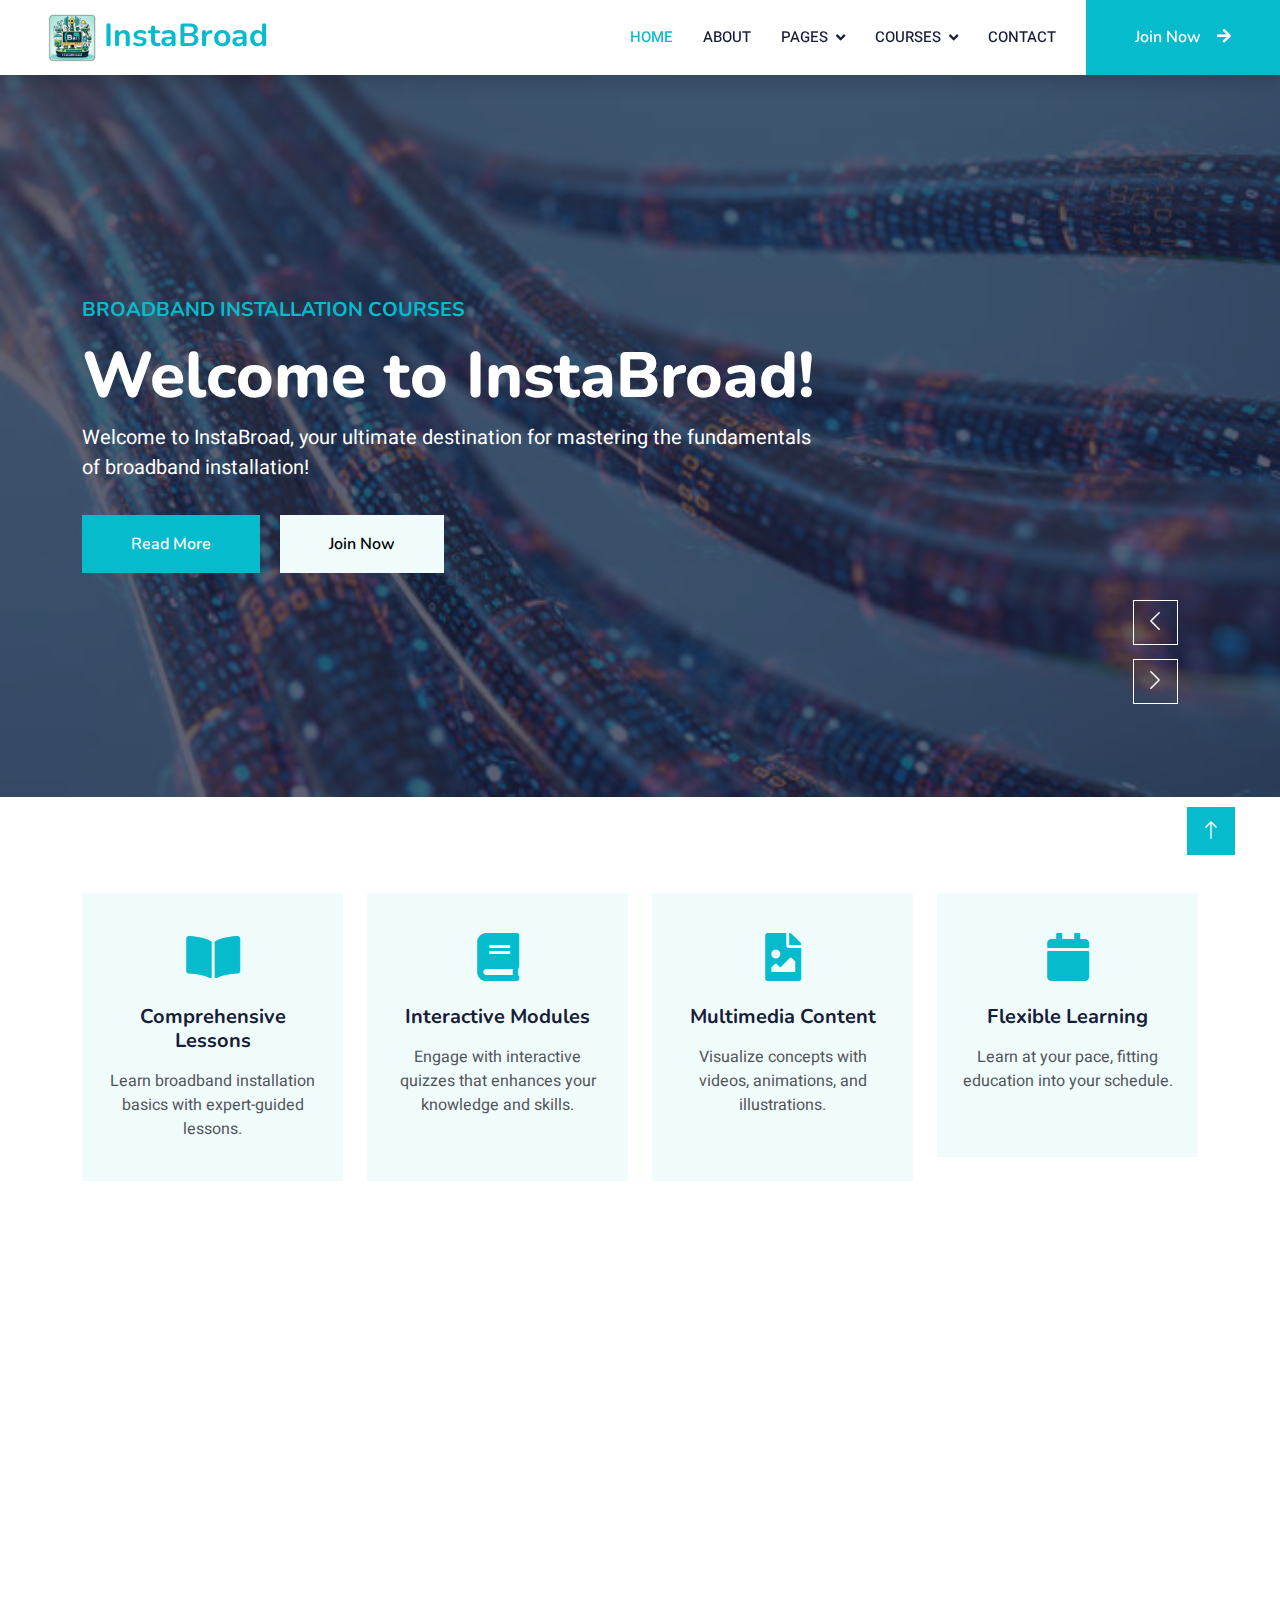
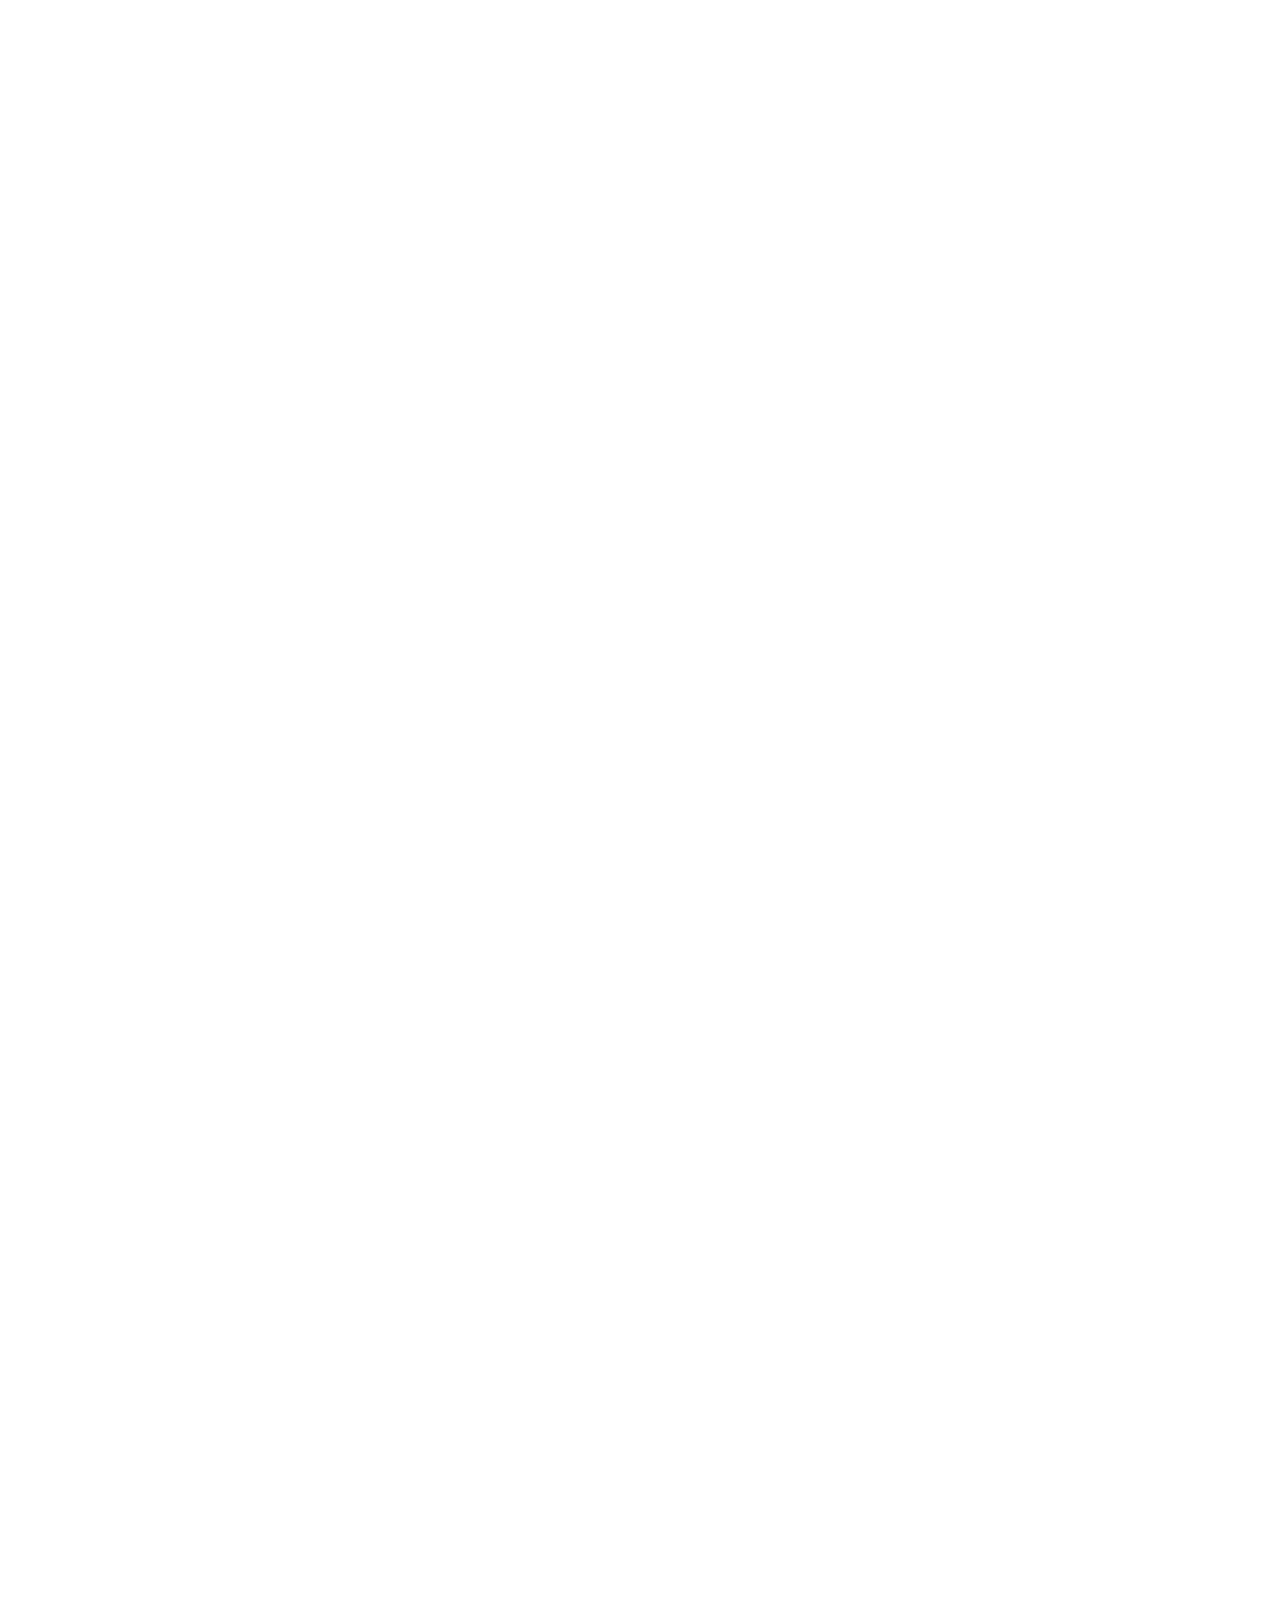
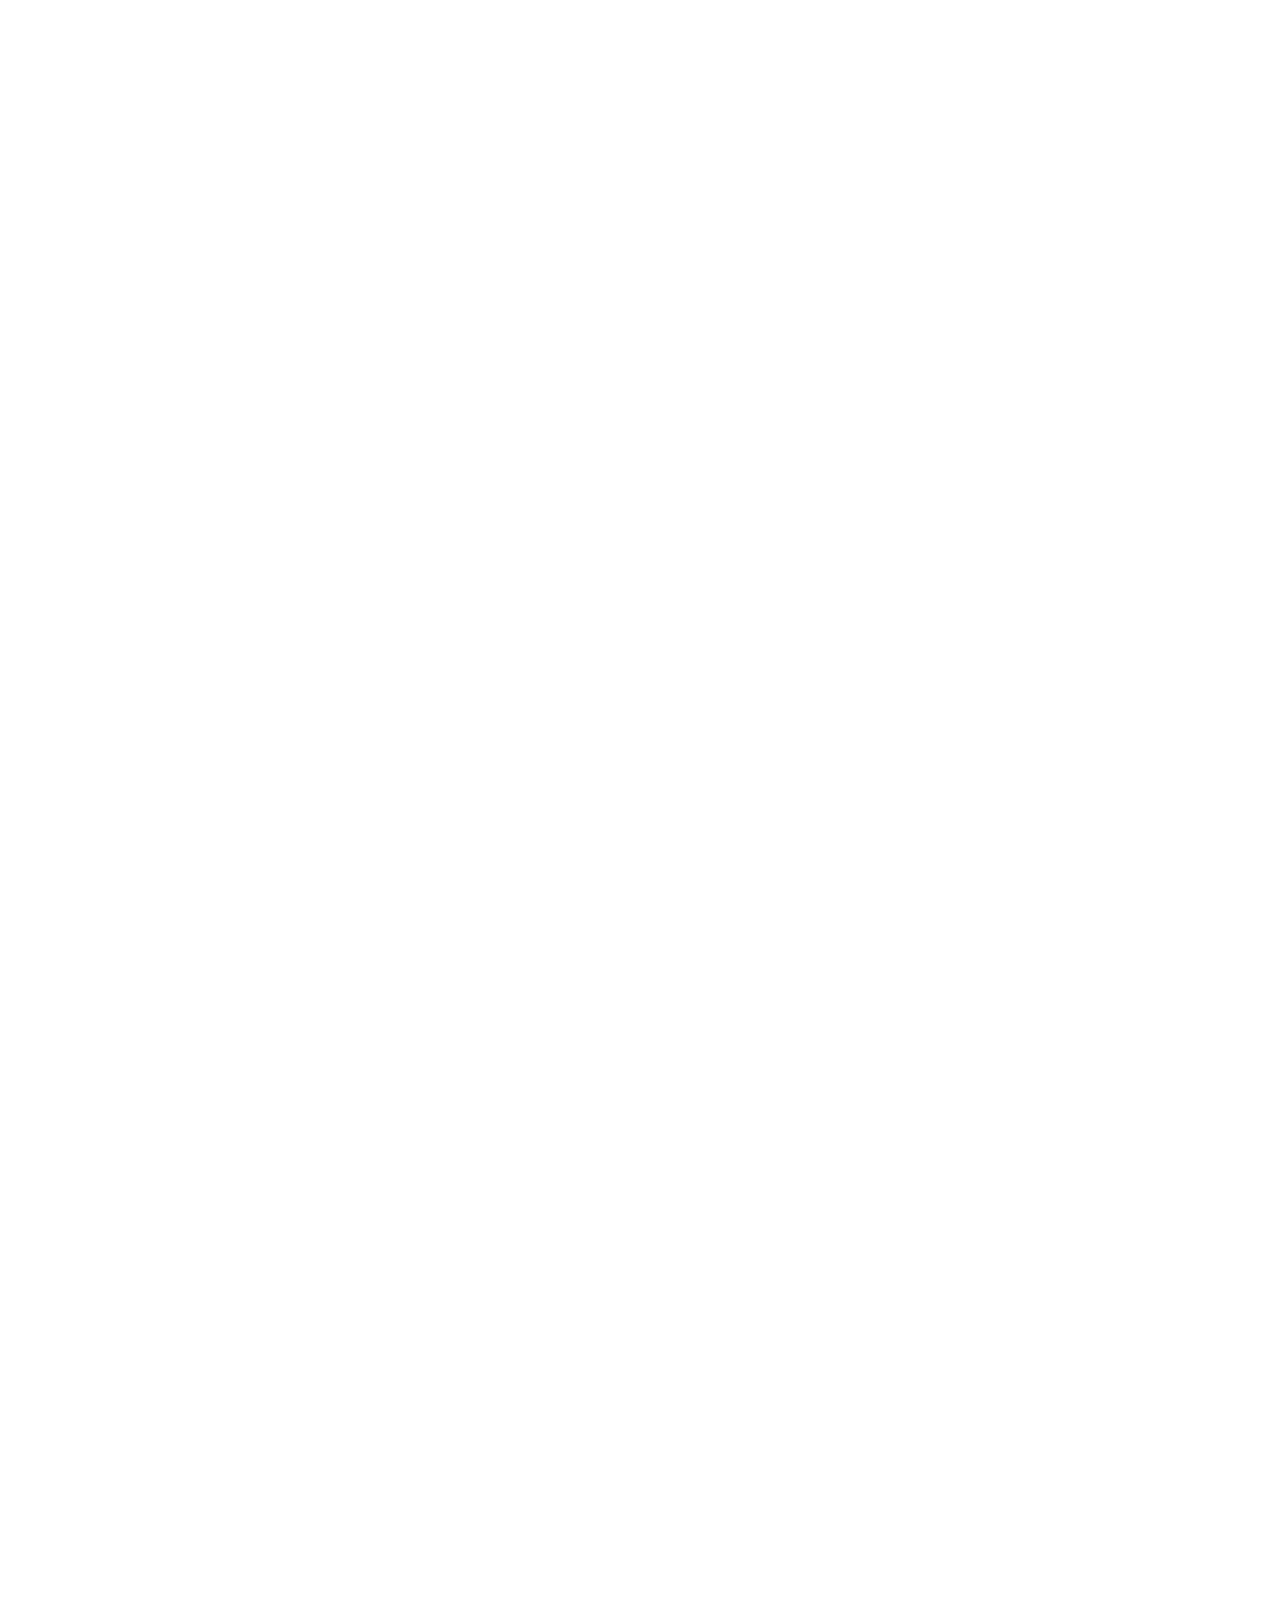
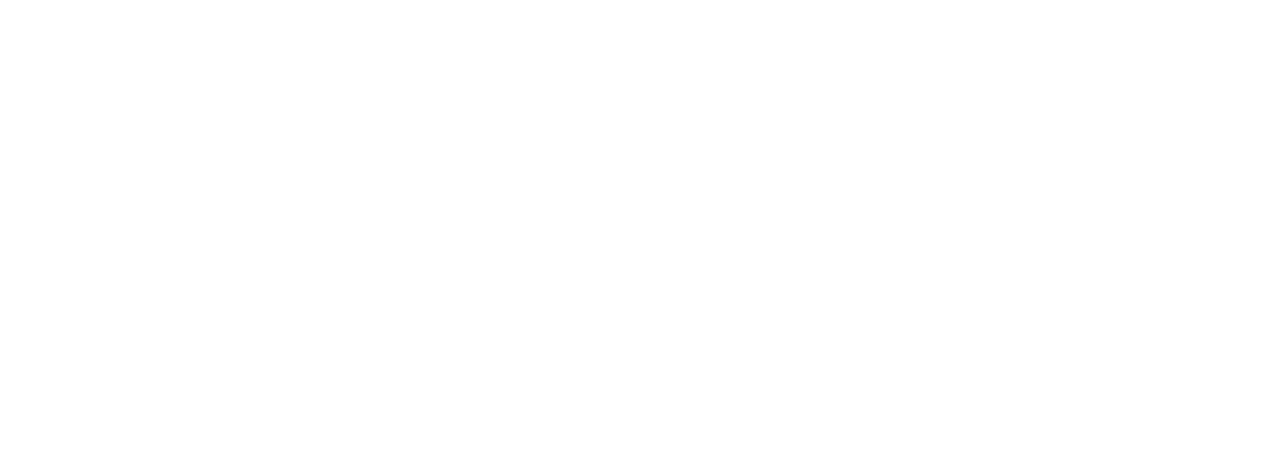
<file: index.html>
<!DOCTYPE html>
<html lang="en">

<head>
    <meta charset="utf-8">
    <title>InstaBroad</title>
    <meta content="width=device-width, initial-scale=1.0" name="viewport">
    <meta content="" name="keywords">
    <meta content="" name="description">

    <!-- Favicon -->
    <link href="img/favicon.ico" rel="icon">

    <!-- Google Web Fonts -->
    <link rel="preconnect" href="https://fonts.googleapis.com">
    <link rel="preconnect" href="https://fonts.gstatic.com" crossorigin>
    <link href="https://fonts.googleapis.com/css2?family=Heebo:wght@400;500;600&family=Nunito:wght@600;700;800&display=swap" rel="stylesheet">

    <!-- Icon Font Stylesheet -->
    <link href="https://cdnjs.cloudflare.com/ajax/libs/font-awesome/5.10.0/css/all.min.css" rel="stylesheet">
    <link href="https://cdn.jsdelivr.net/npm/bootstrap-icons@1.4.1/font/bootstrap-icons.css" rel="stylesheet">

    <!-- Libraries Stylesheet -->
    <link href="lib/animate/animate.min.css" rel="stylesheet">
    <link href="lib/owlcarousel/assets/owl.carousel.min.css" rel="stylesheet">

    <!-- Customized Bootstrap Stylesheet -->
    <link href="css/bootstrap.min.css" rel="stylesheet">

    <!-- Template Stylesheet -->
    <link href="css/style.css" rel="stylesheet">
</head>

<body>
    <!-- Spinner Start -->
    <div id="spinner" class="show bg-white position-fixed translate-middle w-100 vh-100 top-50 start-50 d-flex align-items-center justify-content-center">
        <div class="spinner-border text-primary" style="width: 3rem; height: 3rem;" role="status">
            <span class="sr-only">Loading...</span>
        </div>
    </div>
    <!-- Spinner End -->


    <!-- Navbar Start -->
    <nav class="navbar navbar-expand-lg bg-white navbar-light shadow sticky-top p-0">
        <a href="index.html" class="navbar-brand d-flex align-items-center px-4 px-lg-5">
            <h2 class="m-0 text-primary"><img src="img/instabroad-logo.png" style="height: 3rem; padding-right: 0.5rem;"></i>InstaBroad</h2>
        </a>
        <button type="button" class="navbar-toggler me-4" data-bs-toggle="collapse" data-bs-target="#navbarCollapse">
            <span class="navbar-toggler-icon"></span>
        </button>
        <div class="collapse navbar-collapse" id="navbarCollapse">
            <div class="navbar-nav ms-auto p-4 p-lg-0">
                <a href="index.html" class="nav-item nav-link active">Home</a>
                <a href="about.html" class="nav-item nav-link">About</a>
                <div class="nav-item dropdown">
                    <a href="#" class="nav-link dropdown-toggle" data-bs-toggle="dropdown">Pages</a>
                    <div class="dropdown-menu fade-down m-0">
                        <a href="team.html" class="dropdown-item">Our Team</a>
                        <a href="404.html" class="dropdown-item">References</a>
                        <a href="testimonial.html" class="dropdown-item">Testimonial</a>
                        <a href="404.html" class="dropdown-item">404 Page</a>
                    </div>
                </div>
                <div class="nav-item dropdown">
                    <a href="#" class="nav-link dropdown-toggle" data-bs-toggle="dropdown">Courses</a>
                    <div class="dropdown-menu fade-down m-0">
                        <a href="lesson-1.html" class="dropdown-item">Lesson 1</a>
                        <a href="testimonial.html" class="dropdown-item">Lesson 2</a>
                        <a href="404.html" class="dropdown-item">Lesson 3</a>
                        <a href="404.html" class="dropdown-item">Lesson 4</a>
                        <a href="404.html" class="dropdown-item">Lesson 5</a>
                        <a href="404.html" class="dropdown-item">Lesson 6</a>
                    </div>
                </div>
                <a href="contact.html" class="nav-item nav-link">Contact</a>
            </div>
            <a href="lesson-1.html" class="btn btn-primary py-4 px-lg-5 d-none d-lg-block">Join Now<i class="fa fa-arrow-right ms-3"></i></a>
        </div>
    </nav>
    <!-- Navbar End -->


    <!-- Carousel Start -->
    <div class="container-fluid p-0 mb-5">
        <div class="owl-carousel header-carousel position-relative">
            <div class="owl-carousel-item position-relative">
                <img class="img-fluid" src="img/carousel-1.jpg" alt="">
                <div class="position-absolute top-0 start-0 w-100 h-100 d-flex align-items-center" style="background: rgba(24, 29, 56, .7);">
                    <div class="container">
                        <div class="row justify-content-start">
                            <div class="col-sm-10 col-lg-8">
                                <h5 class="text-primary text-uppercase mb-3 animated slideInDown">Broadband Installation Courses</h5>
                                <h1 class="display-3 text-white animated slideInDown">Welcome to InstaBroad!</h1>
                                <p class="fs-5 text-white mb-4 pb-2">Welcome to InstaBroad, your ultimate destination for mastering the fundamentals of broadband installation!</p>
                                <a href="lesson-1.html" class="btn btn-primary py-md-3 px-md-5 me-3 animated slideInLeft">Read More</a>
                                <a href="lesson-1.html" class="btn btn-light py-md-3 px-md-5 animated slideInRight">Join Now</a>
                            </div>
                        </div>
                    </div>
                </div>
            </div>
            <div class="owl-carousel-item position-relative">
                <img class="img-fluid" src="img/carousel-2.jpg" alt="">
                <div class="position-absolute top-0 start-0 w-100 h-100 d-flex align-items-center" style="background: rgba(24, 29, 56, .7);">
                    <div class="container">
                        <div class="row justify-content-start">
                            <div class="col-sm-10 col-lg-8">
                                <h5 class="text-primary text-uppercase mb-3 animated slideInDown">Broadband Installation Courses</h5>
                                <h1 class="display-3 text-white animated slideInDown">Welcome to InstaBroad!</h1>
                                <p class="fs-5 text-white mb-4 pb-2">Our innovative e-learning application is designed to provide you with comprehensive lessons on the basics of broadband installation, catering to beginners and experts alike.</p>
                                <a href="lesson-1.html" class="btn btn-primary py-md-3 px-md-5 me-3 animated slideInLeft">Read More</a>
                                <a href="lesson-1.html" class="btn btn-light py-md-3 px-md-5 animated slideInRight">Join Now</a>
                            </div>
                        </div>
                    </div>
                </div>
            </div>
        </div>
    </div>
    <!-- Carousel End -->


    <!-- Service Start -->
    <div class="container-xxl py-5">
        <div class="container">
            <div class="row g-4">
                <div class="col-lg-3 col-sm-6 wow fadeInUp" data-wow-delay="0.1s">
                    <div class="service-item text-center pt-3">
                        <div class="p-4">
                            <i class="fa fa-3x fa-book-open text-primary mb-4"></i>
                            <h5 class="mb-3">Comprehensive Lessons</h5>
                            <p>Learn broadband installation basics with expert-guided lessons.</p>
                        </div>
                    </div>
                </div>
                <div class="col-lg-3 col-sm-6 wow fadeInUp" data-wow-delay="0.3s">
                    <div class="service-item text-center pt-3">
                        <div class="p-4">
                            <i class="fa fa-3x fa-solid fa-book text-primary mb-4"></i>
                            <h5 class="mb-3">Interactive Modules</h5>
                            <p>Engage with interactive quizzes that enhances your knowledge and skills.<br><br></p>
                        </div>
                    </div>
                </div>
                <div class="col-lg-3 col-sm-6 wow fadeInUp" data-wow-delay="0.5s">
                    <div class="service-item text-center pt-3">
                        <div class="p-4">
                            <i class="fa fa-3x fa-regular fa-file-image text-primary mb-4"></i>
                            <h5 class="mb-3">Multimedia Content</h5>
                            <p>Visualize concepts with videos, animations, and illustrations.<br><br></p>
                        </div>
                    </div>
                </div>
                <div class="col-lg-3 col-sm-6 wow fadeInUp" data-wow-delay="0.7s">
                    <div class="service-item text-center pt-3">
                        <div class="p-4">
                            <i class="fa fa-3x fa-regular fa-calendar text-primary mb-4"></i>
                            <h5 class="mb-3">Flexible Learning</h5>
                            <p>Learn at your pace, fitting education into your schedule.<br><br></p>
                        </div>
                    </div>
                </div>
                <div class="col-lg-3 col-sm-6 wow fadeInUp" data-wow-delay="0.9s">
                    <div class="service-item text-center pt-3">
                        <div class="p-4">
                            <i class="fa fa-3x fa-solid fa-certificate text-primary mb-4"></i>
                            <h5 class="mb-3">E-Certificates</h5>
                            <p>Receive electronic certificates upon course completion, showcasing your expertise.</p>
                        </div>
                    </div>
                </div>
            </div>
        </div>
    </div>
    <!-- Service End -->


    <!-- About Start -->
    <div class="container-xxl py-5">
        <div class="container">
            <div class="row g-5">
                <div class="col-lg-6 wow fadeInUp" data-wow-delay="0.1s" style="min-height: 400px;">
                    <div class="position-relative h-100">
                        <img class="img-fluid position-absolute w-100 h-100" src="img/instabroad-logo.png" alt="" style="object-fit: contain;">
                    </div>
                </div>
                <div class="col-lg-6 wow fadeInUp" data-wow-delay="0.3s">
                    <h6 class="section-title bg-white text-start text-primary pe-3">About Us</h6>
                    <h1 class="mb-4">Welcome to InstaBroad– Your Gateway to Broadband Mastery!</h1>
                    <p class="mb-4">With InstaBroad, you'll embark on a journey through user-friendly lessons that cover everything from understanding broadband technology to implementing safety guidelines during installation. </p>
                    <p class="mb-4">Whether you're a beginner looking to explore the world of broadband installation or a professional seeking to enhance your skills, our platform offers dynamic lessons tailored to your learning needs.</p>
                    <div class="row gy-2 gx-4 mb-4">
                        <div class="col-sm-6">
                            <p class="mb-0"><i class="fa fa-arrow-right text-primary me-2"></i>Comprehensive Lessons</p>
                        </div>
                        <div class="col-sm-6">
                            <p class="mb-0"><i class="fa fa-arrow-right text-primary me-2"></i>Interactive Modules</p>
                        </div>
                        <div class="col-sm-6">
                            <p class="mb-0"><i class="fa fa-arrow-right text-primary me-2"></i>Multimedia Content</p>
                        </div>
                        <div class="col-sm-6">
                            <p class="mb-0"><i class="fa fa-arrow-right text-primary me-2"></i>Flexible Learning</p>
                        </div>
                        <div class="col-sm-6">
                            <p class="mb-0"><i class="fa fa-arrow-right text-primary me-2"></i>E-Certificates</p>
                        </div>
                    </div>
                    <a class="btn btn-primary py-3 px-5 mt-2" href="">Read More</a>
                </div>
            </div>
        </div>
    </div>
    <!-- About End -->


    <!-- Courses Start -->
    <div class="container-xxl py-5">
        <div class="container">
            <div class="text-center wow fadeInUp" data-wow-delay="0.1s">
                <h6 class="section-title bg-white text-center text-primary px-3">Courses</h6>
                <h1 class="mb-5">Broadband Installation Courses</h1>
            </div>
            <div class="row g-4 justify-content-center">
                <div class="col-lg-4 col-md-6 wow fadeInUp" data-wow-delay="0.1s">
                    <div class="course-item bg-light">
                        <div class="position-relative overflow-hidden">
                            <a href="lesson-1.html"><img class="img-fluid" src="img/lesson-1.jfif" alt=""></a>
                            <div class="w-100 d-flex justify-content-center position-absolute bottom-0 start-0 mb-4">
                                <a href="lesson-1.html" class="flex-shrink-0 btn btn-sm btn-primary px-3 border-end" style="border-radius: 30px 0 0 30px;">Read More</a>
                                <a href="lesson-1.html" class="flex-shrink-0 btn btn-sm btn-primary px-3" style="border-radius: 0 30px 30px 0;">Join Now</a>
                            </div>
                        </div>
                        <div class="text-center p-4 pb-0">
                            <h3 class="mb-0">Lesson 1:</h3>
                            <div class="mb-3">
                            </div>
                            <h5 class="mb-4">Unveiling the Broadband Technology: An Introductory Lesson</h5>
                        </div>
                        <div class="d-flex border-top">
                            <small class="flex-fill text-center border-end py-2"><i class="fa fa-user-tie text-primary me-2"></i>John Doe</small>
                            <small class="flex-fill text-center border-end py-2"><i class="fa fa-clock text-primary me-2"></i>1.49 Hrs</small>
                            <small class="flex-fill text-center py-2"><i class="fa fa-user text-primary me-2"></i>ICT Learners</small>
                        </div>
                    </div>
                </div>
                <div class="col-lg-4 col-md-6 wow fadeInUp" data-wow-delay="0.3s">
                    <div class="course-item bg-light">
                        <div class="position-relative overflow-hidden">
                            <img class="img-fluid" src="img/lesson-2.jfif" alt="">
                            <div class="w-100 d-flex justify-content-center position-absolute bottom-0 start-0 mb-4">
                                <a href="#" class="flex-shrink-0 btn btn-sm btn-primary px-3 border-end" style="border-radius: 30px 0 0 30px;">Read More</a>
                                <a href="#" class="flex-shrink-0 btn btn-sm btn-primary px-3" style="border-radius: 0 30px 30px 0;">Join Now</a>
                            </div>
                        </div>
                        <div class="text-center p-4 pb-0">
                            <h3 class="mb-0">Lesson 2:</h3>
                            <div class="mb-3">
                            </div>
                            <h5 class="mb-4">Understanding Customer Premise Equipment: A Comprehensive Guide</h5>
                        </div>
                        <div class="d-flex border-top">
                            <small class="flex-fill text-center border-end py-2"><i class="fa fa-user-tie text-primary me-2"></i>Denver Reyes</small>
                            <small class="flex-fill text-center border-end py-2"><i class="fa fa-clock text-primary me-2"></i>1.49 Hrs</small>
                            <small class="flex-fill text-center py-2"><i class="fa fa-user text-primary me-2"></i>ICT Learners</small>
                        </div>
                    </div>
                </div>
                <div class="col-lg-4 col-md-6 wow fadeInUp" data-wow-delay="0.5s">
                    <div class="course-item bg-light">
                        <div class="position-relative overflow-hidden">
                            <img class="img-fluid" src="img/lesson-3.jfif" alt="">
                            <div class="w-100 d-flex justify-content-center position-absolute bottom-0 start-0 mb-4">
                                <a href="#" class="flex-shrink-0 btn btn-sm btn-primary px-3 border-end" style="border-radius: 30px 0 0 30px;">Read More</a>
                                <a href="#" class="flex-shrink-0 btn btn-sm btn-primary px-3" style="border-radius: 0 30px 30px 0;">Join Now</a>
                            </div>
                        </div>
                        <div class="text-center p-4 pb-0">
                            <h3 class="mb-0">Lesson 3:</h3>
                            <div class="mb-3">
                            </div>
                            <h5 class="mb-4">Implementing Efficiency: Mastering the 5S Methodology<br><br></h5>
                        </div>
                        <div class="d-flex border-top">
                            <small class="flex-fill text-center border-end py-2"><i class="fa fa-user-tie text-primary me-2"></i>Denver Reyes</small>
                            <small class="flex-fill text-center border-end py-2"><i class="fa fa-clock text-primary me-2"></i>1.49 Hrs</small>
                            <small class="flex-fill text-center py-2"><i class="fa fa-user text-primary me-2"></i>ICT Learners</small>
                        </div>
                    </div>
                </div>
                <div class="col-lg-4 col-md-6 wow fadeInUp" data-wow-delay="0.7s">
                    <div class="course-item bg-light">
                        <div class="position-relative overflow-hidden">
                            <img class="img-fluid" src="img/lesson-4.jfif" alt="">
                            <div class="w-100 d-flex justify-content-center position-absolute bottom-0 start-0 mb-4">
                                <a href="#" class="flex-shrink-0 btn btn-sm btn-primary px-3 border-end" style="border-radius: 30px 0 0 30px;">Read More</a>
                                <a href="#" class="flex-shrink-0 btn btn-sm btn-primary px-3" style="border-radius: 0 30px 30px 0;">Join Now</a>
                            </div>
                        </div>
                        <div class="text-center p-4 pb-0">
                            <h3 class="mb-0">Lesson 4:</h3>
                            <div class="mb-3">
                            </div>
                            <h5 class="mb-4">Ensuring Workplace Well-being: Navigating Occupational Health Standards</h5>
                        </div>
                        <div class="d-flex border-top">
                            <small class="flex-fill text-center border-end py-2"><i class="fa fa-user-tie text-primary me-2"></i>John Doe</small>
                            <small class="flex-fill text-center border-end py-2"><i class="fa fa-clock text-primary me-2"></i>1.49 Hrs</small>
                            <small class="flex-fill text-center py-2"><i class="fa fa-user text-primary me-2"></i>ICT Learners</small>
                        </div>
                    </div>
                </div>
                <div class="col-lg-4 col-md-6 wow fadeInUp" data-wow-delay="0.9s">
                    <div class="course-item bg-light">
                        <div class="position-relative overflow-hidden">
                            <img class="img-fluid" src="img/lesson-5.jfif" alt="">
                            <div class="w-100 d-flex justify-content-center position-absolute bottom-0 start-0 mb-4">
                                <a href="#" class="flex-shrink-0 btn btn-sm btn-primary px-3 border-end" style="border-radius: 30px 0 0 30px;">Read More</a>
                                <a href="#" class="flex-shrink-0 btn btn-sm btn-primary px-3" style="border-radius: 0 30px 30px 0;">Join Now</a>
                            </div>
                        </div>
                        <div class="text-center p-4 pb-0">
                            <h3 class="mb-0">Lesson 5:</h3>
                            <div class="mb-3">
                            </div>
                            <h5 class="mb-4">Prioritizing Safety: Essential Guidelines for Broadband Installation</h5>
                        </div>
                        <div class="d-flex border-top">
                            <small class="flex-fill text-center border-end py-2"><i class="fa fa-user-tie text-primary me-2"></i>Denver Reyes</small>
                            <small class="flex-fill text-center border-end py-2"><i class="fa fa-clock text-primary me-2"></i>1.49 Hrs</small>
                            <small class="flex-fill text-center py-2"><i class="fa fa-user text-primary me-2"></i>ICT Learners</small>
                        </div>
                    </div>
                </div>
                <div class="col-lg-4 col-md-6 wow fadeInUp" data-wow-delay="1.1s">
                    <div class="course-item bg-light">
                        <div class="position-relative overflow-hidden">
                            <img class="img-fluid" src="img/lesson-6.jfif" alt="">
                            <div class="w-100 d-flex justify-content-center position-absolute bottom-0 start-0 mb-4">
                                <a href="#" class="flex-shrink-0 btn btn-sm btn-primary px-3 border-end" style="border-radius: 30px 0 0 30px;">Read More</a>
                                <a href="#" class="flex-shrink-0 btn btn-sm btn-primary px-3" style="border-radius: 0 30px 30px 0;">Join Now</a>
                            </div>
                        </div>
                        <div class="text-center p-4 pb-0">
                            <h3 class="mb-0">Lesson 6:</h3>
                            <div class="mb-3">
                            </div>
                            <h5 class="mb-4">Mastering Computer Operations: Techniques, Tools, and Equipment</h5>
                        </div>
                        <div class="d-flex border-top">
                            <small class="flex-fill text-center border-end py-2"><i class="fa fa-user-tie text-primary me-2"></i>Denver Reyes</small>
                            <small class="flex-fill text-center border-end py-2"><i class="fa fa-clock text-primary me-2"></i>1.49 Hrs</small>
                            <small class="flex-fill text-center py-2"><i class="fa fa-user text-primary me-2"></i>ICT Learners</small>
                        </div>
                    </div>
                </div>
            </div>
        </div>
    </div>
    <!-- Courses End -->


    <!-- Team Start -->
    <div class="container-xxl py-5">
        <div class="container">
            <div class="text-center wow fadeInUp" data-wow-delay="0.1s">
                <h6 class="section-title bg-white text-center text-primary px-3">Instructor</h6>
                <h1 class="mb-5">Expert Instructor</h1>
            </div>
            <div class="row g-4">
                <div class="col-lg-3 col-md-6 wow fadeInUp" data-wow-delay="0.1s">
                    <div class="team-item bg-light">
                        <div class="overflow-hidden">
                            <img class="img-fluid" src="img/maam-alenie.jpg" alt="">
                        </div>
                        <div class="position-relative d-flex justify-content-center" style="margin-top: -23px;">
                            <div class="bg-light d-flex justify-content-center pt-2 px-1">
                                <a class="btn btn-sm-square btn-primary mx-1" href=""><i class="fab fa-facebook-f"></i></a>
                                <a class="btn btn-sm-square btn-primary mx-1" href=""><i class="fab fa-twitter"></i></a>
                                <a class="btn btn-sm-square btn-primary mx-1" href=""><i class="fab fa-instagram"></i></a>
                            </div>
                        </div>
                        <div class="text-center p-4">
                            <h5 class="mb-0">Alenie Dualan</h5>
                            <small>Industry Linkage Coordinator</small>
                        </div>
                    </div>
                </div>
            </div>
        </div>
    </div>
    <!-- Team End -->


    <!-- Testimonial Start -->
    <div class="container-xxl py-5 wow fadeInUp" data-wow-delay="0.1s">
        <div class="container">
            <div class="text-center">
                <h6 class="section-title bg-white text-center text-primary px-3">Testimonial</h6>
                <h1 class="mb-5">Our Students Say!</h1>
            </div>
            <div class="owl-carousel testimonial-carousel position-relative">
                <div class="testimonial-item text-center">
                    <img class="border rounded-circle p-2 mx-auto mb-3" src="img/denver.jpg" style="width: 100px; height: 100px;">
                    <h5 class="mb-0">Denver Reyes</h5>
                    <p>BBI Student</p>
                    <div class="testimonial-text bg-light text-center p-4">
                    <p class="mb-0">InstaBroad appears to be a user-friendly and comprehensive platform that aligns with the needs of ICT students aiming to enhance their knowledge of broadband installation.</p>
                    </div>
                </div>
                <div class="testimonial-item text-center">
                    <img class="border rounded-circle p-2 mx-auto mb-3" src="img/elaisa.jpg" style="width: 100px; height: 100px;">
                    <h5 class="mb-0">Elaisa Rectra</h5>
                    <p>BBI Student</p>
                    <div class="testimonial-text bg-light text-center p-4">
                    <p class="mb-0">InstaBroad is such an innovative application for teaching students the proper knowledge regarding ICT topics that will greatly help them in their pursued specialization.</p>
                    </div>
                </div>
                <div class="testimonial-item text-center">
                    <img class="border rounded-circle p-2 mx-auto mb-3" src="img/rolly.jpg" style="width: 100px; height: 100px;">
                    <h5 class="mb-0">Rolly Roxas</h5>
                    <p>BBI Student</p>
                    <div class="testimonial-text bg-light text-center p-4">
                    <p class="mb-0">InstaBroad should be implemented to many people and it should be placed in the playstore because this application is a great help especially to students who need guidelines to facilitate what they do.</p>
                    </div>
                </div>
                <div class="testimonial-item text-center">
                    <img class="border rounded-circle p-2 mx-auto mb-3" src="img/wynzyl.jpg" style="width: 100px; height: 100px;">
                    <h5 class="mb-0">Wynzyl Vlademer Cabug</h5>
                    <p>BBI Student</p>
                    <div class="testimonial-text bg-light text-center p-4">
                    <p class="mb-0">Instabroad is a learning application about broadband installation that make your work easier.<br><br><br></p>
                    </div>
                </div>
            </div>
        </div>
    </div>
    <!-- Testimonial End -->
        

    <!-- Footer Start -->
    <div class="container-fluid bg-dark text-light footer pt-5 mt-5 wow fadeIn" data-wow-delay="0.1s">
        <div class="container py-5">
            <div class="row g-5">
                <div class="col-lg-3 col-md-6">
                    <h4 class="text-white mb-3">Quick Link</h4>
                    <a class="btn btn-link" href="">About Us</a>
                    <a class="btn btn-link" href="">Contact Us</a>
                    <a class="btn btn-link" href="">Privacy Policy</a>
                    <a class="btn btn-link" href="">Terms & Condition</a>
                    <a class="btn btn-link" href="">FAQs & Help</a>
                </div>
                <div class="col-lg-3 col-md-6">
                    <h4 class="text-white mb-3">Contact</h4>
                    <p class="mb-2"><i class="fa fa-map-marker-alt me-3"></i>Imelda Ave. Brgy Langam San Pedro Laguna</p>
                    <p class="mb-2"><i class="fa fa-phone-alt me-3"></i>(02) 8868 1174</p>
                    <p class="mb-2"><i class="fa fa-envelope me-3"></i>instabroad@gmail.com</p>
                    <div class="d-flex pt-2">
                        <a class="btn btn-outline-light btn-social" href=""><i class="fab fa-twitter"></i></a>
                        <a class="btn btn-outline-light btn-social" href=""><i class="fab fa-facebook-f"></i></a>
                        <a class="btn btn-outline-light btn-social" href=""><i class="fab fa-youtube"></i></a>
                        <a class="btn btn-outline-light btn-social" href=""><i class="fab fa-linkedin-in"></i></a>
                    </div>
                </div>
                <div class="col-lg-3 col-md-6">
                    <h4 class="text-white mb-3">Gallery</h4>
                    <div class="row g-2 pt-2">
                        <div class="col-4">
                            <img class="img-fluid bg-light p-1" src="img/lesson-1.jfif" alt="">
                        </div>
                        <div class="col-4">
                            <img class="img-fluid bg-light p-1" src="img/lesson-2.jfif" alt="">
                        </div>
                        <div class="col-4">
                            <img class="img-fluid bg-light p-1" src="img/lesson-3.jfif" alt="">
                        </div>
                        <div class="col-4">
                            <img class="img-fluid bg-light p-1" src="img/lesson-4.jfif" alt="">
                        </div>
                        <div class="col-4">
                            <img class="img-fluid bg-light p-1" src="img/lesson-5.jfif" alt="">
                        </div>
                        <div class="col-4">
                            <img class="img-fluid bg-light p-1" src="img/lesson-6.jfif" alt="">
                        </div>
                    </div>
                </div>
                <div class="col-lg-3 col-md-6">
                    <h4 class="text-white mb-3">Newsletter</h4>
                    <p>Sign up for our newsletter to receive the latest updates about InstaBroad.</p>
                    <div class="position-relative mx-auto" style="max-width: 400px;">
                        <input class="form-control border-0 w-100 py-3 ps-4 pe-5" type="text" placeholder="Your email">
                        <button type="button" class="btn btn-primary py-2 position-absolute top-0 end-0 mt-2 me-2">SignUp</button>
                    </div>
                </div>
            </div>
        </div>
        <div class="container">
            <div class="copyright">
                <div class="row">
                    <div class="col-md-6 text-center text-md-start mb-3 mb-md-0">
                        &copy; <a class="border-bottom" href="#">Instabroad</a>, All Right Reserved.

                        
                    </div>
                    <div class="col-md-6 text-center text-md-end">
                        <div class="footer-menu">
                            <a href="">Home</a>
                            <a href="">About</a>
                            <a href="">Help</a>
                            <a href="">FQAs</a>
                        </div>
                    </div>
                </div>
            </div>
        </div>
    </div>
    <!-- Footer End -->


    <!-- Back to Top -->
    <a href="#" class="btn btn-lg btn-primary btn-lg-square back-to-top"><i class="bi bi-arrow-up"></i></a>


    <!-- JavaScript Libraries -->
    <script src="https://code.jquery.com/jquery-3.4.1.min.js"></script>
    <script src="https://cdn.jsdelivr.net/npm/bootstrap@5.0.0/dist/js/bootstrap.bundle.min.js"></script>
    <script src="lib/wow/wow.min.js"></script>
    <script src="lib/easing/easing.min.js"></script>
    <script src="lib/waypoints/waypoints.min.js"></script>
    <script src="lib/owlcarousel/owl.carousel.min.js"></script>

    <!-- Template Javascript -->
    <script src="js/main.js"></script>
</body>

</html>
</file>
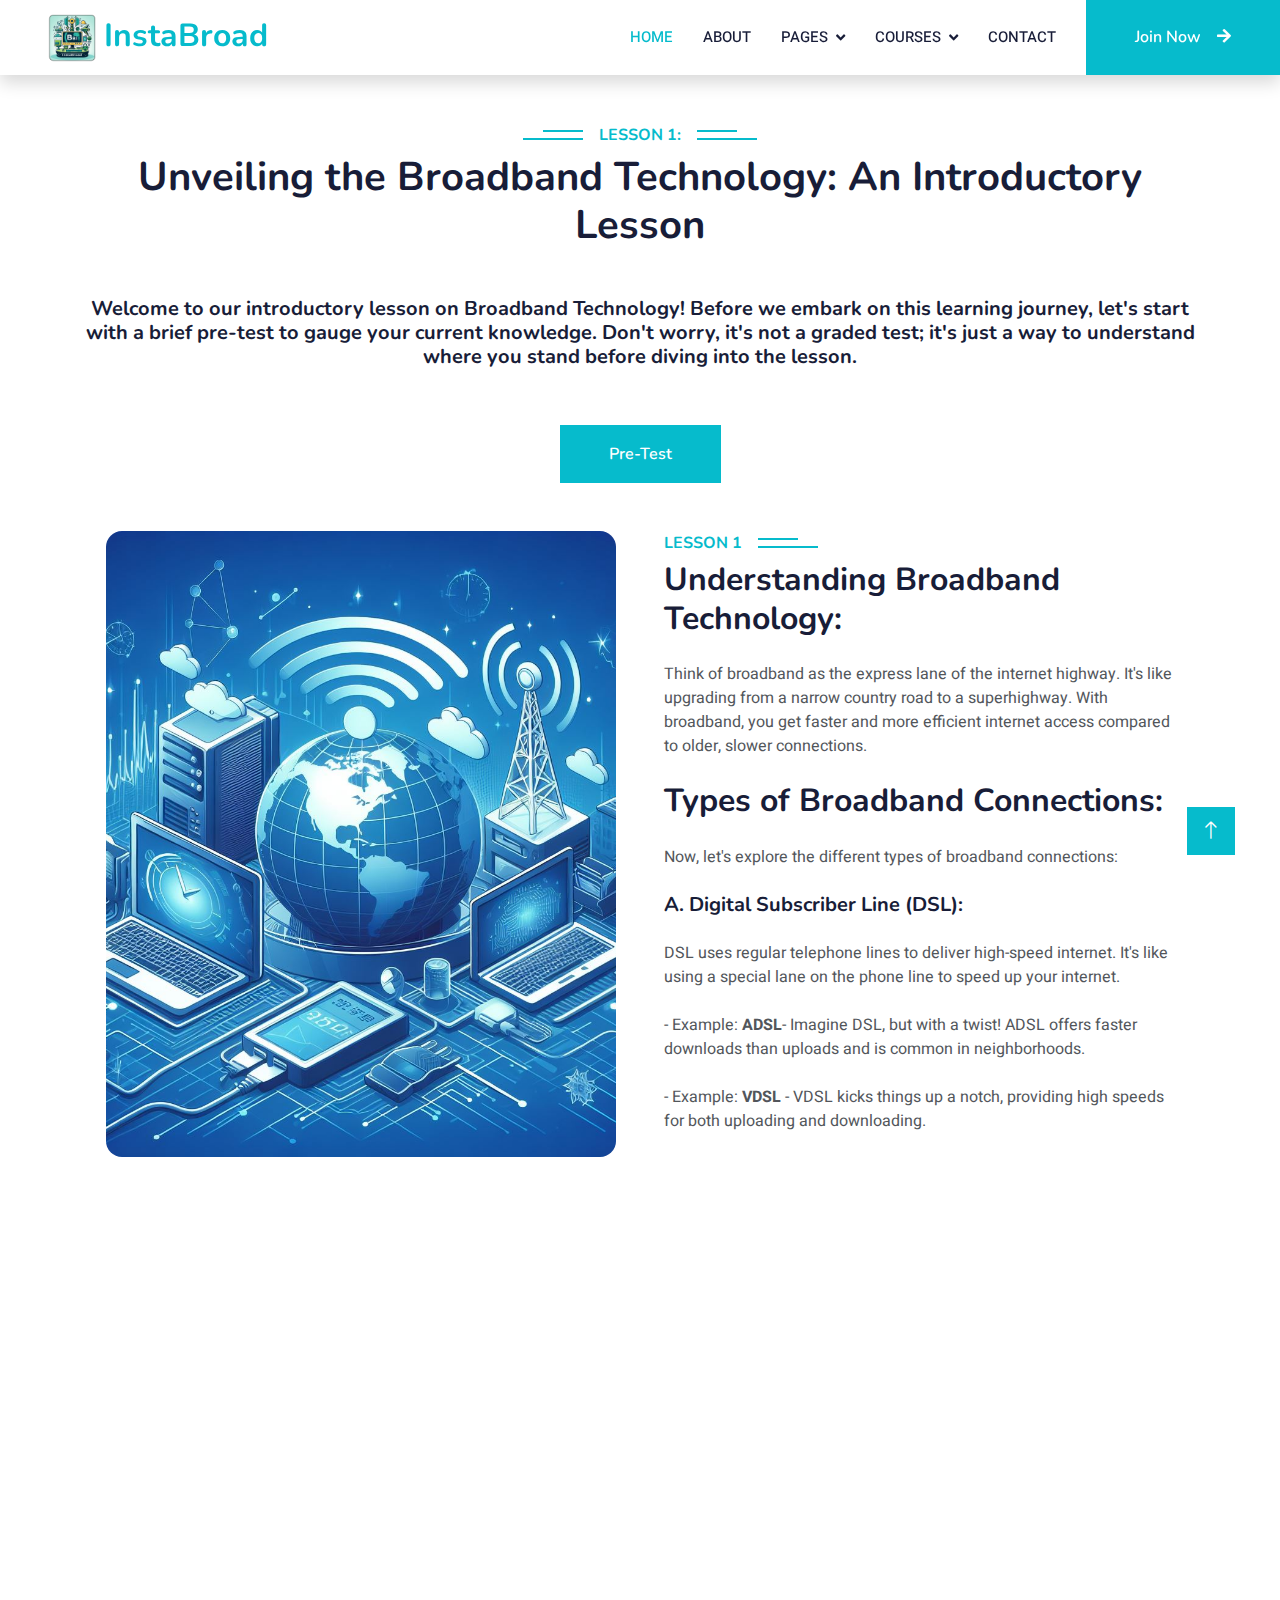
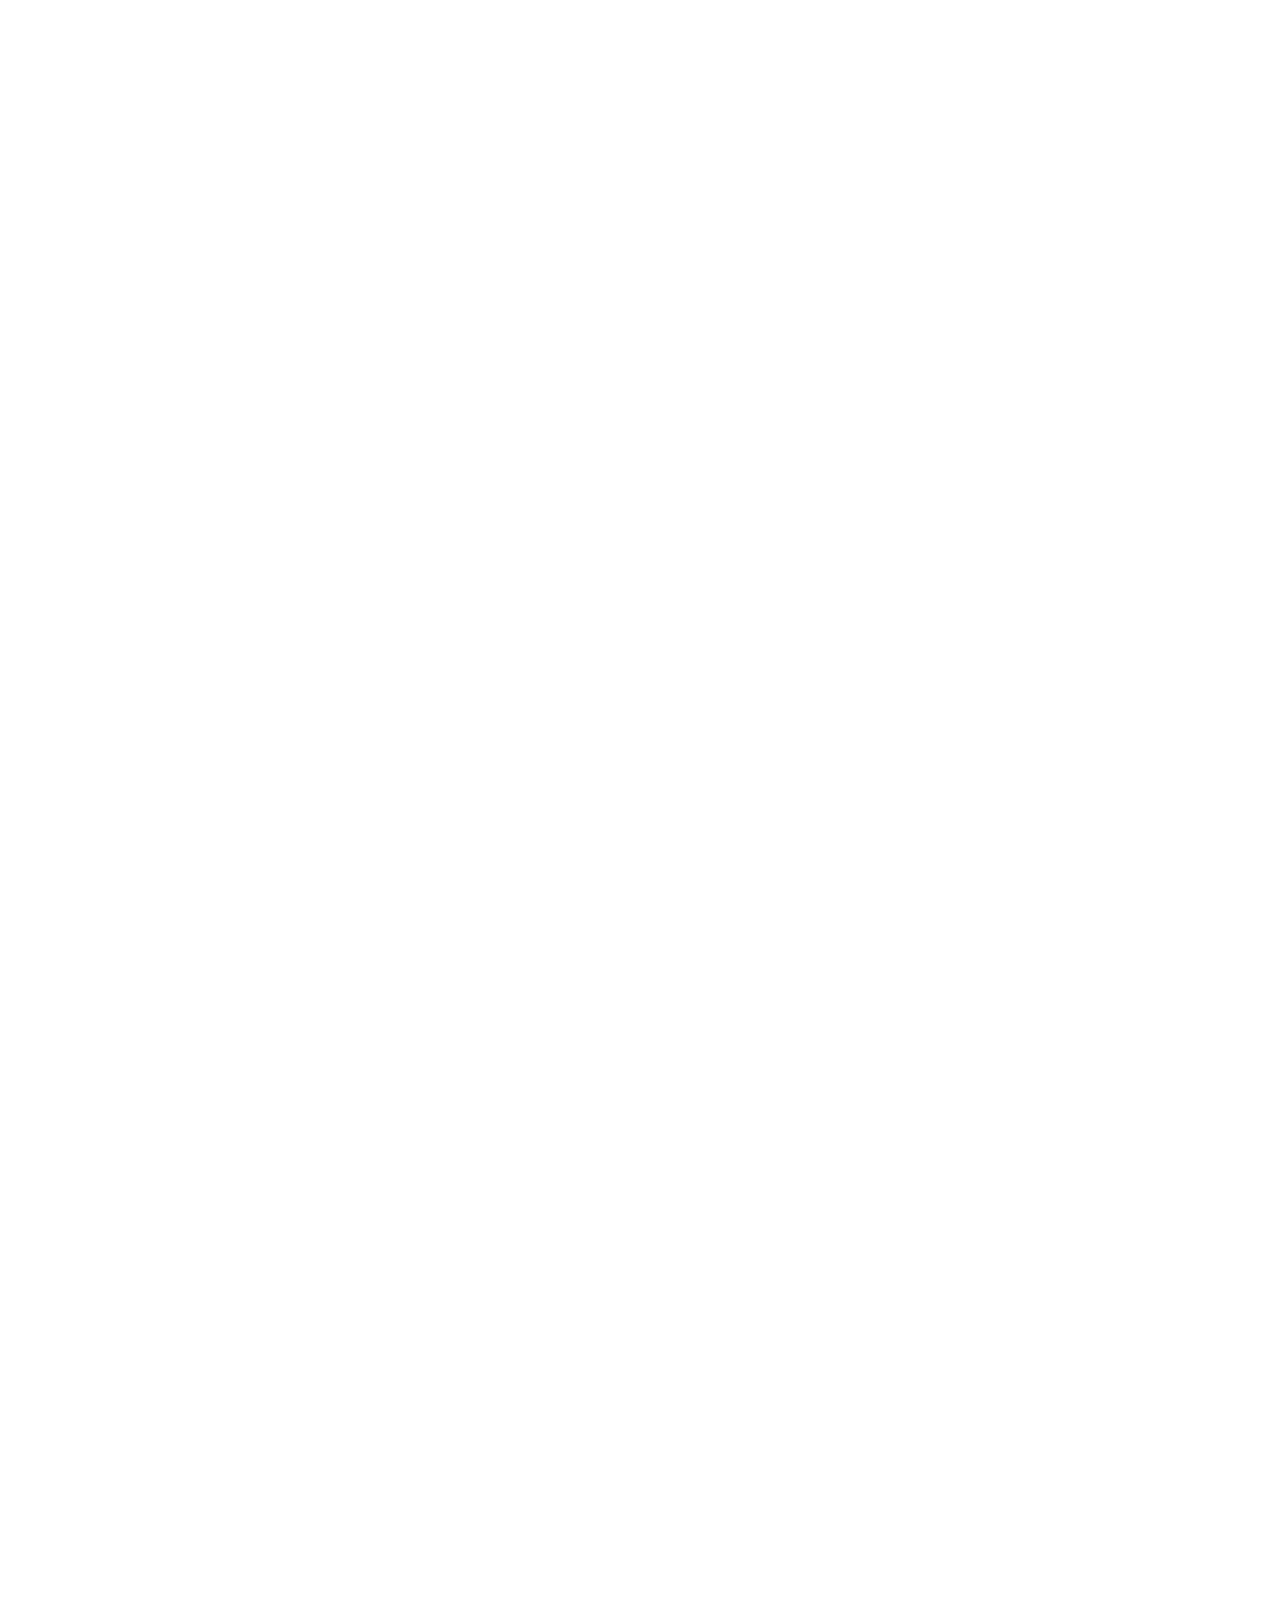
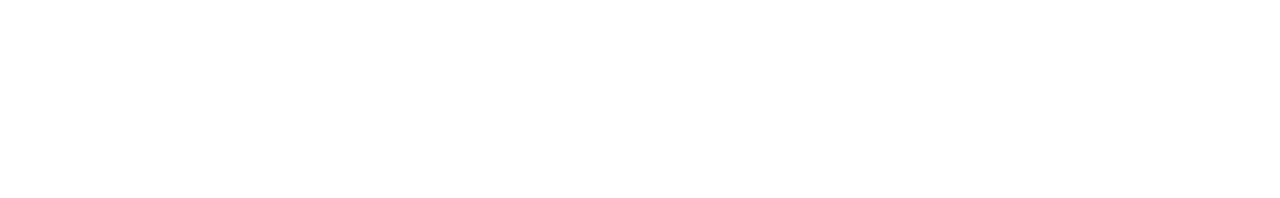
<file: lesson-1.html>
<!DOCTYPE html>
<html lang="en">

<head>
    <meta charset="utf-8">
    <title>InstaBroad</title>
    <meta content="width=device-width, initial-scale=1.0" name="viewport">
    <meta content="" name="keywords">
    <meta content="" name="description">

    <!-- Favicon -->
    <link href="img/favicon.ico" rel="icon">

    <!-- Google Web Fonts -->
    <link rel="preconnect" href="https://fonts.googleapis.com">
    <link rel="preconnect" href="https://fonts.gstatic.com" crossorigin>
    <link href="https://fonts.googleapis.com/css2?family=Heebo:wght@400;500;600&family=Nunito:wght@600;700;800&display=swap" rel="stylesheet">

    <!-- Icon Font Stylesheet -->
    <link href="https://cdnjs.cloudflare.com/ajax/libs/font-awesome/5.10.0/css/all.min.css" rel="stylesheet">
    <link href="https://cdn.jsdelivr.net/npm/bootstrap-icons@1.4.1/font/bootstrap-icons.css" rel="stylesheet">

    <!-- Libraries Stylesheet -->
    <link href="lib/animate/animate.min.css" rel="stylesheet">
    <link href="lib/owlcarousel/assets/owl.carousel.min.css" rel="stylesheet">

    <!-- Customized Bootstrap Stylesheet -->
    <link href="css/bootstrap.min.css" rel="stylesheet">

    <!-- Template Stylesheet -->
    <link href="css/style.css" rel="stylesheet">
</head>

<body>
    <!-- Spinner Start -->
    <div id="spinner" class="show bg-white position-fixed translate-middle w-100 vh-100 top-50 start-50 d-flex align-items-center justify-content-center">
        <div class="spinner-border text-primary" style="width: 3rem; height: 3rem;" role="status">
            <span class="sr-only">Loading...</span>
        </div>
    </div>
    <!-- Spinner End -->


    <!-- Navbar Start -->
    <nav class="navbar navbar-expand-lg bg-white navbar-light shadow sticky-top p-0">
        <a href="index.html" class="navbar-brand d-flex align-items-center px-4 px-lg-5">
            <h2 class="m-0 text-primary"><img src="img/instabroad-logo.png" style="height: 3rem; padding-right: 0.5rem;"></i>InstaBroad</h2>
        </a>
        <button type="button" class="navbar-toggler me-4" data-bs-toggle="collapse" data-bs-target="#navbarCollapse">
            <span class="navbar-toggler-icon"></span>
        </button>
        <div class="collapse navbar-collapse" id="navbarCollapse">
            <div class="navbar-nav ms-auto p-4 p-lg-0">
                <a href="index.html" class="nav-item nav-link active">Home</a>
                <a href="about.html" class="nav-item nav-link">About</a>
                <div class="nav-item dropdown">
                    <a href="#" class="nav-link dropdown-toggle" data-bs-toggle="dropdown">Pages</a>
                    <div class="dropdown-menu fade-down m-0">
                        <a href="team.html" class="dropdown-item">Our Team</a>
                        <a href="404.html" class="dropdown-item">References</a>
                        <a href="testimonial.html" class="dropdown-item">Testimonial</a>
                        <a href="404.html" class="dropdown-item">404 Page</a>
                    </div>
                </div>
                <div class="nav-item dropdown">
                    <a href="#" class="nav-link dropdown-toggle" data-bs-toggle="dropdown">Courses</a>
                    <div class="dropdown-menu fade-down m-0">
                        <a href="lesson-1.html" class="dropdown-item">Lesson 1</a>
                        <a href="testimonial.html" class="dropdown-item">Lesson 2</a>
                        <a href="404.html" class="dropdown-item">Lesson 3</a>
                        <a href="404.html" class="dropdown-item">Lesson 4</a>
                        <a href="404.html" class="dropdown-item">Lesson 5</a>
                        <a href="404.html" class="dropdown-item">Lesson 6</a>
                    </div>
                </div>
                <a href="contact.html" class="nav-item nav-link">Contact</a>
            </div>
            <a href="" class="btn btn-primary py-4 px-lg-5 d-none d-lg-block">Join Now<i class="fa fa-arrow-right ms-3"></i></a>
        </div>
    </nav>
    <!-- Navbar End -->


    <!-- About Start -->
    <div class="container-xxl py-5">
        <div class="container">
            <div class="text-center wow fadeInUp" data-wow-delay="0.1s">
                <h6 class="section-title bg-white text-center text-primary px-3">Lesson 1:</h6>
                <h1 class="mb-5">Unveiling the Broadband Technology: An Introductory Lesson</h1>
            </div>
            <div class="text-center wow fadeInUp" data-wow-delay="0.1s">
                <h5 class="mb-5">Welcome to our introductory lesson on Broadband Technology! Before we embark on this learning journey, let's start with a brief pre-test to gauge your current knowledge. Don't worry, it's not a graded test; it's just a way to understand where you stand before diving into the lesson.</h5>
                <a class="btn btn-primary py-3 px-5 mt-2" href="https://forms.gle/p9SodxhVtVTm9DybA">Pre-Test</a>
            </div>
    <div class="container-xxl py-5">
        <div class="container">
            <div class="row g-5">
                <div class="col-lg-6 wow fadeInUp" data-wow-delay="0.1s" style="min-height: 400px;">
                    <div class="position-relative h-100">
                        <img class="img-fluid position-absolute w-100 h-100" src="img/lesson-1-1.jfif" alt="" style="object-fit: cover; border-radius: 1rem;">
                    </div>
                </div>
                <div class="col-lg-6 wow fadeInUp" data-wow-delay="0.3s">
                    <h6 class="section-title bg-white text-start text-primary pe-3">Lesson 1</h6>
                    <h2 class="mb-4">Understanding Broadband Technology:</h2>
                    <p class="mb-4">Think of broadband as the express lane of the internet highway. It's like upgrading from a narrow country road to a superhighway. With broadband, you get faster and more efficient internet access compared to older, slower connections.</p>
                    <h2 class="mb-4">Types of Broadband Connections:</h2>
                    <p class="mb-4">Now, let's explore the different types of broadband connections:</p>
                    <h5 class="mb-4">A. Digital Subscriber Line (DSL):</h5>
                    <p class="mb-4"> DSL uses regular telephone lines to deliver high-speed internet. It's like using a special lane on the phone line to speed up your internet.<br><br>
                        - Example: <b>ADSL</b>- Imagine DSL, but with a twist! ADSL offers faster downloads than uploads and is common in neighborhoods.<br><br>
                        - Example: <b>VDSL</b> - VDSL kicks things up a notch, providing high speeds for both uploading and downloading.
                     </p>
            </div>
        </div>
    </div>
    <div class="container-xxl py-5">
        <div class="container">
            <div class="row g-5">
                <div class="col-lg-6 wow fadeInUp" data-wow-delay="0.1s" style="min-height: 400px;">
                    <div class="position-relative h-100">
                        <img class="img-fluid position-absolute w-100 h-100" src="img/lesson-1-2.jpg" alt="" style="object-fit: cover; border-radius: 1rem;">
                    </div>
                </div>
                <div class="col-lg-6 wow fadeInUp" data-wow-delay="0.3s">
                    <h5 class="mb-4">B. Cable Broadband:</h5>
                    <p class="mb-4"> Cable broadband uses the same cables that bring TV to your home to deliver internet. It's like having two services in one cable!<br><br>
                        - Example: <b>DOCSIS</b>- This technology boosts the speed and efficiency of cable broadband, making your online experience even smoother.
                     </p>
                     <h5 class="mb-4">C. Fiber Optic Broadband:</h5>
                     <p class="mb-4"> Fiber optic broadband is like the Lamborghini of internet connections. Instead of using electricity to transmit data, it uses light through thin glass or plastic strands.<br><br>
                         - Example: <b>FTTH, FTTP</b>- These fancy acronyms stand for Fiber to the Home and Fiber to the Premises, respectively. They offer lightning-fast speeds and rock-solid reliability.
                      </p>
                      <h5 class="mb-4">D. Wireless Broadband:</h5>
                      <p class="mb-4"> Wireless broadband sets you free from cables, sending data through the airwaves. It's like connecting to the internet without being tethered to anything.<br><br>
                          - Example: <b>Wi-Fi, WiMAX, 4G/5G cellular networks</b>- Whether you're at home or on the go, these wireless technologies keep you connected to the internet.
                       </p>
                
            </div>
        </div>
    </div>

    <!-- About End -->


    <!-- Team Start -->
    <div class="container-xxl py-5">
        <div class="container">
            <div class="text-center wow fadeInUp" data-wow-delay="0.1s">
                <h6 class="section-title bg-white text-center text-primary px-3">Lesson 1</h6>
                <h1 class="mb-5">The Evolution of Broadband Technology:</h1>
            </div>
            <div class="row g-4">
                <div class="col-lg-3 col-md-6 wow fadeInUp" data-wow-delay="0.1s">
                    <div class="team-item bg-light" style="border-radius: 1rem;">
                        <div class="overflow-hidden">
                            <img class="img-fluid" src="img/evolution-1.png" alt="" style="border-radius: 1rem;">
                        </div>
                        <div class="text-center p-4">
                            <h5 class="mb-0">I. Broadband in the Early 2000s:</h5>
                            <small><br>This era saw the rise of ADSL and cable broadband, marking a shift from slower dial-up connections to faster internet speeds.<br><br></small>
                        </div>
                    </div>
                </div>
                <div class="col-lg-3 col-md-6 wow fadeInUp" data-wow-delay="0.3s">
                    <div class="team-item bg-light" style="border-radius: 1rem;">
                        <div class="overflow-hidden">
                            <img class="img-fluid" src="img/evolution-2.jpg" alt="" style="border-radius: 1rem;">
                        </div>
                        <div class="text-center p-4">
                            <h5 class="mb-0">II. Advances in the Past Decade:</h5>
                            <small><br>Fiber optic broadband and technologies like DOCSIS 3.0 for cable broadband brought even faster speeds and smoother performance to users.<br></small>
                        </div>
                    </div>
                </div>
                <div class="col-lg-3 col-md-6 wow fadeInUp" data-wow-delay="0.5s">
                    <div class="team-item bg-light" style="border-radius: 1rem;">
                        <div class="overflow-hidden">
                            <img class="img-fluid" src="img/evolution-3.jpg" alt="" style="border-radius: 1rem;">
                        </div>
                        <div class="text-center p-4">
                            <h5 class="mb-0">III. Emerging Technologies and Trends:</h5>
                            <small>Today, we're witnessing the advent of gigabit-speed internet and the expansion of 5G wireless networks, promising even faster and more reliable connections.</small>
                        </div>
                    </div>
                </div>
                </div>
            </div>
        </div>
    </div>
    <!-- Team End -->

    <div class="text-center wow fadeInUp" data-wow-delay="0.1s">
        <h2 class="section-title bg-white text-center text-primary px-3">Video Lessons</h2>
        <h4 class="mb-5" >To further enrich your understanding and provide a visual aid, we've prepared an engaging video that complements the Lesson 1.</h4>
        <iframe width="auto" height="305" style=" border-radius: 2rem;" src="https://www.youtube.com/embed/qQYiwmamq38?si=MhQioDDibEHj72G5" title="YouTube video player" frameborder="0" allow="accelerometer; autoplay; clipboard-write; encrypted-media; gyroscope; picture-in-picture; web-share" allowfullscreen></iframe>
        <iframe width="auto" height="305" style=" border-radius: 2rem;" src="https://www.youtube.com/embed/I-UucJ4JAII?si=ELndLH2rs19acuAP" title="YouTube video player" frameborder="0" allow="accelerometer; autoplay; clipboard-write; encrypted-media; gyroscope; picture-in-picture; web-share" allowfullscreen></iframe>
        <iframe width="auto" height="305" style=" border-radius: 2rem;" src="https://www.youtube.com/embed/BkzSyVFqaKA?si=YMQOrvYkwcv7OuC2" title="YouTube video player" frameborder="0" allow="accelerometer; autoplay; clipboard-write; encrypted-media; gyroscope; picture-in-picture; web-share" allowfullscreen></iframe>
    </div>
    </div>

    <div class="text-center wow fadeInUp" data-wow-delay="0.1s">
        <h2 class="section-title bg-white text-center text-primary px-3">Congratulations!</h2>
        <h4 class="mb-5" >You've completed Lesson 1 on Broadband Technology. To reinforce your understanding and assess your knowledge, we'll be conducting a post-test after finishing this lesson. Stay tuned for our next lesson, where we'll dive deeper into the customer premise equipment.</h4>
        <a class="btn btn-primary py-3 px-5 mt-2" href="https://forms.gle/FQW5G6KoadaTUuRs9">Post-Test</a>
        <a class="btn btn-primary py-3 px-5 mt-2" href="lesson-2.html">Next Lesson →</a>
    </div>

    <!-- Back to Top -->
    <a href="#" class="btn btn-lg btn-primary btn-lg-square back-to-top"><i class="bi bi-arrow-up"></i></a>


    <!-- JavaScript Libraries -->
    <script src="https://code.jquery.com/jquery-3.4.1.min.js"></script>
    <script src="https://cdn.jsdelivr.net/npm/bootstrap@5.0.0/dist/js/bootstrap.bundle.min.js"></script>
    <script src="lib/wow/wow.min.js"></script>
    <script src="lib/easing/easing.min.js"></script>
    <script src="lib/waypoints/waypoints.min.js"></script>
    <script src="lib/owlcarousel/owl.carousel.min.js"></script>

    <!-- Template Javascript -->
    <script src="js/main.js"></script>
</body>

</html>
</file>
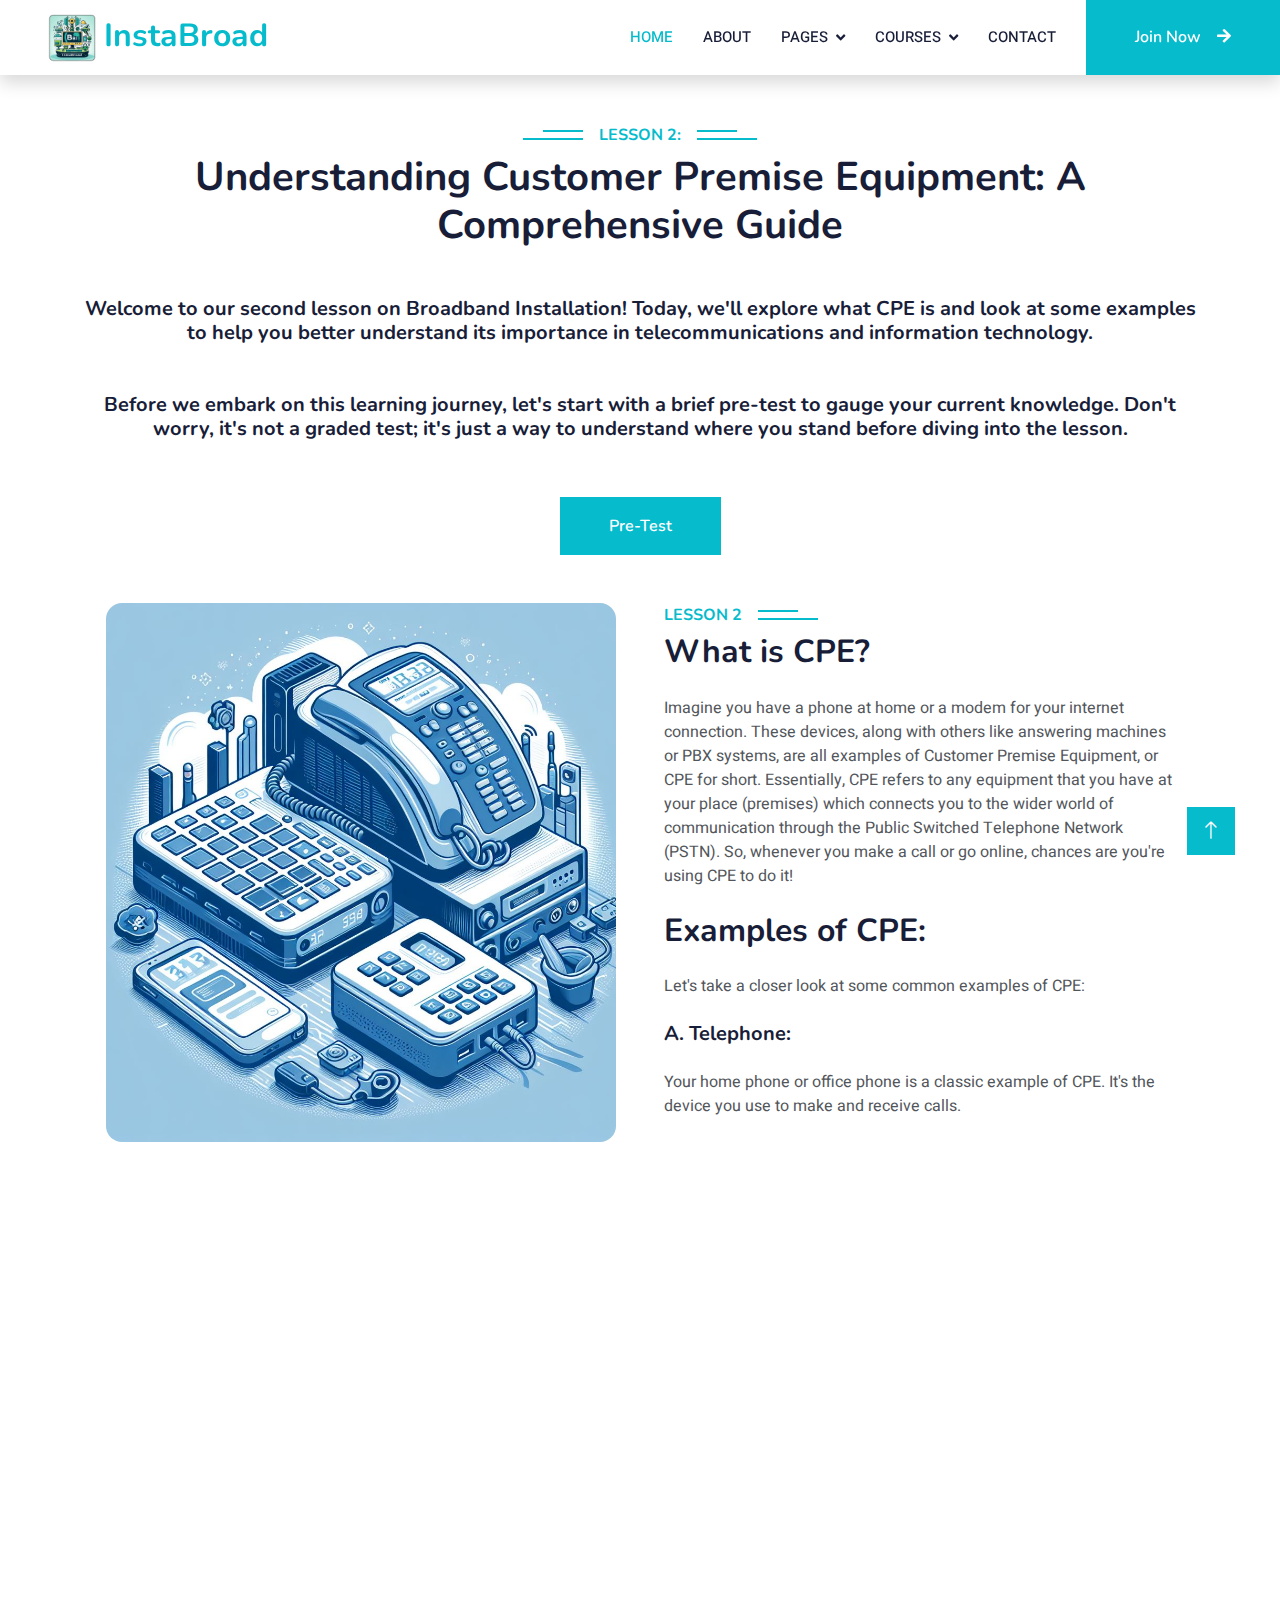
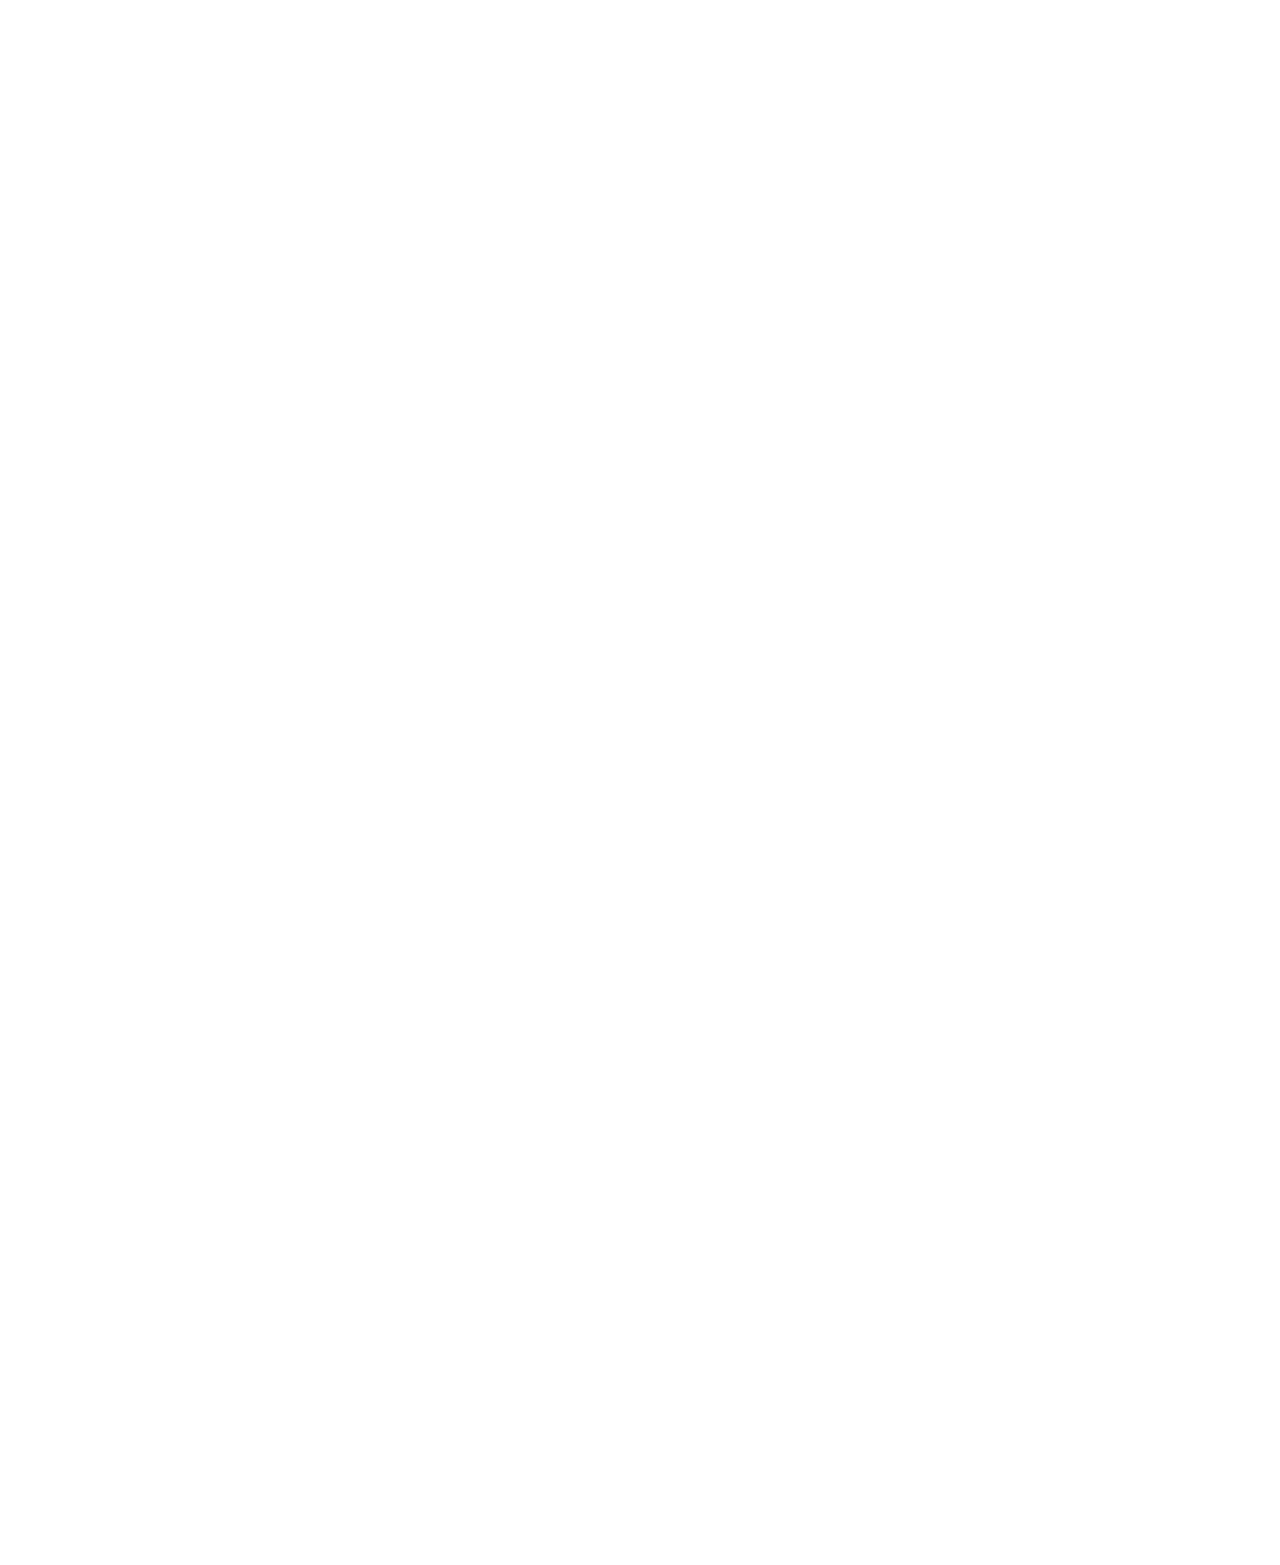
<file: lesson-2.html>
<!DOCTYPE html>
<html lang="en">

<head>
    <meta charset="utf-8">
    <title>InstaBroad</title>
    <meta content="width=device-width, initial-scale=1.0" name="viewport">
    <meta content="" name="keywords">
    <meta content="" name="description">

    <!-- Favicon -->
    <link href="img/favicon.ico" rel="icon">

    <!-- Google Web Fonts -->
    <link rel="preconnect" href="https://fonts.googleapis.com">
    <link rel="preconnect" href="https://fonts.gstatic.com" crossorigin>
    <link href="https://fonts.googleapis.com/css2?family=Heebo:wght@400;500;600&family=Nunito:wght@600;700;800&display=swap" rel="stylesheet">

    <!-- Icon Font Stylesheet -->
    <link href="https://cdnjs.cloudflare.com/ajax/libs/font-awesome/5.10.0/css/all.min.css" rel="stylesheet">
    <link href="https://cdn.jsdelivr.net/npm/bootstrap-icons@1.4.1/font/bootstrap-icons.css" rel="stylesheet">

    <!-- Libraries Stylesheet -->
    <link href="lib/animate/animate.min.css" rel="stylesheet">
    <link href="lib/owlcarousel/assets/owl.carousel.min.css" rel="stylesheet">

    <!-- Customized Bootstrap Stylesheet -->
    <link href="css/bootstrap.min.css" rel="stylesheet">

    <!-- Template Stylesheet -->
    <link href="css/style.css" rel="stylesheet">
</head>

<body>
    <!-- Spinner Start -->
    <div id="spinner" class="show bg-white position-fixed translate-middle w-100 vh-100 top-50 start-50 d-flex align-items-center justify-content-center">
        <div class="spinner-border text-primary" style="width: 3rem; height: 3rem;" role="status">
            <span class="sr-only">Loading...</span>
        </div>
    </div>
    <!-- Spinner End -->


    <!-- Navbar Start -->
    <nav class="navbar navbar-expand-lg bg-white navbar-light shadow sticky-top p-0">
        <a href="index.html" class="navbar-brand d-flex align-items-center px-4 px-lg-5">
            <h2 class="m-0 text-primary"><img src="img/instabroad-logo.png" style="height: 3rem; padding-right: 0.5rem;"></i>InstaBroad</h2>
        </a>
        <button type="button" class="navbar-toggler me-4" data-bs-toggle="collapse" data-bs-target="#navbarCollapse">
            <span class="navbar-toggler-icon"></span>
        </button>
        <div class="collapse navbar-collapse" id="navbarCollapse">
            <div class="navbar-nav ms-auto p-4 p-lg-0">
                <a href="index.html" class="nav-item nav-link active">Home</a>
                <a href="about.html" class="nav-item nav-link">About</a>
                <div class="nav-item dropdown">
                    <a href="#" class="nav-link dropdown-toggle" data-bs-toggle="dropdown">Pages</a>
                    <div class="dropdown-menu fade-down m-0">
                        <a href="team.html" class="dropdown-item">Our Team</a>
                        <a href="404.html" class="dropdown-item">References</a>
                        <a href="testimonial.html" class="dropdown-item">Testimonial</a>
                        <a href="404.html" class="dropdown-item">404 Page</a>
                    </div>
                </div>
                <div class="nav-item dropdown">
                    <a href="#" class="nav-link dropdown-toggle" data-bs-toggle="dropdown">Courses</a>
                    <div class="dropdown-menu fade-down m-0">
                        <a href="lesson-1.html" class="dropdown-item">Lesson 1</a>
                        <a href="testimonial.html" class="dropdown-item">Lesson 2</a>
                        <a href="404.html" class="dropdown-item">Lesson 3</a>
                        <a href="404.html" class="dropdown-item">Lesson 4</a>
                        <a href="404.html" class="dropdown-item">Lesson 5</a>
                        <a href="404.html" class="dropdown-item">Lesson 6</a>
                    </div>
                </div>
                <a href="contact.html" class="nav-item nav-link">Contact</a>
            </div>
            <a href="" class="btn btn-primary py-4 px-lg-5 d-none d-lg-block">Join Now<i class="fa fa-arrow-right ms-3"></i></a>
        </div>
    </nav>
    <!-- Navbar End -->


    <!-- About Start -->
    <div class="container-xxl py-5">
        <div class="container">
            <div class="text-center wow fadeInUp" data-wow-delay="0.1s">
                <h6 class="section-title bg-white text-center text-primary px-3">Lesson 2:</h6>
                <h1 class="mb-5">Understanding Customer Premise Equipment: A Comprehensive Guide</h1>
                <h5 class="mb-5">Welcome to our second lesson on Broadband Installation! Today, we'll explore what CPE is and look at some examples to help you better understand its importance in telecommunications and information technology.</h5>
            </div>
            <div class="text-center wow fadeInUp" data-wow-delay="0.1s">
                <h5 class="mb-5">Before we embark on this learning journey, let's start with a brief pre-test to gauge your current knowledge. Don't worry, it's not a graded test; it's just a way to understand where you stand before diving into the lesson.</h5>
                <a class="btn btn-primary py-3 px-5 mt-2" href="https://forms.gle/s6mtGggxC82W65qW6">Pre-Test</a>
            </div>
    <div class="container-xxl py-5">
        <div class="container">
            <div class="row g-5">
                <div class="col-lg-6 wow fadeInUp" data-wow-delay="0.1s" style="min-height: 400px;">
                    <div class="position-relative h-100">
                        <img class="img-fluid position-absolute w-100 h-100" src="img/lesson-2-1.jfif" alt="" style="object-fit: cover; border-radius: 1rem;">
                    </div>
                </div>
                <div class="col-lg-6 wow fadeInUp" data-wow-delay="0.3s">
                    <h6 class="section-title bg-white text-start text-primary pe-3">Lesson 2</h6>
                    <h2 class="mb-4">What is CPE?</h2>
                    <p class="mb-4">Imagine you have a phone at home or a modem for your internet connection. These devices, along with others like answering machines or PBX systems, are all examples of Customer Premise Equipment, or CPE for short. Essentially, CPE refers to any equipment that you have at your place (premises) which connects you to the wider world of communication through the Public Switched Telephone Network (PSTN). So, whenever you make a call or go online, chances are you're using CPE to do it!</p>
                    <h2 class="mb-4">Examples of CPE:</h2>
                    <p class="mb-4">Let's take a closer look at some common examples of CPE:</p>
                    <h5 class="mb-4">A. Telephone:</h5>
                    <p class="mb-4"> Your home phone or office phone is a classic example of CPE. It's the device you use to make and receive calls. </p>
            </div>
        </div>
    </div>
    <div class="container-xxl py-5">
        <div class="container">
            <div class="row g-5">
                <div class="col-lg-6 wow fadeInUp" data-wow-delay="0.1s" style="min-height: 400px;">
                    <div class="position-relative h-100">
                        <img class="img-fluid position-absolute w-100 h-100" src="img/lesson-2-2.jfif" alt="" style="object-fit: cover; border-radius: 1rem;">
                    </div>
                </div>
                <div class="col-lg-6 wow fadeInUp" data-wow-delay="0.3s">
                    <h5 class="mb-4">B. Modem:</h5>
                    <p class="mb-4"> If you have internet at home, you probably have a modem. This magical box connects you to the internet by translating signals between your computer and the wider network.</p>
                     <h5 class="mb-4">C. Answering Machine:</h5>
                     <p class="mb-4"> Remember those days when people used answering machines to leave messages? Yep, that's another example of CPE. It's a device that sits at your home or office, ready to record messages when you're not available to answer the phone.<br><br>
                         - Example: <b>FTTH, FTTP</b>- These fancy acronyms stand for Fiber to the Home and Fiber to the Premises, respectively. They offer lightning-fast speeds and rock-solid reliability.
                      </p>
                      <h5 class="mb-4">D. PBX (Private Branch Exchange):</h5>
                      <p class="mb-4">This one might sound a bit fancy, but it's just a phone system used within a company or organization. It allows internal calls between different extensions and also connects to external lines for making outside calls. So, if you work in a big office with lots of phones, chances are there's a PBX system managing all those calls behind the scenes.</p>
                
            </div>
        </div>
    </div>
    <div class="container-xxl py-5">
        <div class="container">
            <div class="row g-5">
                <div class="col-lg-6 wow fadeInUp" data-wow-delay="0.1s" style="min-height: 400px;">
                    <div class="position-relative h-100">
                        <img class="img-fluid position-absolute w-100 h-100" src="img/lesson-2-3.jpg" alt="" style="object-fit: cover; border-radius: 1rem;">
                    </div>
                </div>
                <div class="col-lg-6 wow fadeInUp" data-wow-delay="0.3s">
                    <h2 class="mb-4">Why is CPE important?</h2>
                    <p class="mb-4">CPE might seem like just a bunch of gadgets, but they play a crucial role in keeping us connected. Without CPE, we wouldn't be able to make phone calls, access the internet, or even leave messages for each other! So, the next time you pick up your phone or hop online, remember the humble CPE quietly doing its job in the background, keeping us all connected in this digital world.</p>
            </div>
        </div>
    </div>
    </div>

    <!-- About End -->


    

    <div class="text-center wow fadeInUp" data-wow-delay="0.1s">
        <h2 class="section-title bg-white text-center text-primary px-3">Video Lessons</h2>
        <h4 class="mb-5" >To further enrich your understanding and provide a visual aid, we've prepared an engaging video that complements the Lesson 2.</h4>
        <iframe width="auto" height="305" style=" border-radius: 2rem;" src="https://www.youtube.com/embed/o0IlCvRbVXM?si=8ss4m9Du86-xeZyB" title="YouTube video player" frameborder="0" allow="accelerometer; autoplay; clipboard-write; encrypted-media; gyroscope; picture-in-picture; web-share" allowfullscreen></iframe>
        <iframe width="auto" height="305" style=" border-radius: 2rem;" src="https://www.youtube.com/embed/5oj1lcHMQOA?si=YJTV1REThcaFtjCx" title="YouTube video player" frameborder="0" allow="accelerometer; autoplay; clipboard-write; encrypted-media; gyroscope; picture-in-picture; web-share" allowfullscreen></iframe>
        <iframe width="auto" height="305" style=" border-radius: 2rem;" src="https://www.youtube.com/embed/1MqkO1qj7h0?si=JkAExXrWRErGMQrN" title="YouTube video player" frameborder="0" allow="accelerometer; autoplay; clipboard-write; encrypted-media; gyroscope; picture-in-picture; web-share" allowfullscreen></iframe>    </div>
    </div>

    <div class="text-center wow fadeInUp" data-wow-delay="0.1s">
        <h2 class="section-title bg-white text-center text-primary px-3">Congratulations!</h2>
        <h4 class="mb-5" >You've completed Lesson 2 on Customer Premise Equipment (CPE). To reinforce your understanding and assess your knowledge, we'll be conducting a post-test after finishing this lesson. Stay tuned for our next lesson, where we'll dive deeper into the 5S Methodology.</h4>
        <a class="btn btn-primary py-3 px-5 mt-2" href="https://forms.gle/hiD9B8aU97ta4r379">Post-Test</a>
        <a class="btn btn-primary py-3 px-5 mt-2" href="lesson-3.html">Next Lesson →</a>
    </div>

    <!-- Back to Top -->
    <a href="#" class="btn btn-lg btn-primary btn-lg-square back-to-top"><i class="bi bi-arrow-up"></i></a>


    <!-- JavaScript Libraries -->
    <script src="https://code.jquery.com/jquery-3.4.1.min.js"></script>
    <script src="https://cdn.jsdelivr.net/npm/bootstrap@5.0.0/dist/js/bootstrap.bundle.min.js"></script>
    <script src="lib/wow/wow.min.js"></script>
    <script src="lib/easing/easing.min.js"></script>
    <script src="lib/waypoints/waypoints.min.js"></script>
    <script src="lib/owlcarousel/owl.carousel.min.js"></script>

    <!-- Template Javascript -->
    <script src="js/main.js"></script>
</body>

</html>
</file>
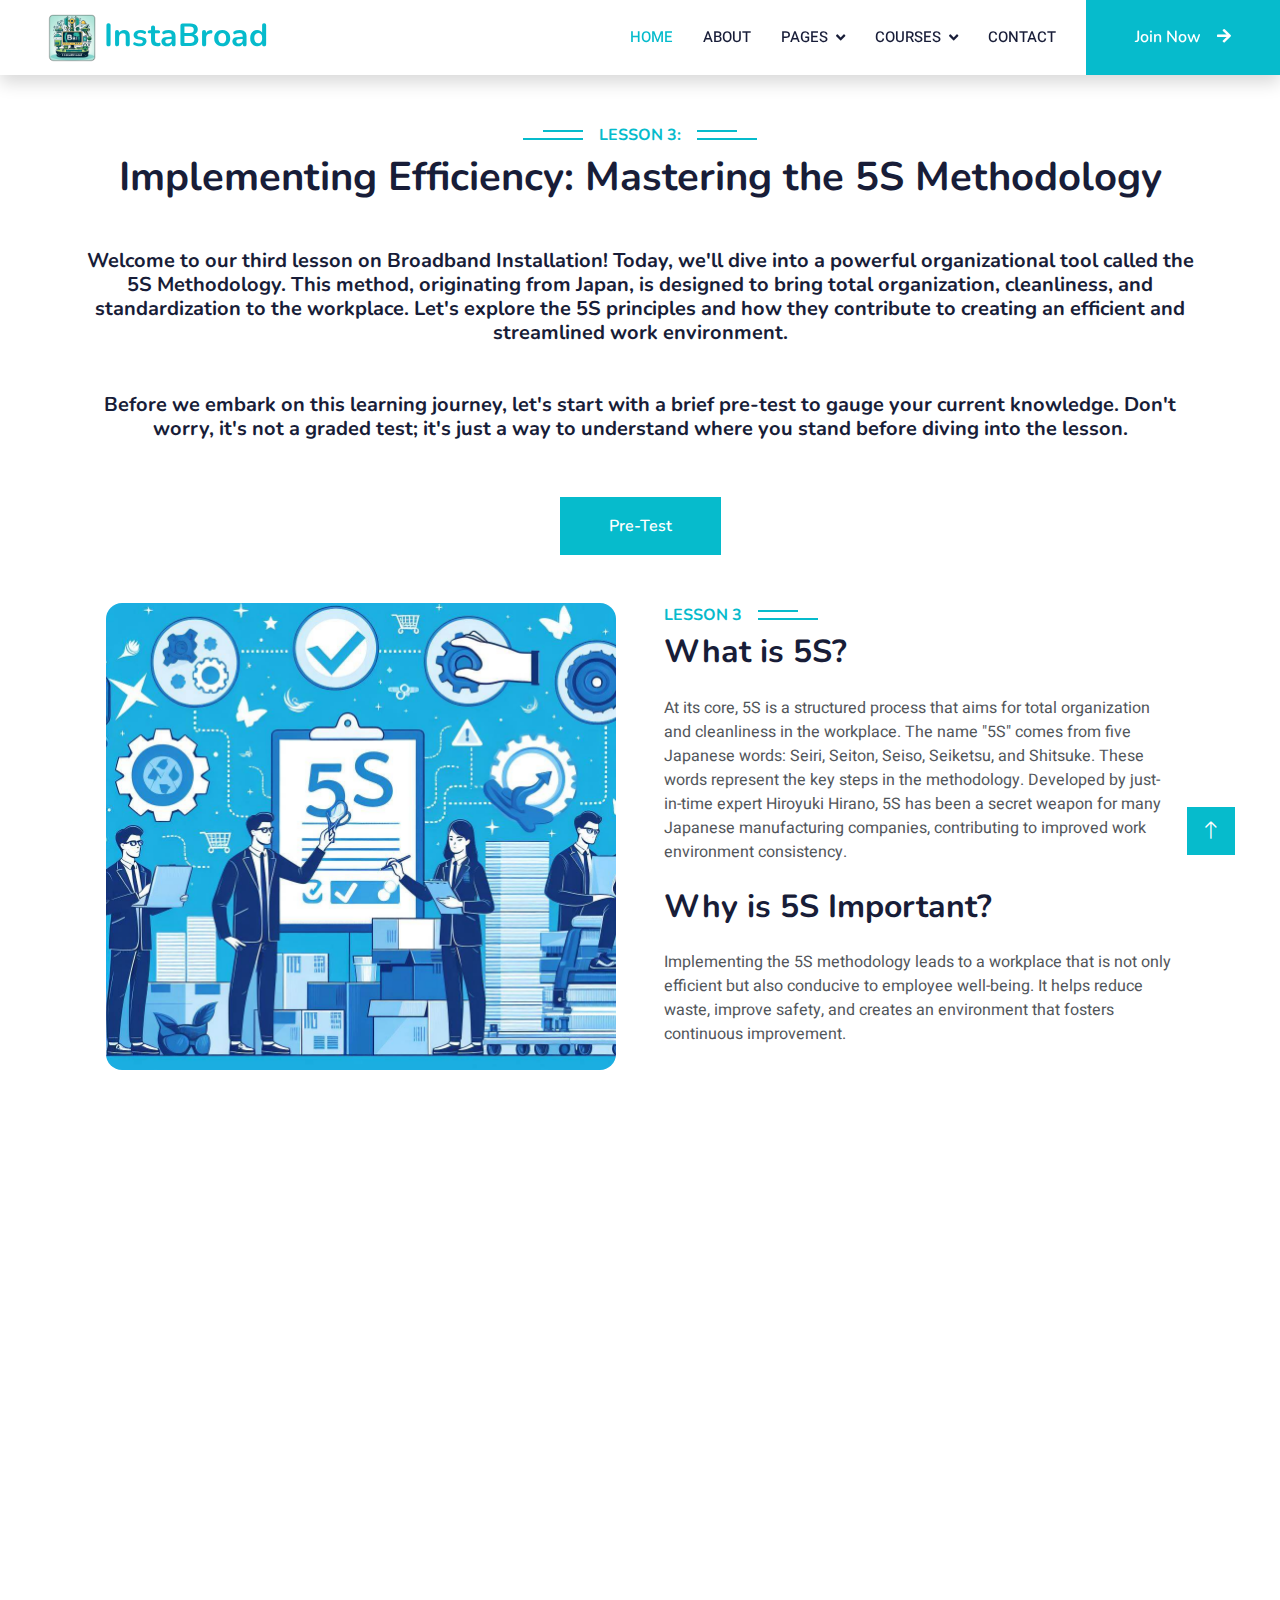
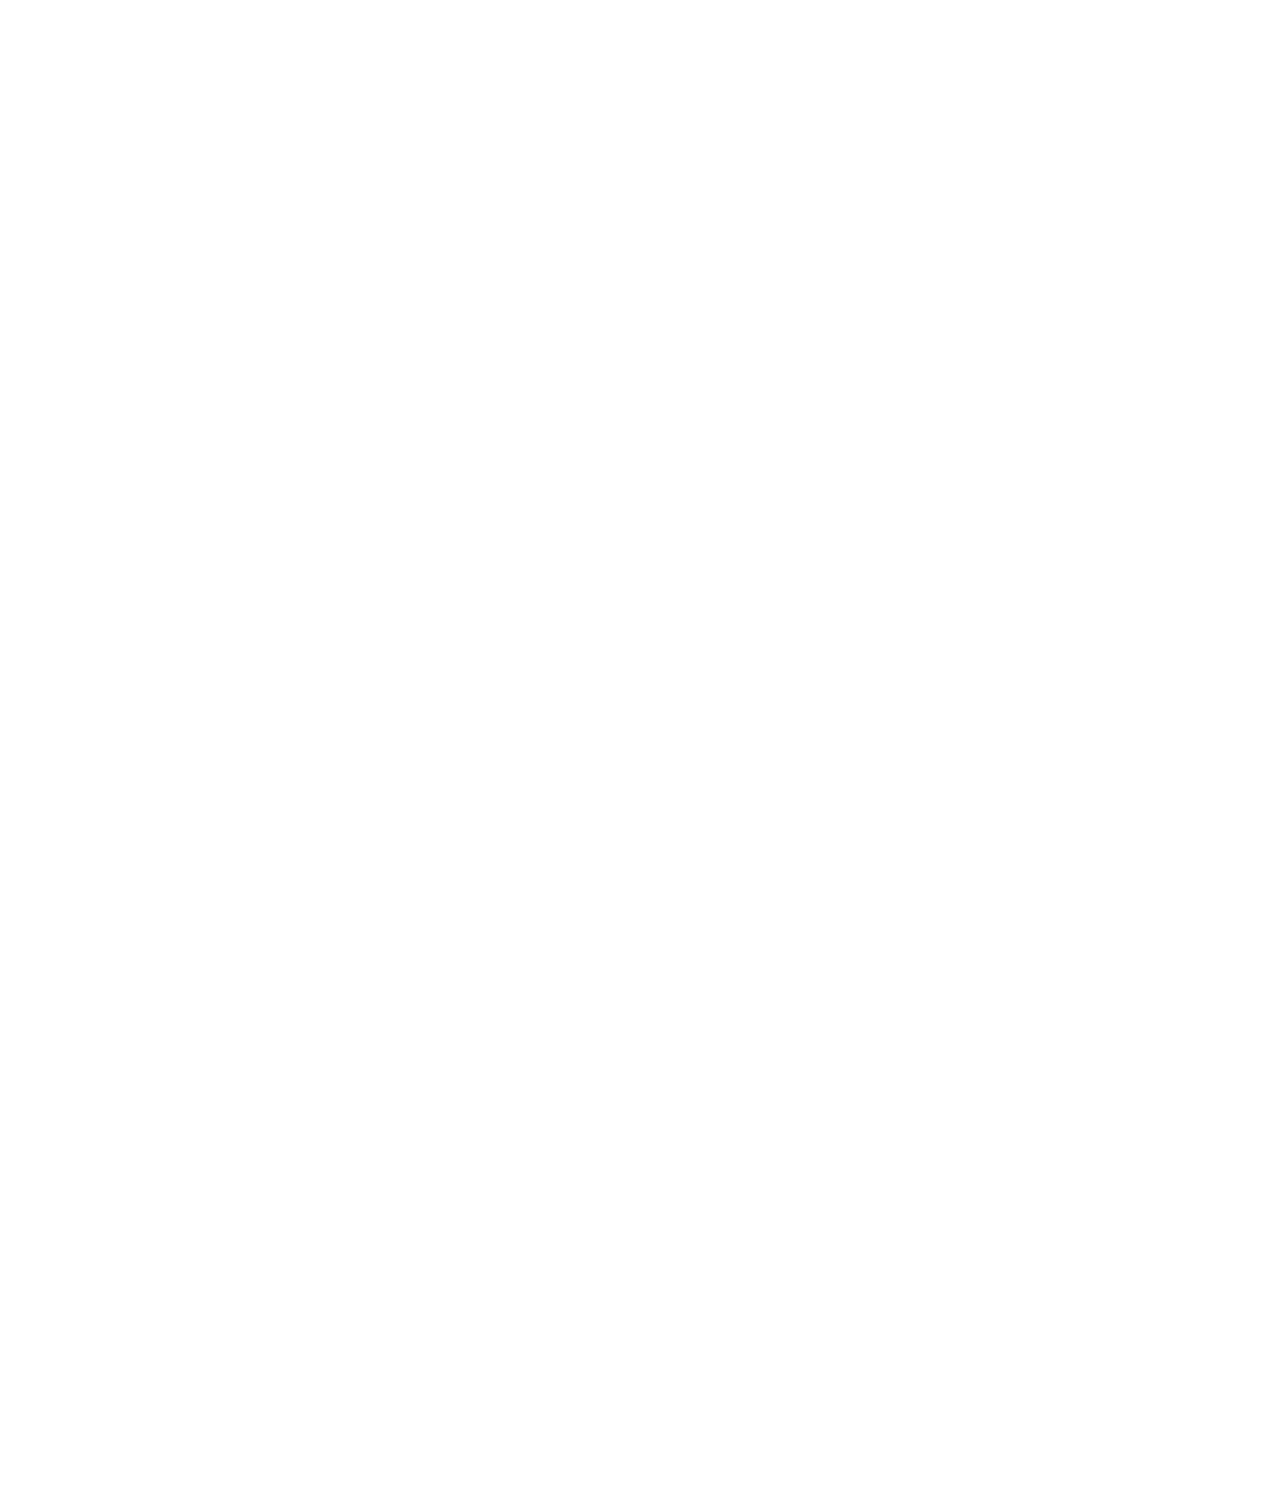
<file: lesson-3.html>
<!DOCTYPE html>
<html lang="en">

<head>
    <meta charset="utf-8">
    <title>InstaBroad</title>
    <meta content="width=device-width, initial-scale=1.0" name="viewport">
    <meta content="" name="keywords">
    <meta content="" name="description">

    <!-- Favicon -->
    <link href="img/favicon.ico" rel="icon">

    <!-- Google Web Fonts -->
    <link rel="preconnect" href="https://fonts.googleapis.com">
    <link rel="preconnect" href="https://fonts.gstatic.com" crossorigin>
    <link href="https://fonts.googleapis.com/css2?family=Heebo:wght@400;500;600&family=Nunito:wght@600;700;800&display=swap" rel="stylesheet">

    <!-- Icon Font Stylesheet -->
    <link href="https://cdnjs.cloudflare.com/ajax/libs/font-awesome/5.10.0/css/all.min.css" rel="stylesheet">
    <link href="https://cdn.jsdelivr.net/npm/bootstrap-icons@1.4.1/font/bootstrap-icons.css" rel="stylesheet">

    <!-- Libraries Stylesheet -->
    <link href="lib/animate/animate.min.css" rel="stylesheet">
    <link href="lib/owlcarousel/assets/owl.carousel.min.css" rel="stylesheet">

    <!-- Customized Bootstrap Stylesheet -->
    <link href="css/bootstrap.min.css" rel="stylesheet">

    <!-- Template Stylesheet -->
    <link href="css/style.css" rel="stylesheet">
</head>

<body>
    <!-- Spinner Start -->
    <div id="spinner" class="show bg-white position-fixed translate-middle w-100 vh-100 top-50 start-50 d-flex align-items-center justify-content-center">
        <div class="spinner-border text-primary" style="width: 3rem; height: 3rem;" role="status">
            <span class="sr-only">Loading...</span>
        </div>
    </div>
    <!-- Spinner End -->


    <!-- Navbar Start -->
    <nav class="navbar navbar-expand-lg bg-white navbar-light shadow sticky-top p-0">
        <a href="index.html" class="navbar-brand d-flex align-items-center px-4 px-lg-5">
            <h2 class="m-0 text-primary"><img src="img/instabroad-logo.png" style="height: 3rem; padding-right: 0.5rem;"></i>InstaBroad</h2>
        </a>
        <button type="button" class="navbar-toggler me-4" data-bs-toggle="collapse" data-bs-target="#navbarCollapse">
            <span class="navbar-toggler-icon"></span>
        </button>
        <div class="collapse navbar-collapse" id="navbarCollapse">
            <div class="navbar-nav ms-auto p-4 p-lg-0">
                <a href="index.html" class="nav-item nav-link active">Home</a>
                <a href="about.html" class="nav-item nav-link">About</a>
                <div class="nav-item dropdown">
                    <a href="#" class="nav-link dropdown-toggle" data-bs-toggle="dropdown">Pages</a>
                    <div class="dropdown-menu fade-down m-0">
                        <a href="team.html" class="dropdown-item">Our Team</a>
                        <a href="404.html" class="dropdown-item">References</a>
                        <a href="testimonial.html" class="dropdown-item">Testimonial</a>
                        <a href="404.html" class="dropdown-item">404 Page</a>
                    </div>
                </div>
                <div class="nav-item dropdown">
                    <a href="#" class="nav-link dropdown-toggle" data-bs-toggle="dropdown">Courses</a>
                    <div class="dropdown-menu fade-down m-0">
                        <a href="lesson-1.html" class="dropdown-item">Lesson 1</a>
                        <a href="testimonial.html" class="dropdown-item">Lesson 2</a>
                        <a href="404.html" class="dropdown-item">Lesson 3</a>
                        <a href="404.html" class="dropdown-item">Lesson 4</a>
                        <a href="404.html" class="dropdown-item">Lesson 5</a>
                        <a href="404.html" class="dropdown-item">Lesson 6</a>
                    </div>
                </div>
                <a href="contact.html" class="nav-item nav-link">Contact</a>
            </div>
            <a href="" class="btn btn-primary py-4 px-lg-5 d-none d-lg-block">Join Now<i class="fa fa-arrow-right ms-3"></i></a>
        </div>
    </nav>
    <!-- Navbar End -->


    <!-- About Start -->
    <div class="container-xxl py-5">
        <div class="container">
            <div class="text-center wow fadeInUp" data-wow-delay="0.1s">
                <h6 class="section-title bg-white text-center text-primary px-3">Lesson 3:</h6>
                <h1 class="mb-5">Implementing Efficiency: Mastering the 5S Methodology</h1>
                <h5 class="mb-5">Welcome to our third lesson on Broadband Installation! Today, we'll dive into a powerful organizational tool called the 5S Methodology. This method, originating from Japan, is designed to bring total organization, cleanliness, and standardization to the workplace. Let's explore the 5S principles and how they contribute to creating an efficient and streamlined work environment.</h5>
            </div>
            <div class="text-center wow fadeInUp" data-wow-delay="0.1s">
                <h5 class="mb-5">Before we embark on this learning journey, let's start with a brief pre-test to gauge your current knowledge. Don't worry, it's not a graded test; it's just a way to understand where you stand before diving into the lesson.</h5>
                <a class="btn btn-primary py-3 px-5 mt-2" href="https://forms.gle/7MW3u4PXtSbRBBii9">Pre-Test</a>
            </div>
    <div class="container-xxl py-5">
        <div class="container">
            <div class="row g-5">
                <div class="col-lg-6 wow fadeInUp" data-wow-delay="0.1s" style="min-height: 400px;">
                    <div class="position-relative h-100">
                        <img class="img-fluid position-absolute w-100 h-100" src="img/lesson-3-1.jfif" alt="" style="object-fit: cover; border-radius: 1rem;">
                    </div>
                </div>
                <div class="col-lg-6 wow fadeInUp" data-wow-delay="0.3s">
                    <h6 class="section-title bg-white text-start text-primary pe-3">Lesson 3</h6>
                    <h2 class="mb-4">What is 5S?</h2>
                    <p class="mb-4">At its core, 5S is a structured process that aims for total organization and cleanliness in the workplace. The name "5S" comes from five Japanese words: Seiri, Seiton, Seiso, Seiketsu, and Shitsuke. These words represent the key steps in the methodology. Developed by just-in-time expert Hiroyuki Hirano, 5S has been a secret weapon for many Japanese manufacturing companies, contributing to improved work environment consistency.</p>
                    <h2 class="mb-4">Why is 5S Important?</h2>
                    <p class="mb-4">Implementing the 5S methodology leads to a workplace that is not only efficient but also conducive to employee well-being. It helps reduce waste, improve safety, and creates an environment that fosters continuous improvement.</p>
                    </div>
        </div>
    </div>
    <!-- Team Start -->
    <div class="container-xxl py-5">
        <div class="container">
            <div class="text-center wow fadeInUp" data-wow-delay="0.1s">
                <h6 class="section-title bg-white text-center text-primary px-3">Lesson 3</h6>
                <h1 class="mb-5">The 5S Methodology:</h1>
            </div>
            <div class="row g-4">
                <div class="col-lg-3 col-md-6 wow fadeInUp" data-wow-delay="0.1s">
                    <div class="team-item bg-light" style="border-radius: 1rem;">
                        <div class="overflow-hidden">
                            <img class="img-fluid" src="img/lesson-3-2.png" alt="" style="border-radius: 1rem;">
                        </div>
                        <div class="text-center p-4">
                            <h5 class="mb-0">A. Seiri (Sort) - Tidiness:</h5>
                            <small>Purpose: Ensure that everything in the workplace is related to work.<br><br>
                                Think of it as decluttering. Keep only what's necessary for the job, making the workspace efficient and free from unnecessary distractions.</small>
                        </div>
                    </div>
                </div>
                <div class="col-lg-3 col-md-6 wow fadeInUp" data-wow-delay="0.3s">
                    <div class="team-item bg-light" style="border-radius: 1rem;">
                        <div class="overflow-hidden">
                            <img class="img-fluid" src="img/lesson-3-3.png" alt="" style="border-radius: 1rem;">
                        </div>
                        <div class="text-center p-4">
                            <h5 class="mb-0">B. Seiton (Set in Order) - Orderliness:</h5>
                            <small>Purpose: Eliminate time-wasters in obtaining necessary items during tasks.<br><br>
                                Arrange items in a logical order. This step minimizes the time spent searching for tools or materials, increasing productivity.<br></small>
                        </div>
                    </div>
                </div>
                <div class="col-lg-3 col-md-6 wow fadeInUp" data-wow-delay="0.5s">
                    <div class="team-item bg-light" style="border-radius: 1rem;">
                        <div class="overflow-hidden">
                            <img class="img-fluid" src="img/lesson-3-4.png" alt="" style="border-radius: 1rem;">
                        </div>
                        <div class="text-center p-4">
                            <h5 class="mb-0">C. Seiso (Shine) - Cleanliness:</h5>
                            <small>Purpose: Know what goes where and ensure everything is in its place.<br><br>
                                Regular cleaning not only maintains hygiene but also ensures that items are easily accessible, reducing the chances of errors.
                             </small>
                        </div>
                    </div>
                </div>
                <div class="col-lg-3 col-md-6 wow fadeInUp" data-wow-delay="0.5s">
                    <div class="team-item bg-light" style="border-radius: 1rem;">
                        <div class="overflow-hidden">
                            <img class="img-fluid" src="img/lesson-3-5.png" alt="" style="border-radius: 1rem;">
                        </div>
                        <div class="text-center p-4">
                            <h5 class="mb-0">D. Seiketsu (Standardize) - Measure:</h5>
                            <small>Purpose: Keep cleanliness in the workplace. <br><br>
                                Establish standardized procedures and practices, ensuring that the workplace remains organized and efficient over time.                             
                             </small>
                        </div>
                    </div>
                </div>
                <div class="col-lg-3 col-md-6 wow fadeInUp" data-wow-delay="0.5s">
                    <div class="team-item bg-light" style="border-radius: 1rem;">
                        <div class="overflow-hidden">
                            <img class="img-fluid" src="img/lesson-3-6.png" alt="" style="border-radius: 1rem;">
                        </div>
                        <div class="text-center p-4">
                            <h5 class="mb-0">E. Shitsuke (Sustain) - Maintain:</h5>
                            <small>Purpose: Maintain the earlier steps of the 5S methodology.<br><br>
                                Create a culture of continuous improvement. Regularly reinforce and sustain the practices established in the previous steps.
                             </small>
                        </div>
                    </div>
                </div>
                </div>
            </div>
        </div>
    <!-- Team End -->

    <div class="text-center wow fadeInUp" data-wow-delay="0.1s">
        <h2 class="section-title bg-white text-center text-primary px-3">Video Lessons</h2>
        <h4 class="mb-5" >To further enrich your understanding and provide a visual aid, we've prepared an engaging video that complements the Lesson 3.</h4>
        <iframe width="auto" height="305" style=" border-radius: 2rem;" src="https://www.youtube.com/embed/UKhGD3UbXH4?si=Fq9F8-fFVinriLx9" title="YouTube video player" frameborder="0" allow="accelerometer; autoplay; clipboard-write; encrypted-media; gyroscope; picture-in-picture; web-share" allowfullscreen></iframe>
        <iframe width="auto" height="305" style=" border-radius: 2rem;" src="https://www.youtube.com/embed/GW_LTbKUBsg?si=eMA3kAq5xAxegez7" title="YouTube video player" frameborder="0" allow="accelerometer; autoplay; clipboard-write; encrypted-media; gyroscope; picture-in-picture; web-share" allowfullscreen></iframe>
        <iframe width="auto" height="305" style=" border-radius: 2rem;" src="https://www.youtube.com/embed/8gKJ3_Hm3dM?si=m06oDAMhj-X_7fGv" title="YouTube video player" frameborder="0" allow="accelerometer; autoplay; clipboard-write; encrypted-media; gyroscope; picture-in-picture; web-share" allowfullscreen></iframe>
    </div>
 </div>
    <div class="text-center wow fadeInUp" data-wow-delay="0.1s">
        <h2 class="section-title bg-white text-center text-primary px-3">Congratulations!</h2>
        <h4 class="mb-5" >You've completed Lesson 3 on 5S Methodology. To reinforce your understanding and assess your knowledge, we'll be conducting a post-test after finishing this lesson. Stay tuned for our next lesson, where we'll dive deeper into the Occupational Health Standards.</h4>
        <a class="btn btn-primary py-3 px-5 mt-2" href="https://forms.gle/txu8cF1TYekLNNWS9">Post-Test</a>
        <a class="btn btn-primary py-3 px-5 mt-2" href="lesson-4.html">Next Lesson →</a>
</div>

    <!-- Back to Top -->
    <a href="#" class="btn btn-lg btn-primary btn-lg-square back-to-top"><i class="bi bi-arrow-up"></i></a>


    <!-- JavaScript Libraries -->
    <script src="https://code.jquery.com/jquery-3.4.1.min.js"></script>
    <script src="https://cdn.jsdelivr.net/npm/bootstrap@5.0.0/dist/js/bootstrap.bundle.min.js"></script>
    <script src="lib/wow/wow.min.js"></script>
    <script src="lib/easing/easing.min.js"></script>
    <script src="lib/waypoints/waypoints.min.js"></script>
    <script src="lib/owlcarousel/owl.carousel.min.js"></script>

    <!-- Template Javascript -->
    <script src="js/main.js"></script>
</body>

</html>
</file>
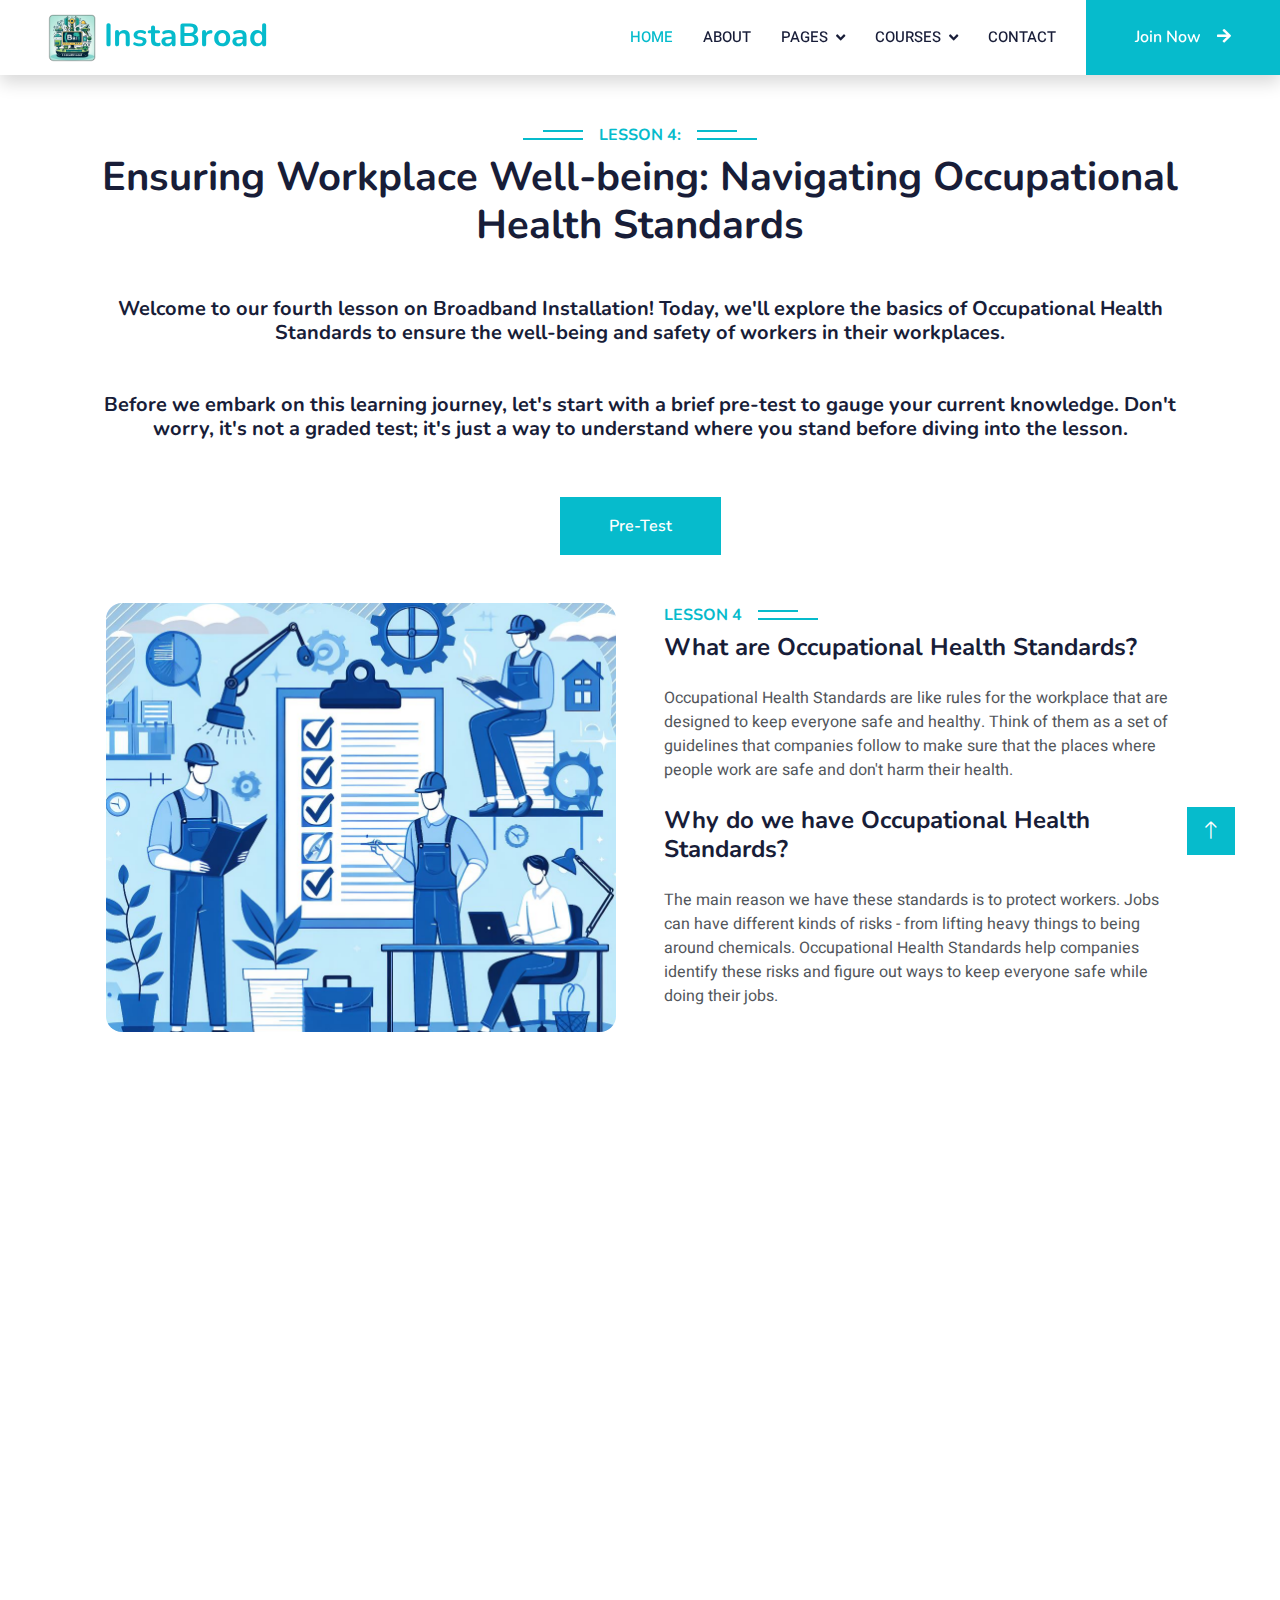
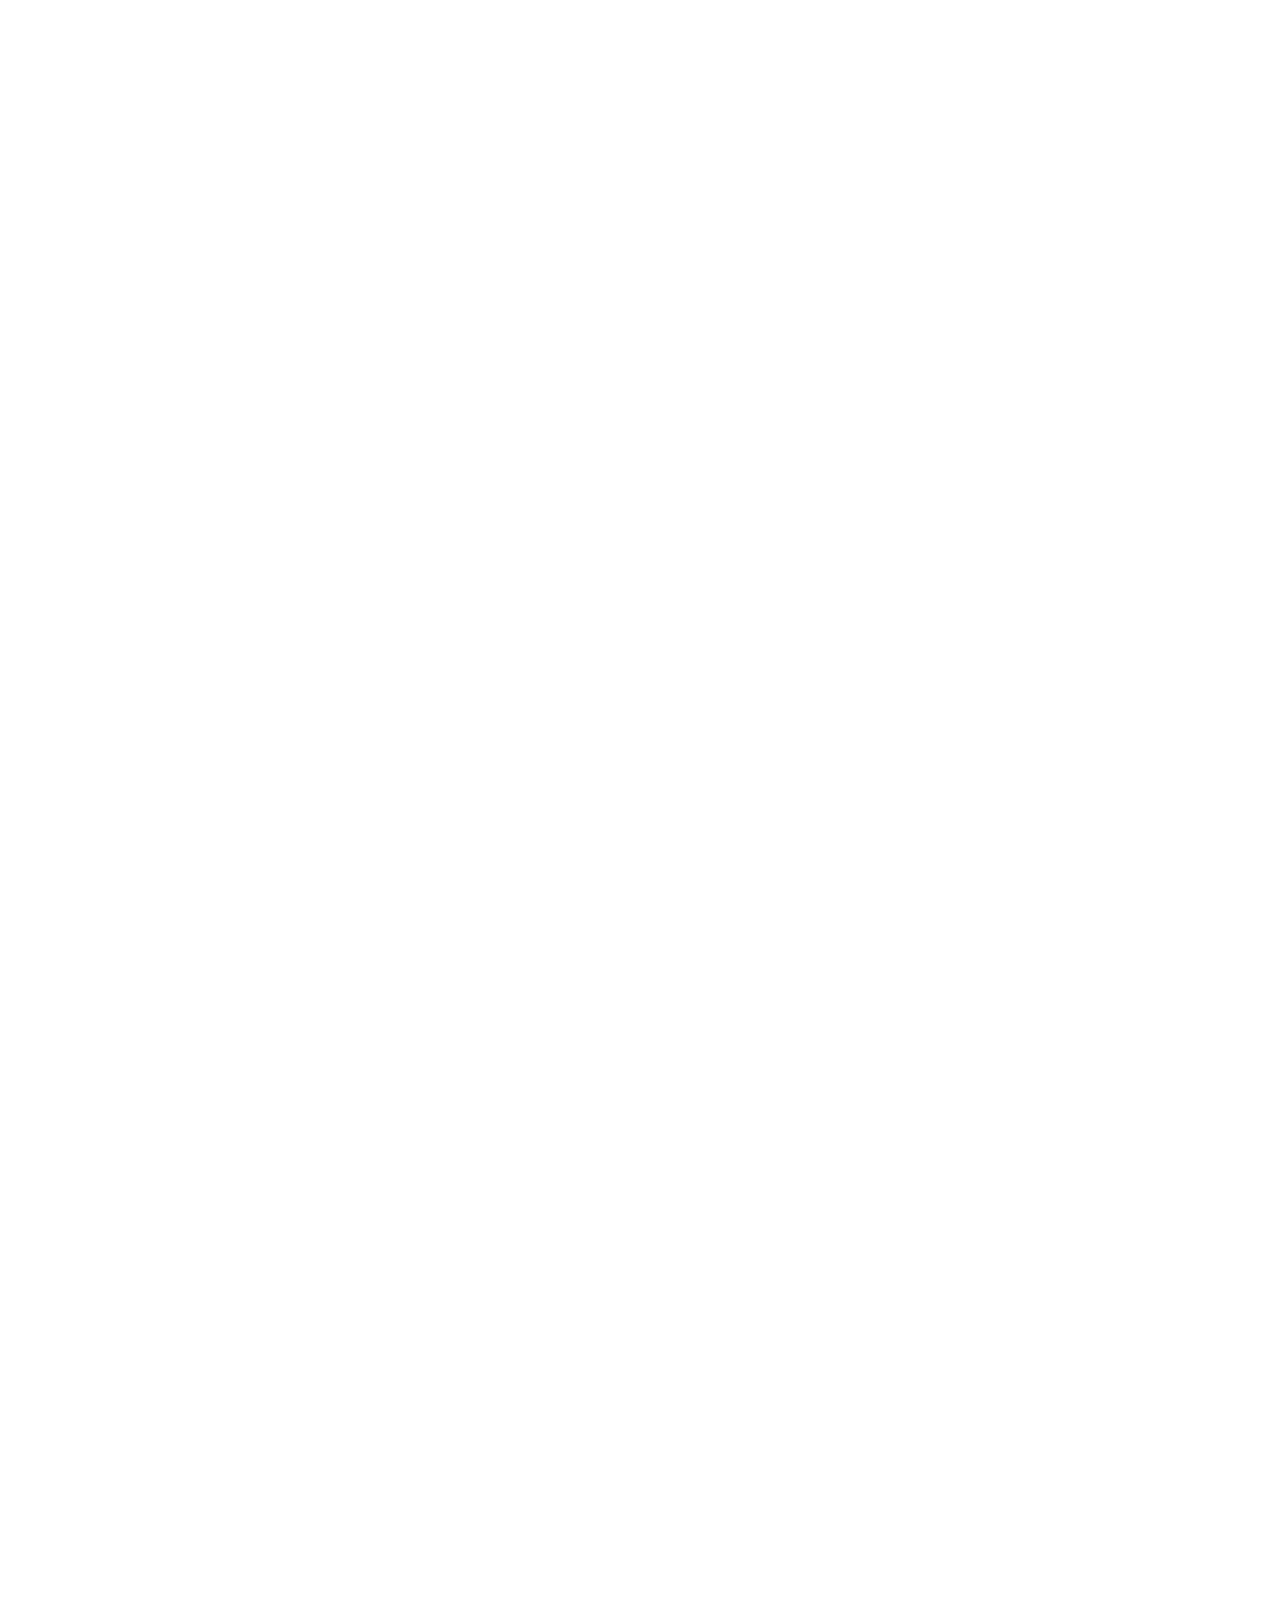
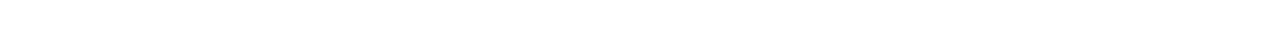
<file: lesson-4.html>
<!DOCTYPE html>
<html lang="en">

<head>
    <meta charset="utf-8">
    <title>InstaBroad</title>
    <meta content="width=device-width, initial-scale=1.0" name="viewport">
    <meta content="" name="keywords">
    <meta content="" name="description">

    <!-- Favicon -->
    <link href="img/favicon.ico" rel="icon">

    <!-- Google Web Fonts -->
    <link rel="preconnect" href="https://fonts.googleapis.com">
    <link rel="preconnect" href="https://fonts.gstatic.com" crossorigin>
    <link href="https://fonts.googleapis.com/css2?family=Heebo:wght@400;500;600&family=Nunito:wght@600;700;800&display=swap" rel="stylesheet">

    <!-- Icon Font Stylesheet -->
    <link href="https://cdnjs.cloudflare.com/ajax/libs/font-awesome/5.10.0/css/all.min.css" rel="stylesheet">
    <link href="https://cdn.jsdelivr.net/npm/bootstrap-icons@1.4.1/font/bootstrap-icons.css" rel="stylesheet">

    <!-- Libraries Stylesheet -->
    <link href="lib/animate/animate.min.css" rel="stylesheet">
    <link href="lib/owlcarousel/assets/owl.carousel.min.css" rel="stylesheet">

    <!-- Customized Bootstrap Stylesheet -->
    <link href="css/bootstrap.min.css" rel="stylesheet">

    <!-- Template Stylesheet -->
    <link href="css/style.css" rel="stylesheet">
</head>

<body>
    <!-- Spinner Start -->
    <div id="spinner" class="show bg-white position-fixed translate-middle w-100 vh-100 top-50 start-50 d-flex align-items-center justify-content-center">
        <div class="spinner-border text-primary" style="width: 3rem; height: 3rem;" role="status">
            <span class="sr-only">Loading...</span>
        </div>
    </div>
    <!-- Spinner End -->


    <!-- Navbar Start -->
    <nav class="navbar navbar-expand-lg bg-white navbar-light shadow sticky-top p-0">
        <a href="index.html" class="navbar-brand d-flex align-items-center px-4 px-lg-5">
            <h2 class="m-0 text-primary"><img src="img/instabroad-logo.png" style="height: 3rem; padding-right: 0.5rem;"></i>InstaBroad</h2>
        </a>
        <button type="button" class="navbar-toggler me-4" data-bs-toggle="collapse" data-bs-target="#navbarCollapse">
            <span class="navbar-toggler-icon"></span>
        </button>
        <div class="collapse navbar-collapse" id="navbarCollapse">
            <div class="navbar-nav ms-auto p-4 p-lg-0">
                <a href="index.html" class="nav-item nav-link active">Home</a>
                <a href="about.html" class="nav-item nav-link">About</a>
                <div class="nav-item dropdown">
                    <a href="#" class="nav-link dropdown-toggle" data-bs-toggle="dropdown">Pages</a>
                    <div class="dropdown-menu fade-down m-0">
                        <a href="team.html" class="dropdown-item">Our Team</a>
                        <a href="404.html" class="dropdown-item">References</a>
                        <a href="testimonial.html" class="dropdown-item">Testimonial</a>
                        <a href="404.html" class="dropdown-item">404 Page</a>
                    </div>
                </div>
                <div class="nav-item dropdown">
                    <a href="#" class="nav-link dropdown-toggle" data-bs-toggle="dropdown">Courses</a>
                    <div class="dropdown-menu fade-down m-0">
                        <a href="lesson-1.html" class="dropdown-item">Lesson 1</a>
                        <a href="lesson-1.html" class="dropdown-item">Lesson 2</a>
                        <a href="lesson-1.html" class="dropdown-item">Lesson 3</a>
                        <a href="lesson-1.html" class="dropdown-item">Lesson 4</a>
                        <a href="lesson-1.html" class="dropdown-item">Lesson 5</a>
                        <a href="lesson-1.html" class="dropdown-item">Lesson 6</a>
                    </div>
                </div>
                <a href="contact.html" class="nav-item nav-link">Contact</a>
            </div>
            <a href="" class="btn btn-primary py-4 px-lg-5 d-none d-lg-block">Join Now<i class="fa fa-arrow-right ms-3"></i></a>
        </div>
    </nav>
    <!-- Navbar End -->


    <!-- About Start -->
    <div class="container-xxl py-5">
        <div class="container">
            <div class="text-center wow fadeInUp" data-wow-delay="0.1s">
                <h6 class="section-title bg-white text-center text-primary px-3">Lesson 4:</h6>
                <h1 class="mb-5">Ensuring Workplace Well-being: Navigating Occupational Health Standards</h1>
                <h5 class="mb-5">Welcome to our fourth lesson on Broadband Installation! Today, we'll explore the basics of Occupational Health Standards to ensure the well-being and safety of workers in their workplaces.</h5>
            </div>
            <div class="text-center wow fadeInUp" data-wow-delay="0.1s">
                <h5 class="mb-5">Before we embark on this learning journey, let's start with a brief pre-test to gauge your current knowledge. Don't worry, it's not a graded test; it's just a way to understand where you stand before diving into the lesson.</h5>
                <a class="btn btn-primary py-3 px-5 mt-2" href="https://forms.gle/LTd9vkou41AeeRVz6">Pre-Test</a>
            </div>
    <div class="container-xxl py-5">
        <div class="container">
            <div class="row g-5">
                <div class="col-lg-6 wow fadeInUp" data-wow-delay="0.1s" style="min-height: 400px;">
                    <div class="position-relative h-100">
                        <img class="img-fluid position-absolute w-100 h-100" src="img/lesson-4-2.jfif" alt="" style="object-fit: cover; border-radius: 1rem;">
                    </div>
                </div>
                <div class="col-lg-6 wow fadeInUp" data-wow-delay="0.3s">
                    <h6 class="section-title bg-white text-start text-primary pe-3">Lesson 4</h6>
                    <h4 class="mb-4">What are Occupational Health Standards?</h4>
                    <p class="mb-4">Occupational Health Standards are like rules for the workplace that are designed to keep everyone safe and healthy. Think of them as a set of guidelines that companies follow to make sure that the places where people work are safe and don't harm their health.</p>
                    <h4 class="mb-4">Why do we have Occupational Health Standards?</h4>
                    <p class="mb-4">The main reason we have these standards is to protect workers. Jobs can have different kinds of risks - from lifting heavy things to being around chemicals. Occupational Health Standards help companies identify these risks and figure out ways to keep everyone safe while doing their jobs.</p>
                    </div>
        </div>
        <div class="container-xxl py-5">
            <div class="container">
                <div class="row g-5">
                    <div class="col-lg-6 wow fadeInUp" data-wow-delay="0.1s" style="min-height: 400px;">
                        <div class="position-relative h-100">
                            <img class="img-fluid position-absolute w-100 h-100" src="img/lesson-4.jfif" alt="" style="object-fit: cover; border-radius: 1rem;">
                        </div>
                    </div>
                    <div class="col-lg-6 wow fadeInUp" data-wow-delay="0.3s">
                        <h4 class="mb-4">What do Occupational Health Standards cover?</h4>
                        <h5 class="mb-4">These standards cover a lot of things! Here are some common areas:</h5>
                        <p class="mb-4"><b>Workplace Conditions:</b> Ensuring that the physical environment, like the building and equipment, is safe to use.</p>
                        <p class="mb-4"><b>Hazardous Substances:</b> Dealing with chemicals or materials that could be harmful and making sure workers know how to use them safely.</p>
                        <p class="mb-4"><b>Training:</b> Making sure that workers know how to do their jobs safely and what to do in case of an emergency.</p>                        
                        <p class="mb-4"><b>Medical Checks:</b> Some jobs might require regular health check-ups to make sure that workers are staying healthy.</p> 
                        <p class="mb-4"><b>Workplace Conditions:</b> Ensuring that the physical environment, like the building and equipment, is safe to use.</p>
                        <p class="mb-4">Following these standards is crucial because it helps prevent accidents, injuries, and illnesses. When everyone follows the rules, the workplace becomes a much safer and healthier environment for everyone.</p>
                    </div>
            </div>
    </div>
    <!-- Team Start -->
    <div class="container-xxl py-5">
        <div class="container">
            <div class="text-center wow fadeInUp" data-wow-delay="0.1s">
                <h1 class="mb-5">Four Steps to Navigate Occupational Health Standards:</h1>
            </div>
            <div class="row g-4">
                <div class="col-lg-3 col-md-6 wow fadeInUp" data-wow-delay="0.1s">
                    <div class="team-item bg-light" style="border-radius: 1rem;">
                        <div class="overflow-hidden">
                            <img class="img-fluid" src="img/lesson-4-3.jpg" alt="" style="border-radius: 1rem;">
                        </div>
                        <div class="text-center p-4">
                            <h5 class="mb-0">1. Know the Rules:</h5>
                            <small> Understand the specific standards relevant to your job or industry.<br><br><br></small>
                        </div>
                    </div>
                </div>
                <div class="col-lg-3 col-md-6 wow fadeInUp" data-wow-delay="0.3s">
                    <div class="team-item bg-light" style="border-radius: 1rem;">
                        <div class="overflow-hidden">
                            <img class="img-fluid" src="img/lesson-4-4.jpg" alt="" style="border-radius: 1rem;">
                        </div>
                        <div class="text-center p-4">
                            <h5 class="mb-0">2. Follow Procedures:</h5>
                            <small>Adhere to safety guidelines provided by your workplace consistently.<br><br></small>
                        </div>
                    </div>
                </div>
                <div class="col-lg-3 col-md-6 wow fadeInUp" data-wow-delay="0.5s">
                    <div class="team-item bg-light" style="border-radius: 1rem;">
                        <div class="overflow-hidden">
                            <img class="img-fluid" src="img/lesson-4-5.jpg" alt="" style="border-radius: 1rem;">
                        </div>
                        <div class="text-center p-4">
                            <h5 class="mb-0">3. Ask Questions:</h5>
                            <small>Seek clarification from your supervisor or safety officer if unsure about any aspect of the standards.<br><br></small>
                        </div>
                    </div>
                </div>
                <div class="col-lg-3 col-md-6 wow fadeInUp" data-wow-delay="0.5s">
                    <div class="team-item bg-light" style="border-radius: 1rem;">
                        <div class="overflow-hidden">
                            <img class="img-fluid" src="img/lesson-4-6.jpg" alt="" style="border-radius: 1rem;">
                        </div>
                        <div class="text-center p-4">
                            <h5 class="mb-0">4. Stay Informed and Proactive:</h5>
                            <small>Keep updated on changes to standards and actively engage in promoting a safe work environment.</small>
                        </div>
                    </div>
                </div>
                    </div>
                </div>
                </div>
            </div>
        </div>
    <!-- Team End -->

    <div class="text-center wow fadeInUp" data-wow-delay="0.1s">
        <h2 class="section-title bg-white text-center text-primary px-3">Video Lessons</h2>
        <h4 class="mb-5" >To further enrich your understanding and provide a visual aid, we've prepared an engaging video that complements the Lesson 4.</h4>
        <iframe width="auto" height="305" style=" border-radius: 2rem;" src="https://www.youtube.com/embed/xDDzsLkfr6o?si=jAtTUKbi160Oy9aA" title="YouTube video player" frameborder="0" allow="accelerometer; autoplay; clipboard-write; encrypted-media; gyroscope; picture-in-picture; web-share" allowfullscreen></iframe>
        <iframe width="auto" height="305" style=" border-radius: 2rem;" src="https://www.youtube.com/embed/1hntRp36J_U?si=9D2yybGwi7mJNe_P" title="YouTube video player" frameborder="0" allow="accelerometer; autoplay; clipboard-write; encrypted-media; gyroscope; picture-in-picture; web-share" allowfullscreen></iframe>
        <iframe width="auto" height="305" style=" border-radius: 2rem;" src="https://www.youtube.com/embed/CiHxfhQ2Mw4?si=Jm_k7djdBCcAytC8" title="YouTube video player" frameborder="0" allow="accelerometer; autoplay; clipboard-write; encrypted-media; gyroscope; picture-in-picture; web-share" allowfullscreen></iframe>
    </div>
 </div>
    <div class="text-center wow fadeInUp" data-wow-delay="0.1s">
        <h2 class="section-title bg-white text-center text-primary px-3">Congratulations!</h2>
        <h4 class="mb-5" >You've completed Lesson 4 on Occupational Health Standards (OHS). To reinforce your understanding and assess your knowledge, we'll be conducting a post-test after finishing this lesson. Stay tuned for our next lesson, where we'll dive deeper into the Broadband Installation Safety Guidelines.</h4>
        <a class="btn btn-primary py-3 px-5 mt-2" href="https://forms.gle/H8nFYuuN2JULavCF8">Post-Test</a>
        <a class="btn btn-primary py-3 px-5 mt-2" href="lesson-5.html">Next Lesson →</a>
</div>

    <!-- Back to Top -->
    <a href="#" class="btn btn-lg btn-primary btn-lg-square back-to-top"><i class="bi bi-arrow-up"></i></a>


    <!-- JavaScript Libraries -->
    <script src="https://code.jquery.com/jquery-3.4.1.min.js"></script>
    <script src="https://cdn.jsdelivr.net/npm/bootstrap@5.0.0/dist/js/bootstrap.bundle.min.js"></script>
    <script src="lib/wow/wow.min.js"></script>
    <script src="lib/easing/easing.min.js"></script>
    <script src="lib/waypoints/waypoints.min.js"></script>
    <script src="lib/owlcarousel/owl.carousel.min.js"></script>

    <!-- Template Javascript -->
    <script src="js/main.js"></script>
</body>

</html>
</file>
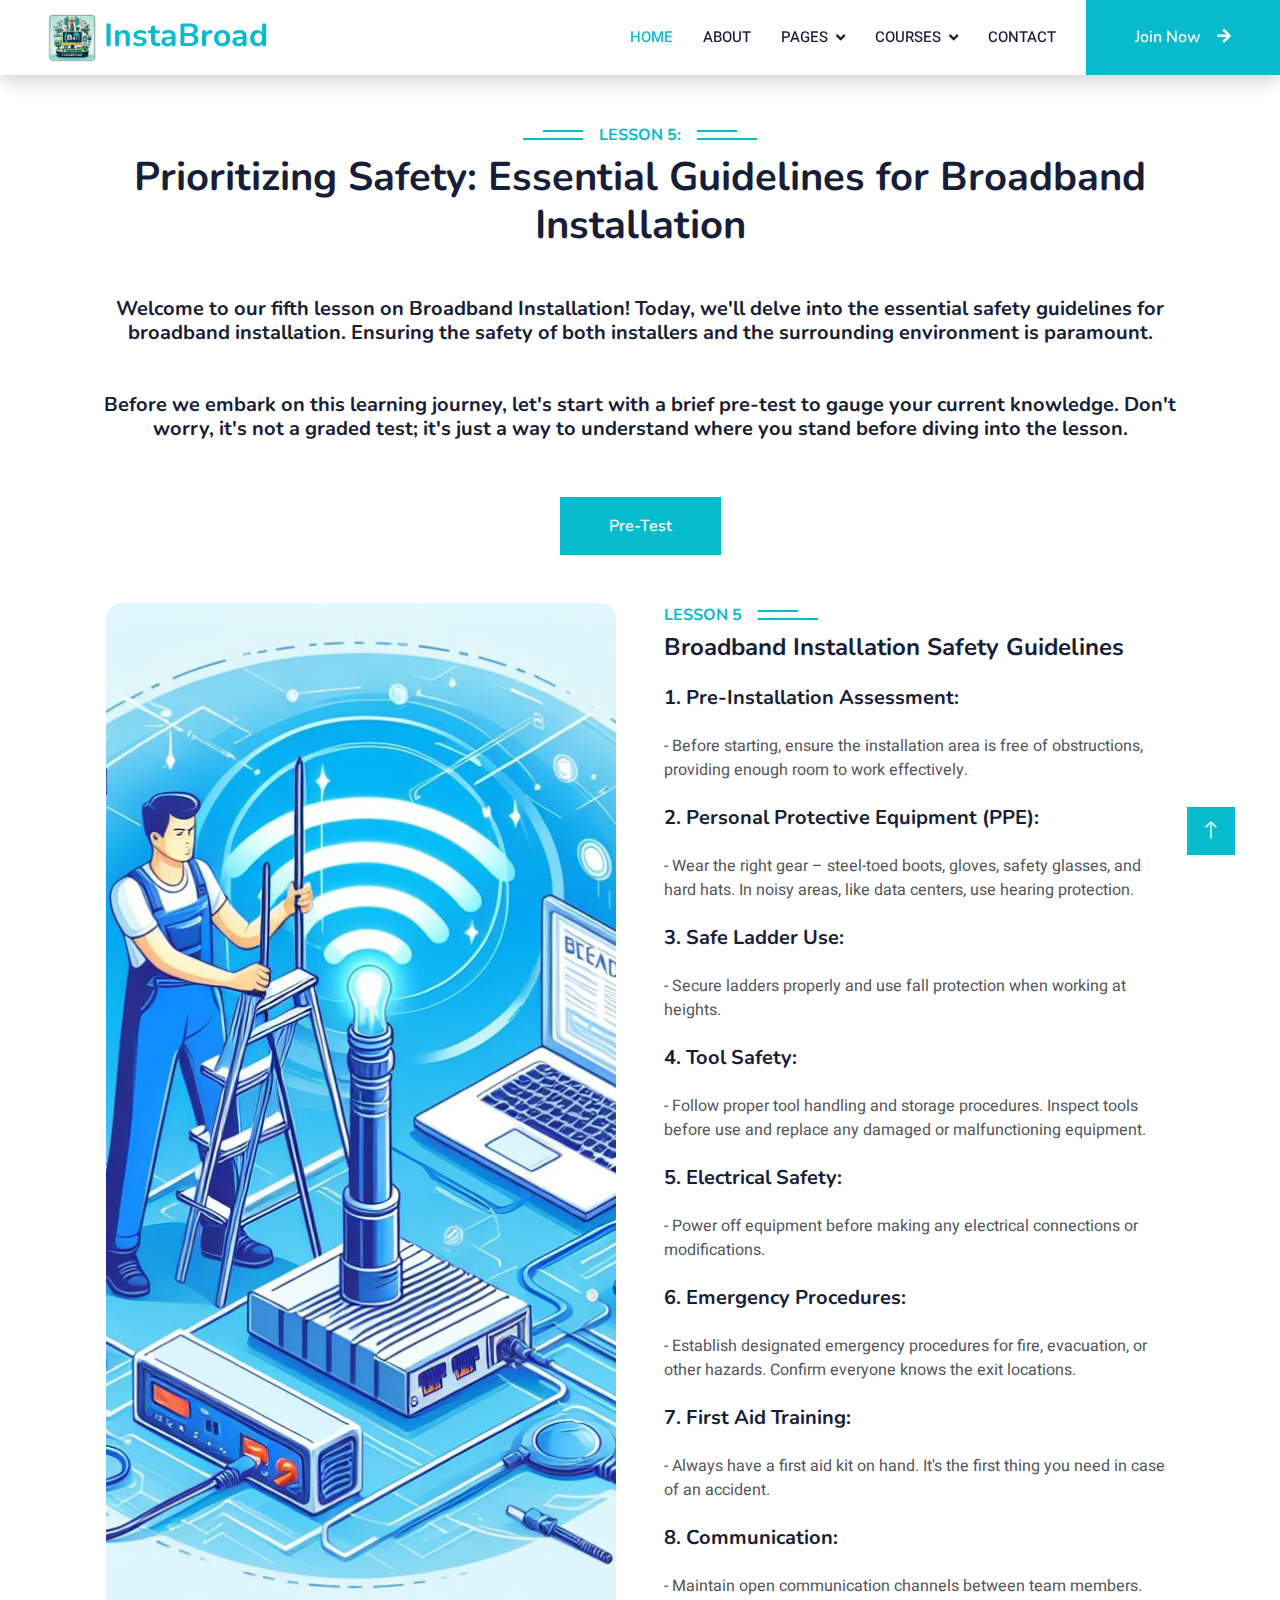
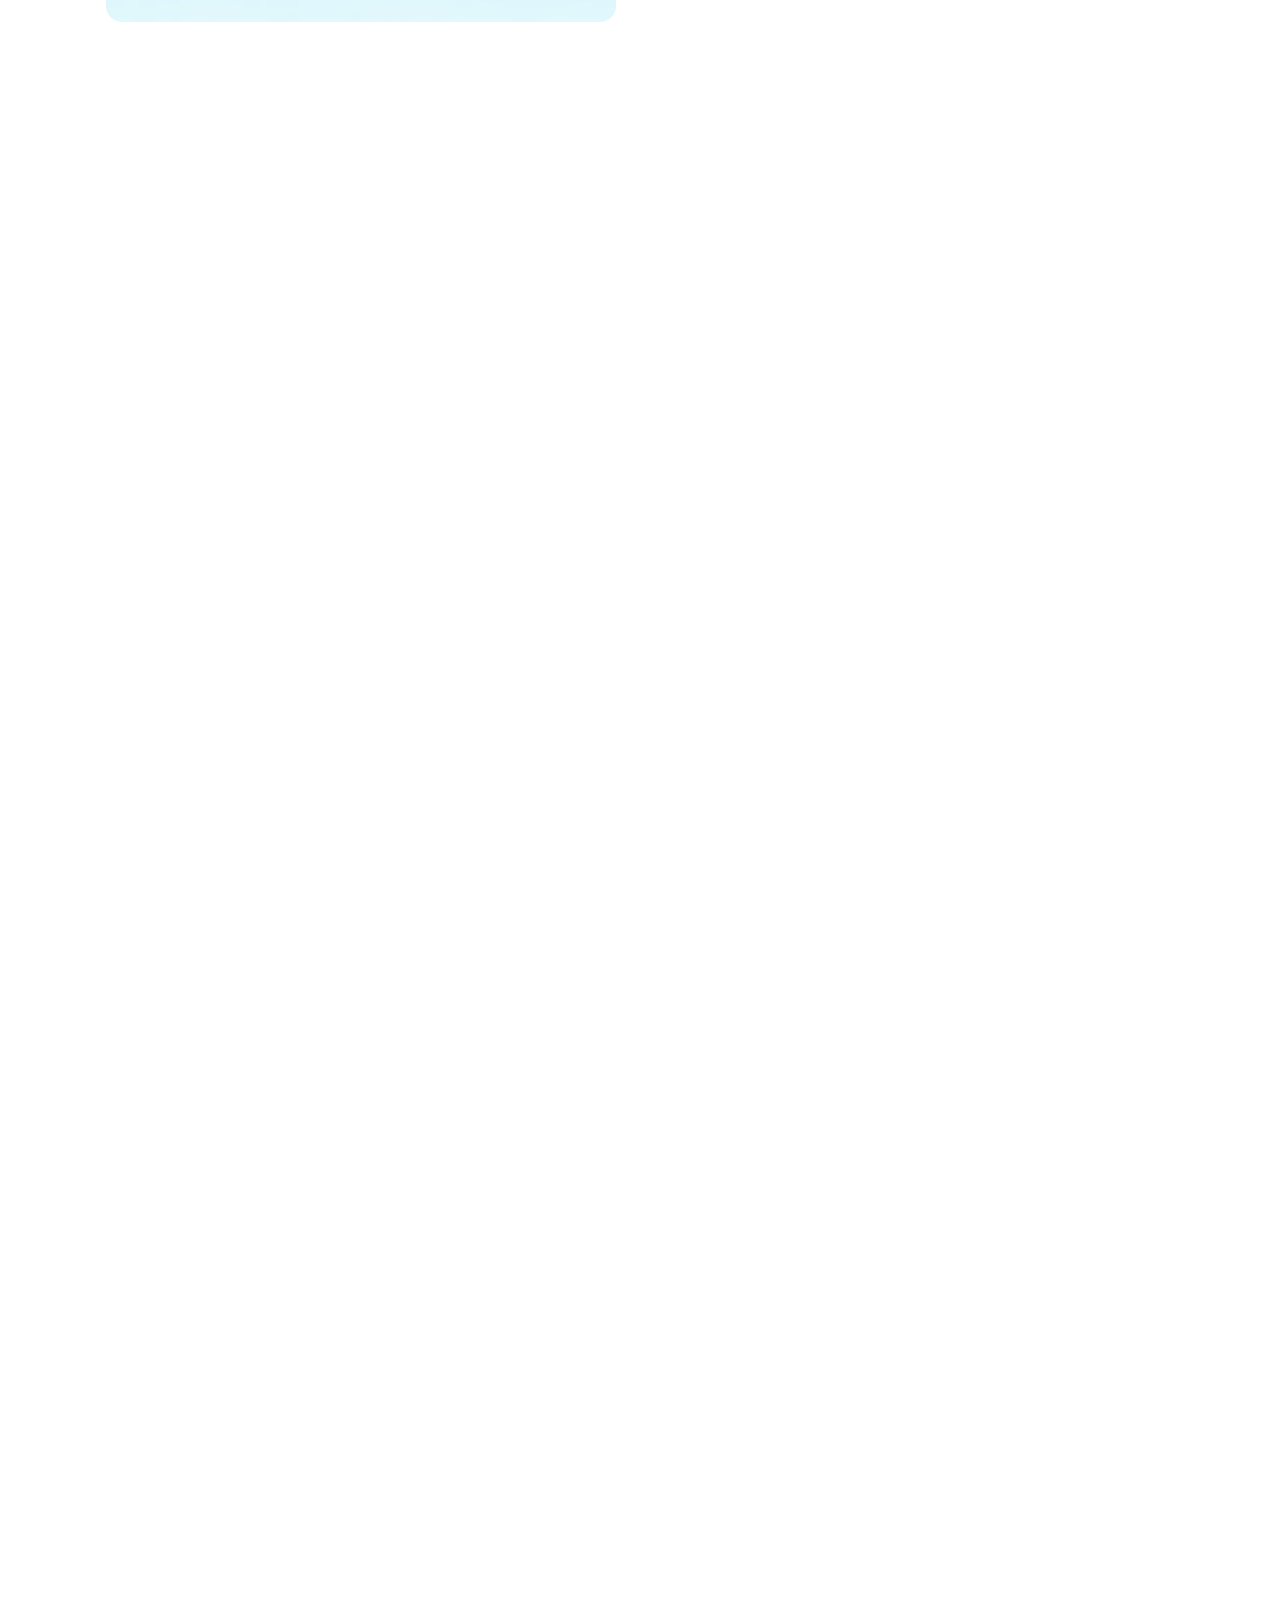
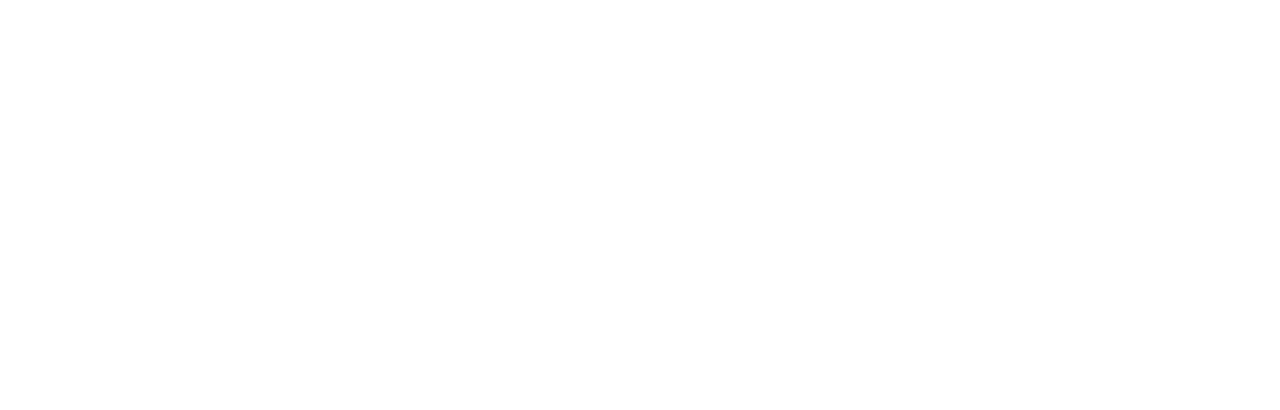
<file: lesson-5.html>
<!DOCTYPE html>
<html lang="en">

<head>
    <meta charset="utf-8">
    <title>InstaBroad</title>
    <meta content="width=device-width, initial-scale=1.0" name="viewport">
    <meta content="" name="keywords">
    <meta content="" name="description">

    <!-- Favicon -->
    <link href="img/favicon.ico" rel="icon">

    <!-- Google Web Fonts -->
    <link rel="preconnect" href="https://fonts.googleapis.com">
    <link rel="preconnect" href="https://fonts.gstatic.com" crossorigin>
    <link href="https://fonts.googleapis.com/css2?family=Heebo:wght@400;500;600&family=Nunito:wght@600;700;800&display=swap" rel="stylesheet">

    <!-- Icon Font Stylesheet -->
    <link href="https://cdnjs.cloudflare.com/ajax/libs/font-awesome/5.10.0/css/all.min.css" rel="stylesheet">
    <link href="https://cdn.jsdelivr.net/npm/bootstrap-icons@1.4.1/font/bootstrap-icons.css" rel="stylesheet">

    <!-- Libraries Stylesheet -->
    <link href="lib/animate/animate.min.css" rel="stylesheet">
    <link href="lib/owlcarousel/assets/owl.carousel.min.css" rel="stylesheet">

    <!-- Customized Bootstrap Stylesheet -->
    <link href="css/bootstrap.min.css" rel="stylesheet">

    <!-- Template Stylesheet -->
    <link href="css/style.css" rel="stylesheet">
</head>

<body>
    <!-- Spinner Start -->
    <div id="spinner" class="show bg-white position-fixed translate-middle w-100 vh-100 top-50 start-50 d-flex align-items-center justify-content-center">
        <div class="spinner-border text-primary" style="width: 3rem; height: 3rem;" role="status">
            <span class="sr-only">Loading...</span>
        </div>
    </div>
    <!-- Spinner End -->


    <!-- Navbar Start -->
    <nav class="navbar navbar-expand-lg bg-white navbar-light shadow sticky-top p-0">
        <a href="index.html" class="navbar-brand d-flex align-items-center px-4 px-lg-5">
            <h2 class="m-0 text-primary"><img src="img/instabroad-logo.png" style="height: 3rem; padding-right: 0.5rem;"></i>InstaBroad</h2>
        </a>
        <button type="button" class="navbar-toggler me-4" data-bs-toggle="collapse" data-bs-target="#navbarCollapse">
            <span class="navbar-toggler-icon"></span>
        </button>
        <div class="collapse navbar-collapse" id="navbarCollapse">
            <div class="navbar-nav ms-auto p-4 p-lg-0">
                <a href="index.html" class="nav-item nav-link active">Home</a>
                <a href="about.html" class="nav-item nav-link">About</a>
                <div class="nav-item dropdown">
                    <a href="#" class="nav-link dropdown-toggle" data-bs-toggle="dropdown">Pages</a>
                    <div class="dropdown-menu fade-down m-0">
                        <a href="team.html" class="dropdown-item">Our Team</a>
                        <a href="404.html" class="dropdown-item">References</a>
                        <a href="testimonial.html" class="dropdown-item">Testimonial</a>
                        <a href="404.html" class="dropdown-item">404 Page</a>
                    </div>
                </div>
                <div class="nav-item dropdown">
                    <a href="#" class="nav-link dropdown-toggle" data-bs-toggle="dropdown">Courses</a>
                    <div class="dropdown-menu fade-down m-0">
                        <a href="lesson-1.html" class="dropdown-item">Lesson 1</a>
                        <a href="lesson-1.html" class="dropdown-item">Lesson 2</a>
                        <a href="lesson-1.html" class="dropdown-item">Lesson 3</a>
                        <a href="lesson-1.html" class="dropdown-item">Lesson 4</a>
                        <a href="lesson-1.html" class="dropdown-item">Lesson 5</a>
                        <a href="lesson-1.html" class="dropdown-item">Lesson 6</a>
                    </div>
                </div>
                <a href="contact.html" class="nav-item nav-link">Contact</a>
            </div>
            <a href="" class="btn btn-primary py-4 px-lg-5 d-none d-lg-block">Join Now<i class="fa fa-arrow-right ms-3"></i></a>
        </div>
    </nav>
    <!-- Navbar End -->


    <!-- About Start -->
    <div class="container-xxl py-5">
        <div class="container">
            <div class="text-center wow fadeInUp" data-wow-delay="0.1s">
                <h6 class="section-title bg-white text-center text-primary px-3">Lesson 5:</h6>
                <h1 class="mb-5">Prioritizing Safety: Essential Guidelines for Broadband Installation</h1>
                <h5 class="mb-5">Welcome to our fifth lesson on Broadband Installation! Today, we'll delve into the essential safety guidelines for broadband installation. Ensuring the safety of both installers and the surrounding environment is paramount.</h5>
            </div>
            <div class="text-center wow fadeInUp" data-wow-delay="0.1s">
                <h5 class="mb-5">Before we embark on this learning journey, let's start with a brief pre-test to gauge your current knowledge. Don't worry, it's not a graded test; it's just a way to understand where you stand before diving into the lesson.</h5>
                <a class="btn btn-primary py-3 px-5 mt-2" href="https://forms.gle/M517qsH6sVfCGvLG8">Pre-Test</a>
            </div>
    <div class="container-xxl py-5">
        <div class="container">
            <div class="row g-5">
                <div class="col-lg-6 wow fadeInUp" data-wow-delay="0.1s" style="min-height: 400px;">
                    <div class="position-relative h-100">
                        <img class="img-fluid position-absolute w-100 h-100" src="img/lesson-5-2.jfif" alt="" style="object-fit: cover; border-radius: 1rem;">
                    </div>
                </div>
                <div class="col-lg-6 wow fadeInUp" data-wow-delay="0.3s">
                    <h6 class="section-title bg-white text-start text-primary pe-3">Lesson 5</h6>
                    <h4 class="mb-4">Broadband Installation Safety Guidelines</h4>
                    <h5 class="mb-4">1. Pre-Installation Assessment:</h5>
                    <p class="mb-4">- Before starting, ensure the installation area is free of obstructions, providing enough room to work effectively.</p>
                    <h5 class="mb-4">2. Personal Protective Equipment (PPE):</h5>
                    <p class="mb-4">- Wear the right gear – steel-toed boots, gloves, safety glasses, and hard hats. In noisy areas, like data centers, use hearing protection.</p>
                    <h5 class="mb-4">3. Safe Ladder Use:</h5>
                    <p class="mb-4">- Secure ladders properly and use fall protection when working at heights.</p>
                    <h5 class="mb-4">4. Tool Safety:</h5>
                    <p class="mb-4">- Follow proper tool handling and storage procedures. Inspect tools before use and replace any damaged or malfunctioning equipment.</p>
                    <h5 class="mb-4">5. Electrical Safety:</h5>
                    <p class="mb-4">- Power off equipment before making any electrical connections or modifications.</p>
                    <h5 class="mb-4">6. Emergency Procedures:</h5>
                    <p class="mb-4">- Establish designated emergency procedures for fire, evacuation, or other hazards. Confirm everyone knows the exit locations.</p>
                    <h5 class="mb-4">7. First Aid Training:</h5>
                    <p class="mb-4">- Always have a first aid kit on hand. It's the first thing you need in case of an accident.</p>
                    <h5 class="mb-4">8. Communication:</h5>
                    <p class="mb-4">- Maintain open communication channels between team members.</p>
                </div>
        </div>
        <div class="container-xxl py-5">
            <div class="container">
                <div class="row g-5">
                    <div class="col-lg-6 wow fadeInUp" data-wow-delay="0.1s" style="min-height: 400px;">
                        <div class="position-relative h-100">
                            <img class="img-fluid position-absolute w-100 h-100" src="img/lesson-5-1.jfif" alt="" style="object-fit: cover; border-radius: 1rem;">
                        </div>
                    </div>
                    <div class="col-lg-6 wow fadeInUp" data-wow-delay="0.3s">
                    <h5 class="mb-4">9. Material Handling</h5>
                    <p class="mb-4">- Use proper lifting techniques; if possible, utilize mechanical aids like dollies or forklifts.</p>
                    <h5 class="mb-4">10. Weather Considerations:</h5>
                    <p class="mb-4">- Suspend work during unfavorable weather conditions, such as thunderstorms or strong winds, and take necessary safety measures.</p>
                    <h5 class="mb-4">11. Safety Training:</h5>
                    <p class="mb-4">- Ensure all installers undergo thorough safety training. Regularly update training to reflect new regulations and technological advancements.</p>
                    <h5 class="mb-4">12. Hazardous Material Handling:</h5>
                    <p class="mb-4">- Follow safety precautions when handling hazardous materials and dispose of them properly according to local regulations.</p>
                    <h5 class="mb-4">13. Secure Cabling:</h5>
                    <p class="mb-4">- Utilize cable management techniques to arrange and route cables safely. Secure cables to prevent trip hazards.</p>
                    <h5 class="mb-4">14. Environmental Awareness:</h5>
                    <p class="mb-4">- Consider environmental variables like humidity and temperature. Put protective measures in place to shield equipment from the elements.</p>
                    <h5 class="mb-4">15. Regulatory Compliance:</h5>
                    <p class="mb-4">- Ensure all installers undergo thorough safety training. Regularly update training to reflect new regulations and technological advancements.</p>
                    <h5 class="mb-4">16. Documentation:</h5>
                    <p class="mb-4">- Keep thorough records of safety protocols and events. Encourage the reporting of near-misses to prevent further mishaps.</p>

                </div>
            </div>
    </div>
    </div>
    </div>

    <div class="text-center wow fadeInUp" data-wow-delay="0.1s">
        <h2 class="section-title bg-white text-center text-primary px-3">Video Lessons</h2>
        <h4 class="mb-5" >To further enrich your understanding and provide a visual aid, we've prepared an engaging video that complements the Lesson 5.</h4>
        <iframe width="auto" height="305" style=" border-radius: 2rem;" src="https://www.youtube.com/embed/ObM_bDnf9Lc?si=FgzTEej7eQxEdTaK" title="YouTube video player" frameborder="0" allow="accelerometer; autoplay; clipboard-write; encrypted-media; gyroscope; picture-in-picture; web-share" allowfullscreen></iframe>
        <iframe width="auto" height="305" style=" border-radius: 2rem;" src="https://www.youtube.com/embed/5wPOp5nSVDo?si=neCM8uruKByaKaxq" title="YouTube video player" frameborder="0" allow="accelerometer; autoplay; clipboard-write; encrypted-media; gyroscope; picture-in-picture; web-share" allowfullscreen></iframe>
        <iframe width="auto" height="305" style=" border-radius: 2rem;" src="https://www.youtube.com/embed/-L1eI4vECo4?si=yDXJcPVFQ1n8FIoP" title="YouTube video player" frameborder="0" allow="accelerometer; autoplay; clipboard-write; encrypted-media; gyroscope; picture-in-picture; web-share" allowfullscreen></iframe>
    </div>
 </div>
    <div class="text-center wow fadeInUp" data-wow-delay="0.1s">
        <h2 class="section-title bg-white text-center text-primary px-3">Congratulations!</h2>
        <h4 class="mb-5" >You've completed Lesson 5 on Broadband Installation Safety Guidelines. To reinforce your understanding and assess your knowledge, we'll be conducting a post-test after finishing this lesson. Stay tuned for our next lesson, where we'll dive deeper into the Mastering Computer Operations: Techniques, Tools, and Equipment.</h4>
        <a class="btn btn-primary py-3 px-5 mt-2" href="https://forms.gle/Civ5ztgUU49Q7AUE8">Post-Test</a>
        <a class="btn btn-primary py-3 px-5 mt-2" href="lesson-6.html">Next Lesson →</a>
</div>

    <!-- Back to Top -->
    <a href="#" class="btn btn-lg btn-primary btn-lg-square back-to-top"><i class="bi bi-arrow-up"></i></a>


    <!-- JavaScript Libraries -->
    <script src="https://code.jquery.com/jquery-3.4.1.min.js"></script>
    <script src="https://cdn.jsdelivr.net/npm/bootstrap@5.0.0/dist/js/bootstrap.bundle.min.js"></script>
    <script src="lib/wow/wow.min.js"></script>
    <script src="lib/easing/easing.min.js"></script>
    <script src="lib/waypoints/waypoints.min.js"></script>
    <script src="lib/owlcarousel/owl.carousel.min.js"></script>

    <!-- Template Javascript -->
    <script src="js/main.js"></script>
</body>

</html>
</file>
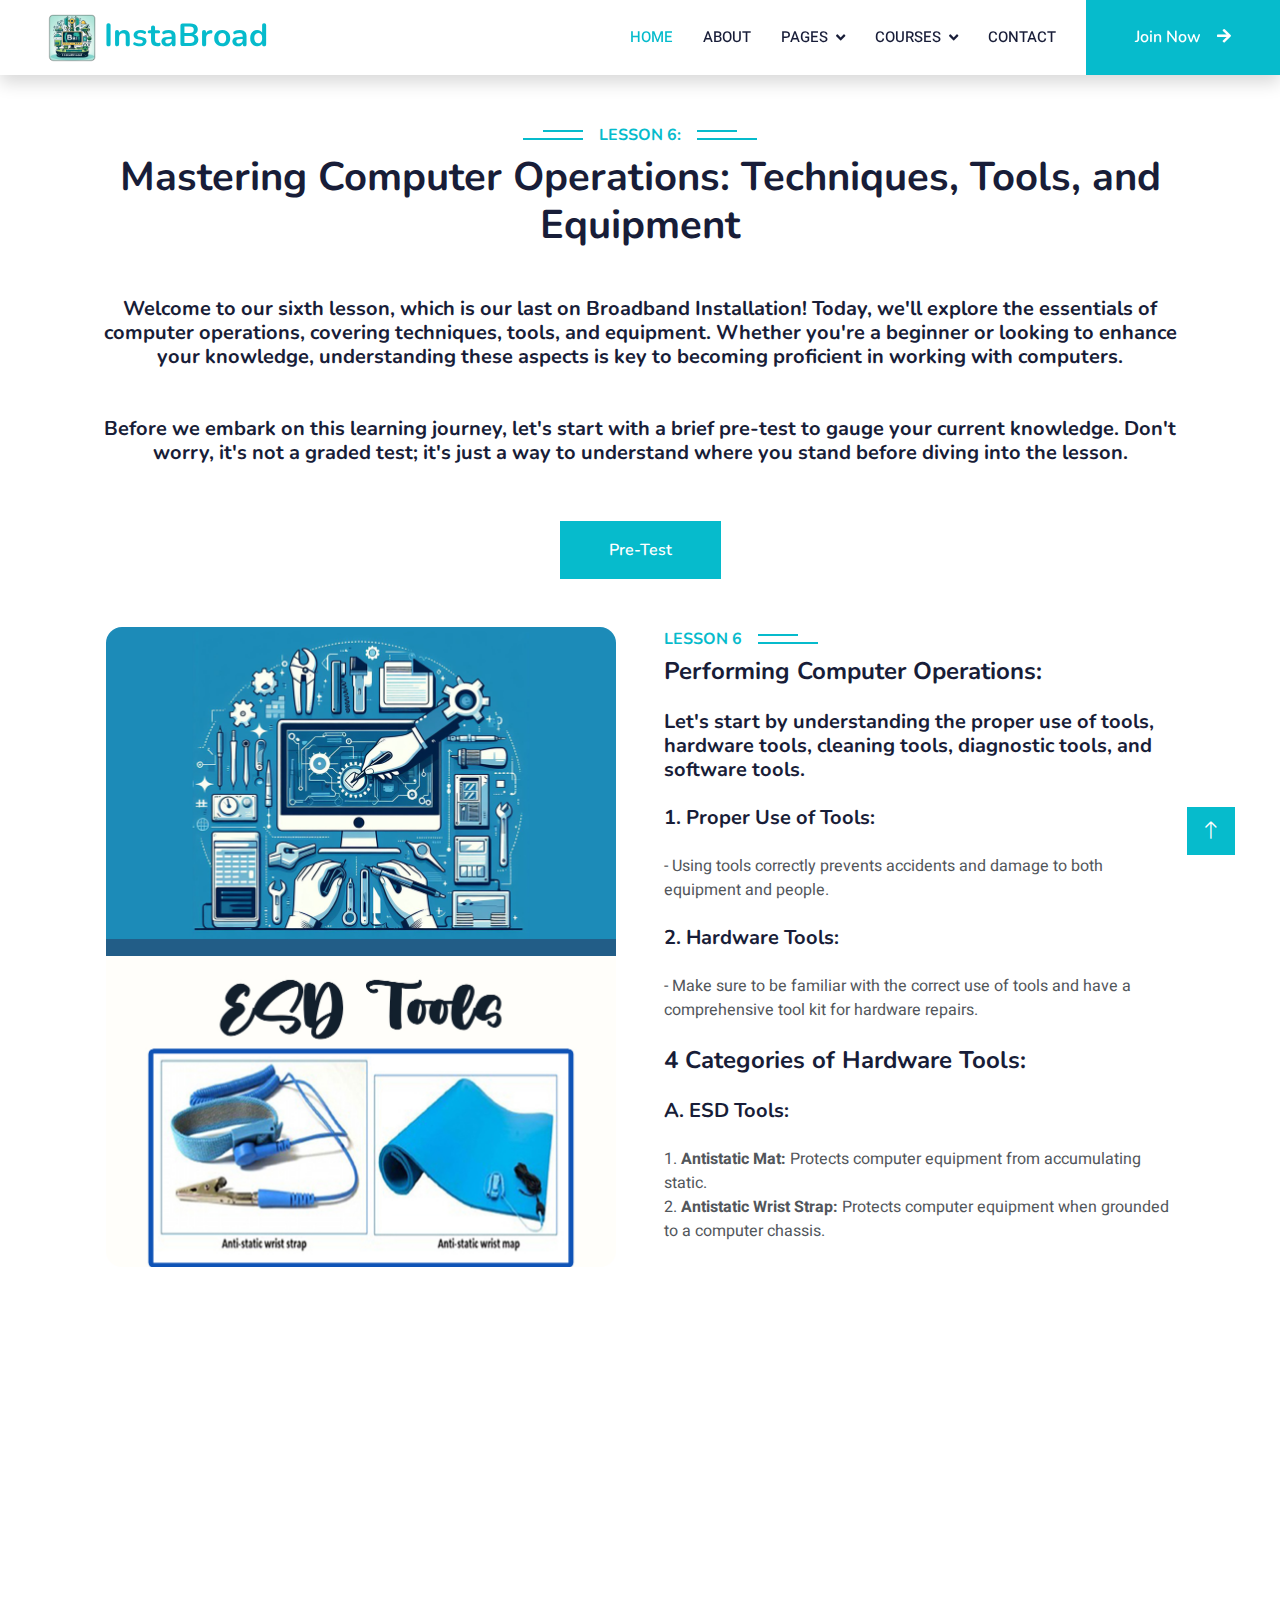
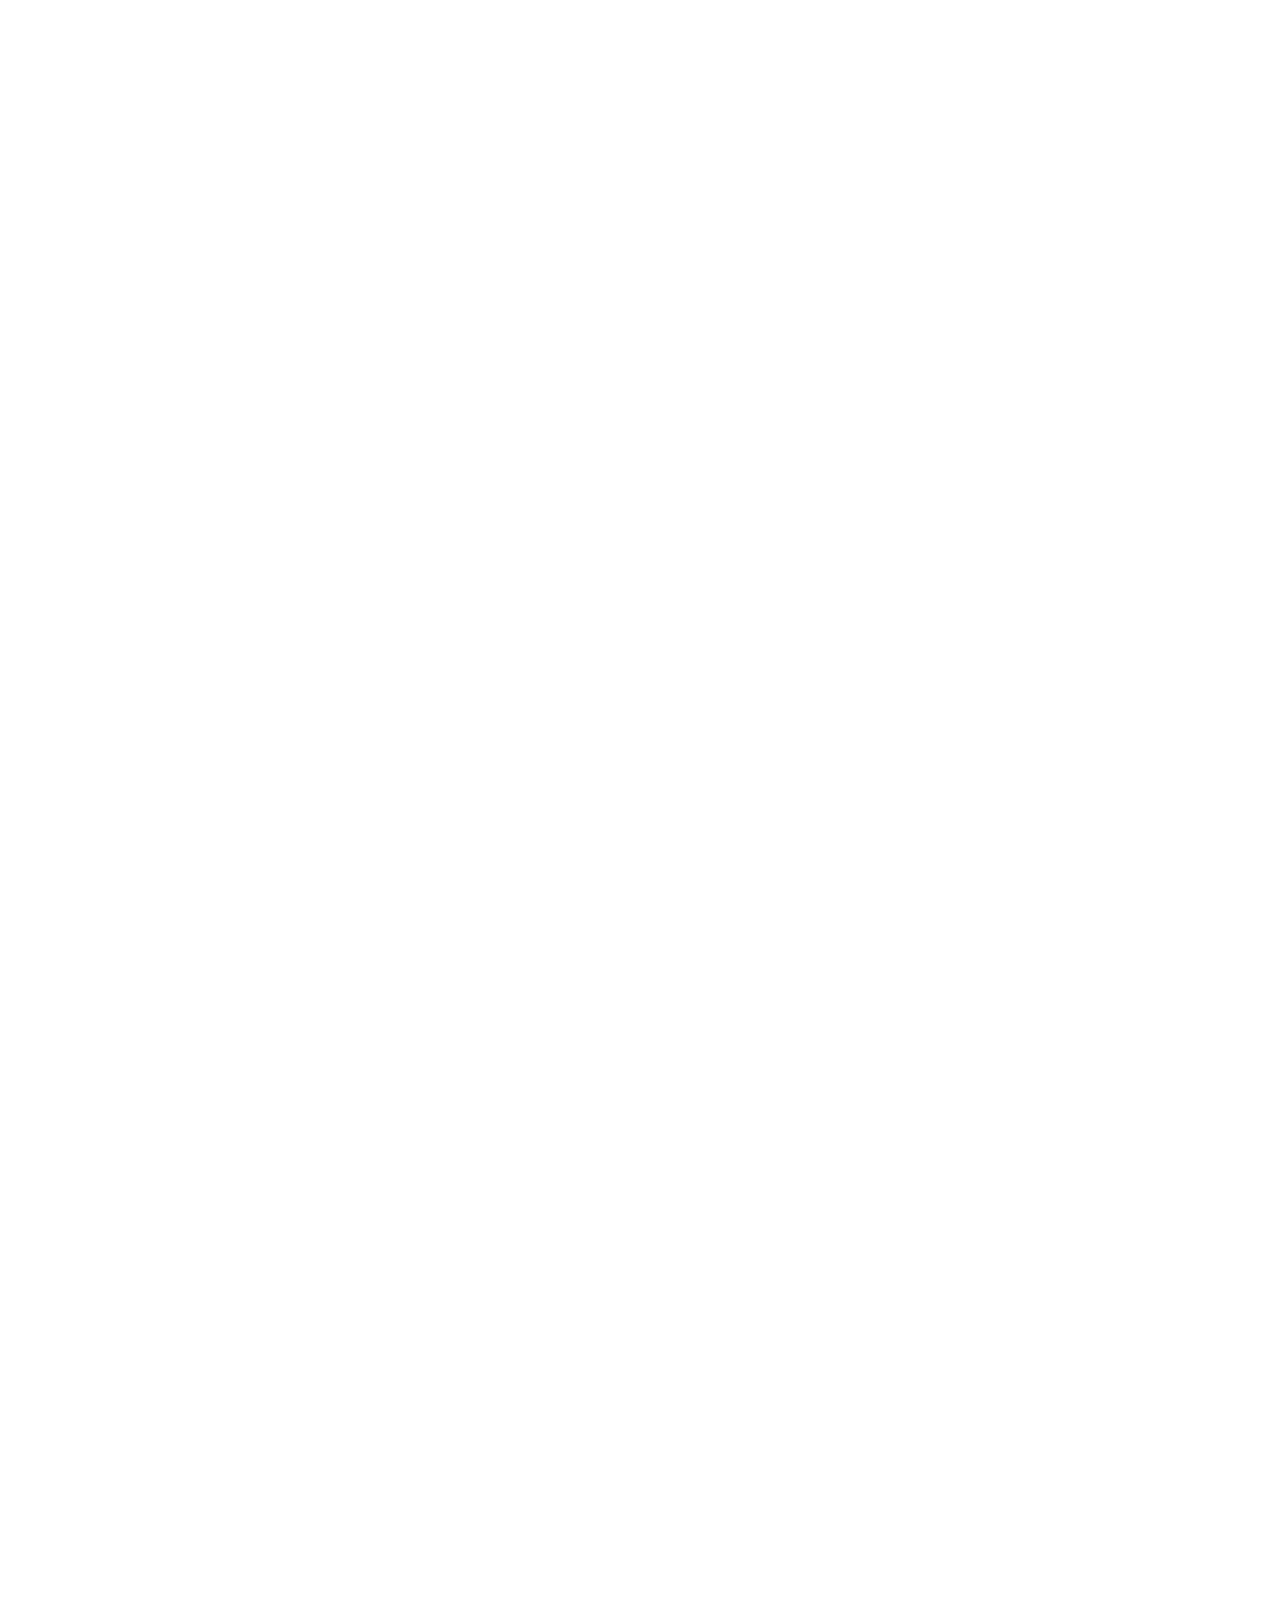
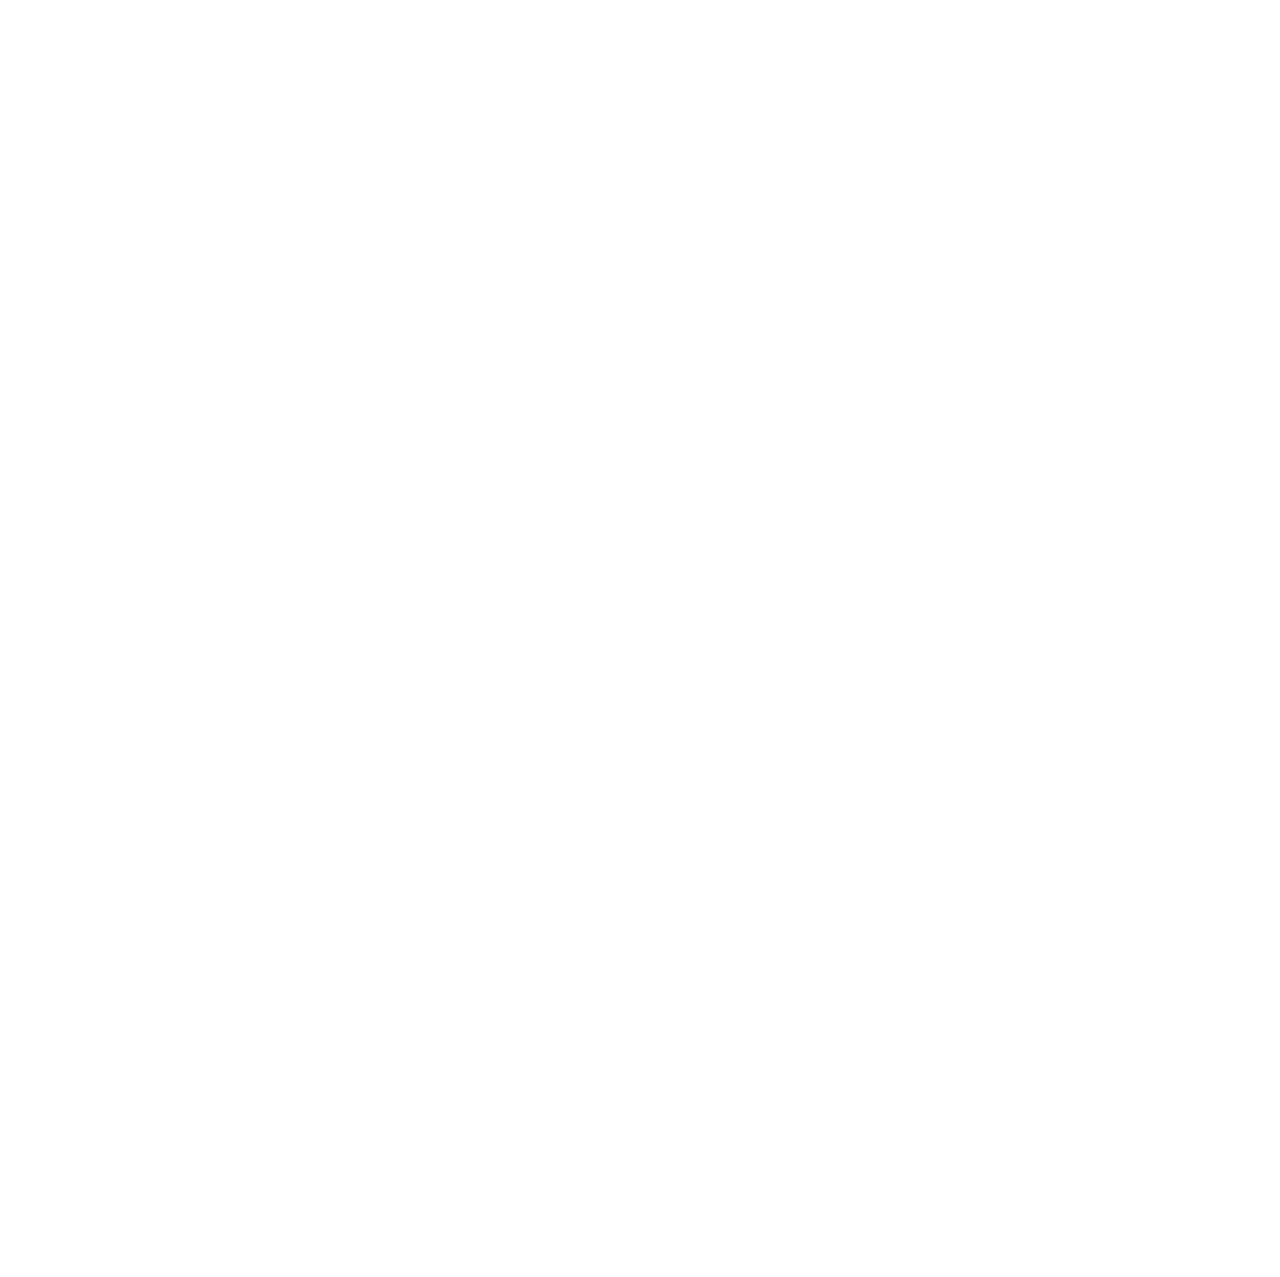
<file: lesson-6.html>
<!DOCTYPE html>
<html lang="en">

<head>
    <meta charset="utf-8">
    <title>InstaBroad</title>
    <meta content="width=device-width, initial-scale=1.0" name="viewport">
    <meta content="" name="keywords">
    <meta content="" name="description">

    <!-- Favicon -->
    <link href="img/favicon.ico" rel="icon">

    <!-- Google Web Fonts -->
    <link rel="preconnect" href="https://fonts.googleapis.com">
    <link rel="preconnect" href="https://fonts.gstatic.com" crossorigin>
    <link href="https://fonts.googleapis.com/css2?family=Heebo:wght@400;500;600&family=Nunito:wght@600;700;800&display=swap" rel="stylesheet">

    <!-- Icon Font Stylesheet -->
    <link href="https://cdnjs.cloudflare.com/ajax/libs/font-awesome/5.10.0/css/all.min.css" rel="stylesheet">
    <link href="https://cdn.jsdelivr.net/npm/bootstrap-icons@1.4.1/font/bootstrap-icons.css" rel="stylesheet">

    <!-- Libraries Stylesheet -->
    <link href="lib/animate/animate.min.css" rel="stylesheet">
    <link href="lib/owlcarousel/assets/owl.carousel.min.css" rel="stylesheet">

    <!-- Customized Bootstrap Stylesheet -->
    <link href="css/bootstrap.min.css" rel="stylesheet">

    <!-- Template Stylesheet -->
    <link href="css/style.css" rel="stylesheet">
</head>

<body>
    <!-- Spinner Start -->
    <div id="spinner" class="show bg-white position-fixed translate-middle w-100 vh-100 top-50 start-50 d-flex align-items-center justify-content-center">
        <div class="spinner-border text-primary" style="width: 3rem; height: 3rem;" role="status">
            <span class="sr-only">Loading...</span>
        </div>
    </div>
    <!-- Spinner End -->


    <!-- Navbar Start -->
    <nav class="navbar navbar-expand-lg bg-white navbar-light shadow sticky-top p-0">
        <a href="index.html" class="navbar-brand d-flex align-items-center px-4 px-lg-5">
            <h2 class="m-0 text-primary"><img src="img/instabroad-logo.png" style="height: 3rem; padding-right: 0.5rem;"></i>InstaBroad</h2>
        </a>
        <button type="button" class="navbar-toggler me-4" data-bs-toggle="collapse" data-bs-target="#navbarCollapse">
            <span class="navbar-toggler-icon"></span>
        </button>
        <div class="collapse navbar-collapse" id="navbarCollapse">
            <div class="navbar-nav ms-auto p-4 p-lg-0">
                <a href="index.html" class="nav-item nav-link active">Home</a>
                <a href="about.html" class="nav-item nav-link">About</a>
                <div class="nav-item dropdown">
                    <a href="#" class="nav-link dropdown-toggle" data-bs-toggle="dropdown">Pages</a>
                    <div class="dropdown-menu fade-down m-0">
                        <a href="team.html" class="dropdown-item">Our Team</a>
                        <a href="404.html" class="dropdown-item">References</a>
                        <a href="testimonial.html" class="dropdown-item">Testimonial</a>
                        <a href="404.html" class="dropdown-item">404 Page</a>
                    </div>
                </div>
                <div class="nav-item dropdown">
                    <a href="#" class="nav-link dropdown-toggle" data-bs-toggle="dropdown">Courses</a>
                    <div class="dropdown-menu fade-down m-0">
                        <a href="lesson-1.html" class="dropdown-item">Lesson 1</a>
                        <a href="testimonial.html" class="dropdown-item">Lesson 2</a>
                        <a href="404.html" class="dropdown-item">Lesson 3</a>
                        <a href="404.html" class="dropdown-item">Lesson 4</a>
                        <a href="404.html" class="dropdown-item">Lesson 5</a>
                        <a href="404.html" class="dropdown-item">Lesson 6</a>
                    </div>
                </div>
                <a href="contact.html" class="nav-item nav-link">Contact</a>
            </div>
            <a href="" class="btn btn-primary py-4 px-lg-5 d-none d-lg-block">Join Now<i class="fa fa-arrow-right ms-3"></i></a>
        </div>
    </nav>
    <!-- Navbar End -->


    <!-- About Start -->
    <div class="container-xxl py-5">
        <div class="container">
            <div class="text-center wow fadeInUp" data-wow-delay="0.1s">
                <h6 class="section-title bg-white text-center text-primary px-3">Lesson 6:</h6>
                <h1 class="mb-5">Mastering Computer Operations: Techniques, Tools, and Equipment</h1>
                <h5 class="mb-5">Welcome to our sixth lesson, which is our last on Broadband Installation! Today, we'll explore the essentials of computer operations, covering techniques, tools, and equipment. Whether you're a beginner or looking to enhance your knowledge, understanding these aspects is key to becoming proficient in working with computers.</h5>
            </div>
            <div class="text-center wow fadeInUp" data-wow-delay="0.1s">
                <h5 class="mb-5">Before we embark on this learning journey, let's start with a brief pre-test to gauge your current knowledge. Don't worry, it's not a graded test; it's just a way to understand where you stand before diving into the lesson.</h5>
                <a class="btn btn-primary py-3 px-5 mt-2" href="https://forms.gle/n8qaA5Njy9DK1y8x5">Pre-Test</a>
            </div>
    <div class="container-xxl py-5">
        <div class="container">
            <div class="row g-5">
                <div class="col-lg-6 wow fadeInUp" data-wow-delay="0.1s" style="min-height: 400px;">
                    <div class="position-relative h-100">
                        <img class="img-fluid position-absolute w-100 h-100" src="img/lesson-6-1.jpg" alt="" style="object-fit: cover; border-radius: 1rem;">
                    </div>
                </div>
                <div class="col-lg-6 wow fadeInUp" data-wow-delay="0.3s">
                    <h6 class="section-title bg-white text-start text-primary pe-3">Lesson 6</h6>
                    <h4 class="mb-4">Performing Computer Operations:</h4>
                    <h5 class="mb-4">Let's start by understanding the proper use of tools, hardware tools, cleaning tools, diagnostic tools, and software tools.</h5>
                    <h5 class="mb-4">1. Proper Use of Tools:</h5>
                    <p class="mb-4">- Using tools correctly prevents accidents and damage to both equipment and people.</p>
                    <h5 class="mb-4">2. Hardware Tools:</h5>
                    <p class="mb-4">- Make sure to be familiar with the correct use of tools and have a comprehensive tool kit for hardware repairs.</p>
                    <h4 class="mb-4">4 Categories of Hardware Tools:</h4>
                    <h5 class="mb-4">A. ESD Tools:</h5>
                    <p class="mb-4">1. <b>Antistatic Mat:</b> Protects computer equipment from accumulating static.<br>
                        2. <b>Antistatic Wrist Strap:</b> Protects computer equipment when grounded to a computer chassis.</p>
                </div>
        </div>
        </div>
        </div>
        <div class="container-xxl py-5">
            <div class="container">
                <div class="row g-5">
                    <div class="col-lg-6 wow fadeInUp" data-wow-delay="0.1s" style="min-height: 400px;">
                        <div class="position-relative h-100">
                            <img class="img-fluid position-absolute w-100 h-100" src="img/lesson-6-3.jpg" alt="" style="object-fit: fill; border-radius: 1rem;">
                        </div>
                    </div>
                    <div class="col-lg-6 wow fadeInUp" data-wow-delay="0.3s">
                    <h5 class="mb-4">B. Hand Tools:</h5>
                    <p class="mb-4">- These are manually powered tools:</p>
                    <p class="mb-4">1. <b>Phillips-Head Screwdriver</b>: For cross-headed screws.<br>
                        2. <b>Flat-Head Screwdriver</b>: For slotted screws.<br>
                        3. <b>Torx Screwdriver</b>: For screws with a star-like depression.<br>
                        4. <b>Hex/Nut Driver</b>: For nuts like a screwdriver.<br>
                        5. <b>Needle-Nose Plier</b>: Holds small parts.<br>
                        6. <b>Wire Cutters</b>: Strip and cut wires.<br>
                        7. <b>Tweezers</b>: Manipulate small parts.<br>
                        8. <b>Part Retriever</b>: Retrieves small parts.<br>
                        9. <b>Hex (Allen) Wrench Set</b>: For screws or bolts.<br>
                        10. <b>Flashlight</b>: Illuminates tight spaces.<br>
                        11. <b>Wire Stripper</b>: Removes insulation from wires.<br>
                        12. <b>Punch Down Tool with Wire Stripper</b>: Combination tool.<br>
                        13. <b>Slip Joint Plier</b>: Clamps objects.<br>
                        14. <b>Crimping Tool</b>: Attaches connectors to wires.<br>
                        15. <b>Punch-Down tool</b>: Terminates wire.<br>
                        16. <b>Soldering Iron</b>: Melts solder for joints.<br>
                        17. <b>Desoldering Pump</b>: Removes solder from the circuit board.</p>
                    <h5 class="mb-4">C. Cleaning Tools: </h5>
                    <p class="mb-4">- It is essential when maintaining and repairing computers.</p>
                    <p class="mb-4">1. <b>Soft Cloth</b>: Cleans components without scratching.<br><br>
                        2. <b>Compressed Air</b>: Blows away dust without touching components.<br><br>
                        3. <b>Cable Ties</b>: Bundles cables neatly.<br><br>
                        4. <b>Parts Organizer</b>: Holds small parts.</p>
                    <h5 class="mb-4">D. Diagnostic Tools: </h5>
                        <p class="mb-4">1. <b>Multimeter</b>: Measures voltage, current, and resistance.<br><br>
                            2. <b>Loopback Adapter/Plug</b>: Tests basic functionality of computer ports.<br><br>
                            3. <b>Power Supply Tester</b>: Checks if the computer power supply is working.<br><br>
                            4. <b>Cable Tester</b>: Checks for wiring faults.<br><br>
                            5. <b>Toner Probe</b>: Traces cables.</p>
                </div>
            </div>
            </div>
            </div>
            </div>
            <div class="container-xxl py-5">
                <div class="container">
                    <div class="row g-5">
                        <div class="col-lg-6 wow fadeInUp" data-wow-delay="0.1s" style="min-height: 400px;">
                            <div class="position-relative h-100">
                                <img class="img-fluid position-absolute w-100 h-100" src="img/lesson-6-4.jpg" alt="" style="object-fit: fill; border-radius: 1rem;">
                            </div>
                        </div>
                        <div class="col-lg-6 wow fadeInUp" data-wow-delay="0.3s">
                        <h5 class="mb-4">4. Software Tools:</h5>
                        <p class="mb-4">- These tools help diagnose computer and network problems.</p>
                        <h5 class="mb-4">A. Disk Management Tools:</h5>
                        <p class="mb-4">1. <b>FDISK</b>: Creates and deletes partitions.<br>
                            2. <b>Disk Management Tool</b>: Initializes disks, creates, and formats partitions.<br>
                            3. <b>Format</b>: Prepares a hard drive.<br>
                            4. <b>ScanDisk/CHKDSK</b>: Checks file integrity and disk surface.<br>
                            5. <b>Defrag</b>: Optimizes hard drive space.<br>
                            6. <b>Disk Cleanup</b>: Clears space on the hard drive.<br>
                            7. <b>System File Checker (SFC)</b>: Scans and replaces corrupted files.<br>
                            8. <b>Third-Party Software Tools</b>: Assist in troubleshooting.</p>
                        <h5 class="mb-4">B. Protection Software Tools: </h5>
                        <p class="mb-4">1. <b>Windows 7 Active Center</b>: Checks security settings and ensures automatic updates.<br>
                            2. <b>Antivirus Program</b>: Protects against viruses.<br>
                            3. <b>Anti-Spyware Program</b>: Guards against software that sends information to attackers.<br>
                            4. <b>Windows 7 Firewall</b>: Protects against unauthorized communications.</p>
                    </div>
                </div>
    </div>
    </div>
    <div class="container-xxl py-5">
        <div class="container">
    <div class="text-center wow fadeInUp" data-wow-delay="0.1s">
        <h2 class="section-title bg-white text-center text-primary px-3">Video Lessons</h2>
        <h4 class="mb-5" >To further enrich your understanding and provide a visual aid, we've prepared an engaging video that complements the Lesson 6.</h4>
        <iframe width="auto" height="305" style=" border-radius: 2rem;" src="https://www.youtube.com/embed/oiR98Bi2cug?si=Ec7lvNkdeBMrLhaA" title="YouTube video player" frameborder="0" allow="accelerometer; autoplay; clipboard-write; encrypted-media; gyroscope; picture-in-picture; web-share" allowfullscreen></iframe>
        <iframe width="auto" height="305" style=" border-radius: 2rem;" src="https://www.youtube.com/embed/OdZ_KM4WHVY?si=rJlrPAhcSqECSjax" title="YouTube video player" frameborder="0" allow="accelerometer; autoplay; clipboard-write; encrypted-media; gyroscope; picture-in-picture; web-share" allowfullscreen></iframe>
        <iframe width="auto" height="305" style=" border-radius: 2rem;" src="https://www.youtube.com/embed/t7IK-2Cace8?si=buimoh8OHUMY_e75" title="YouTube video player" frameborder="0" allow="accelerometer; autoplay; clipboard-write; encrypted-media; gyroscope; picture-in-picture; web-share" allowfullscreen></iframe>
    </div>
 </div>
 </div>
 </div>
 </div>
 <div class="container-xxl py-5">
    <div class="container">
    <div class="text-center wow fadeInUp" data-wow-delay="0.1s">
        <h2 class="section-title bg-white text-center text-primary px-3">Congratulations!</h2>
        <h4 class="mb-5" >You've completed all the lessons on Broadband Installation. You've gained valuable insights into the world of high-speed internet and the techniques, tools, and safety measures essential for efficient installations. Now, it's time to put your newfound knowledge to the test with our post-test.</h4>
        <a class="btn btn-primary py-3 px-5 mt-2" href="https://forms.gle/65HnNuqEkGMQSA627">Post-Test</a>
        <h4 class="mb-5" ><br><br>Once you've aced the post-test, you'll have the opportunity to download and proudly showcase your certificate, validating your expertise in broadband installation. We commend your dedication to learning, and we're confident that your acquired skills will serve you well in the dynamic field of broadband technology.</h4>
        <a class="btn btn-primary py-3 px-5 mt-2" href="https://forms.gle/6mejkfKhU7jj6nce9" >Get Certificate →</a>
</div>
</div>
</div>

    <!-- Back to Top -->
    <a href="#" class="btn btn-lg btn-primary btn-lg-square back-to-top"><i class="bi bi-arrow-up"></i></a>


    <!-- JavaScript Libraries -->
    <script src="https://code.jquery.com/jquery-3.4.1.min.js"></script>
    <script src="https://cdn.jsdelivr.net/npm/bootstrap@5.0.0/dist/js/bootstrap.bundle.min.js"></script>
    <script src="lib/wow/wow.min.js"></script>
    <script src="lib/easing/easing.min.js"></script>
    <script src="lib/waypoints/waypoints.min.js"></script>
    <script src="lib/owlcarousel/owl.carousel.min.js"></script>

    <!-- Template Javascript -->
    <script src="js/main.js"></script>
</body>

</html>
</file>
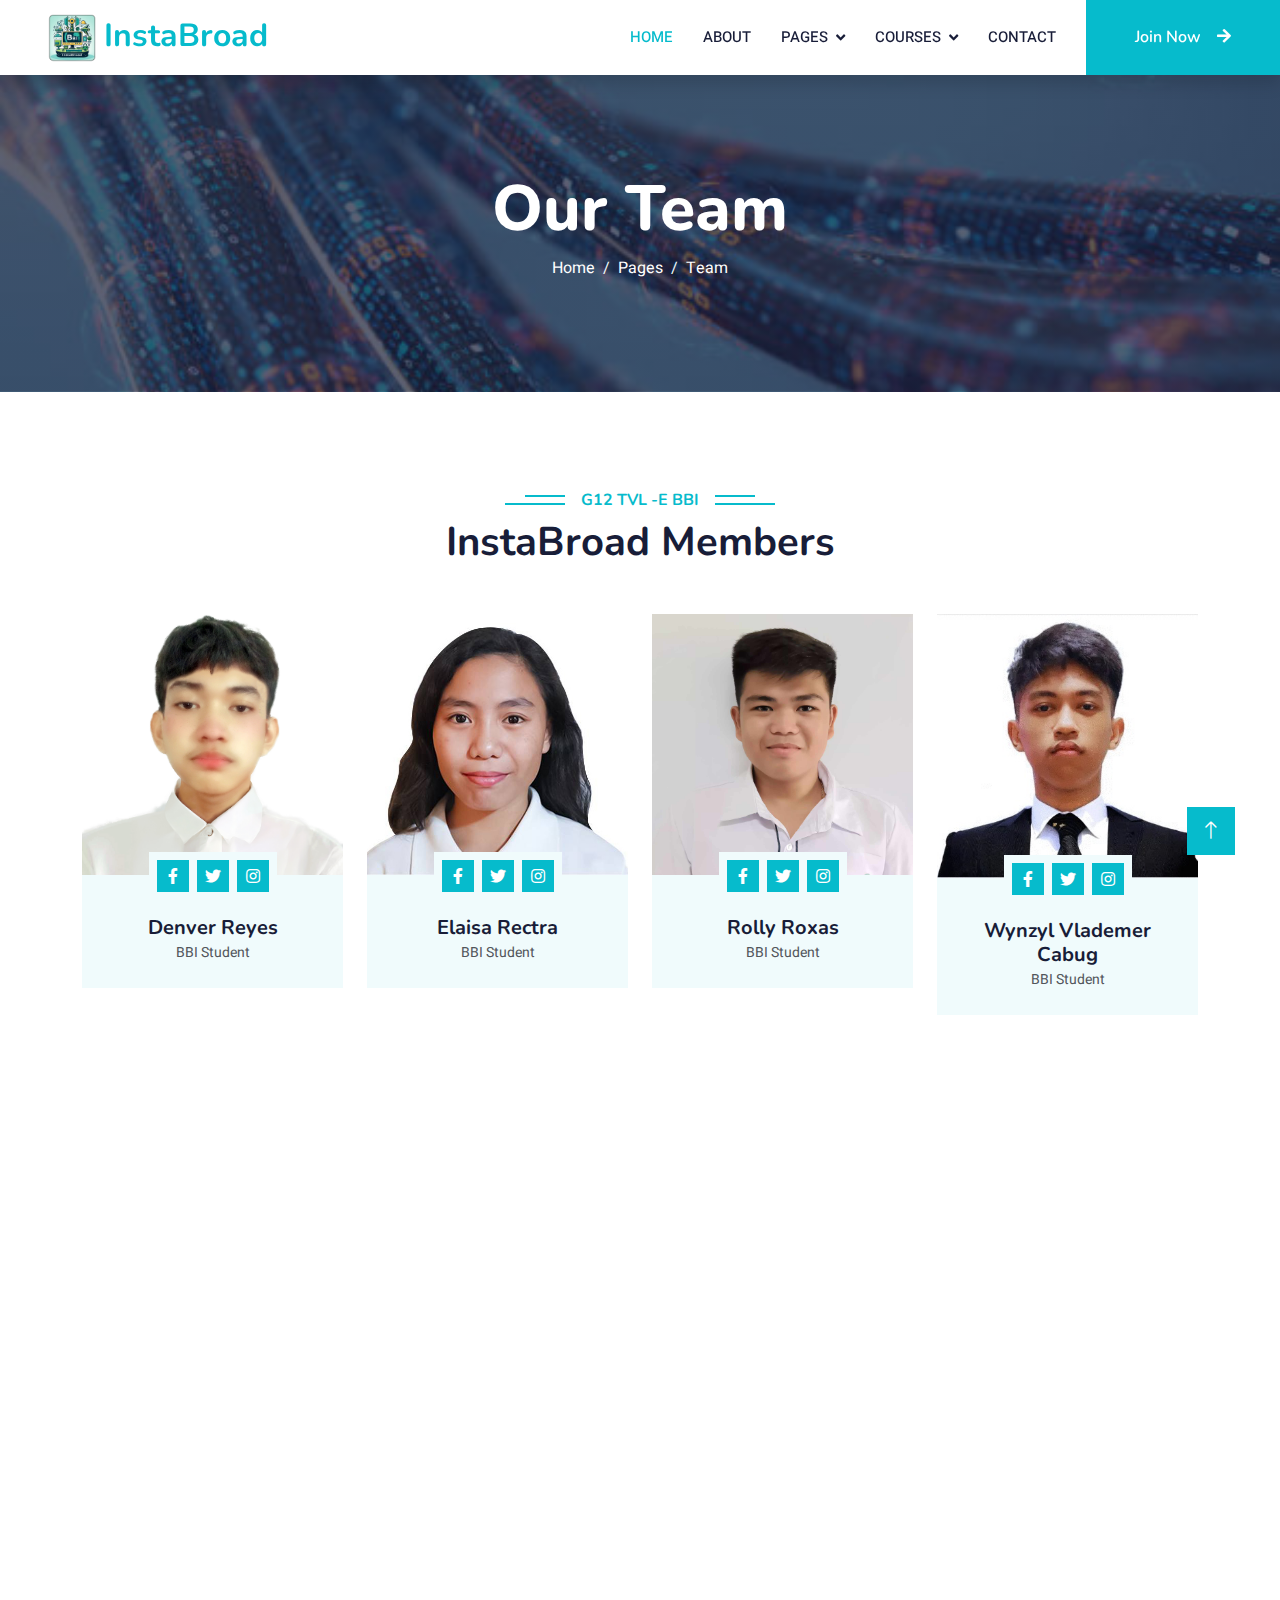
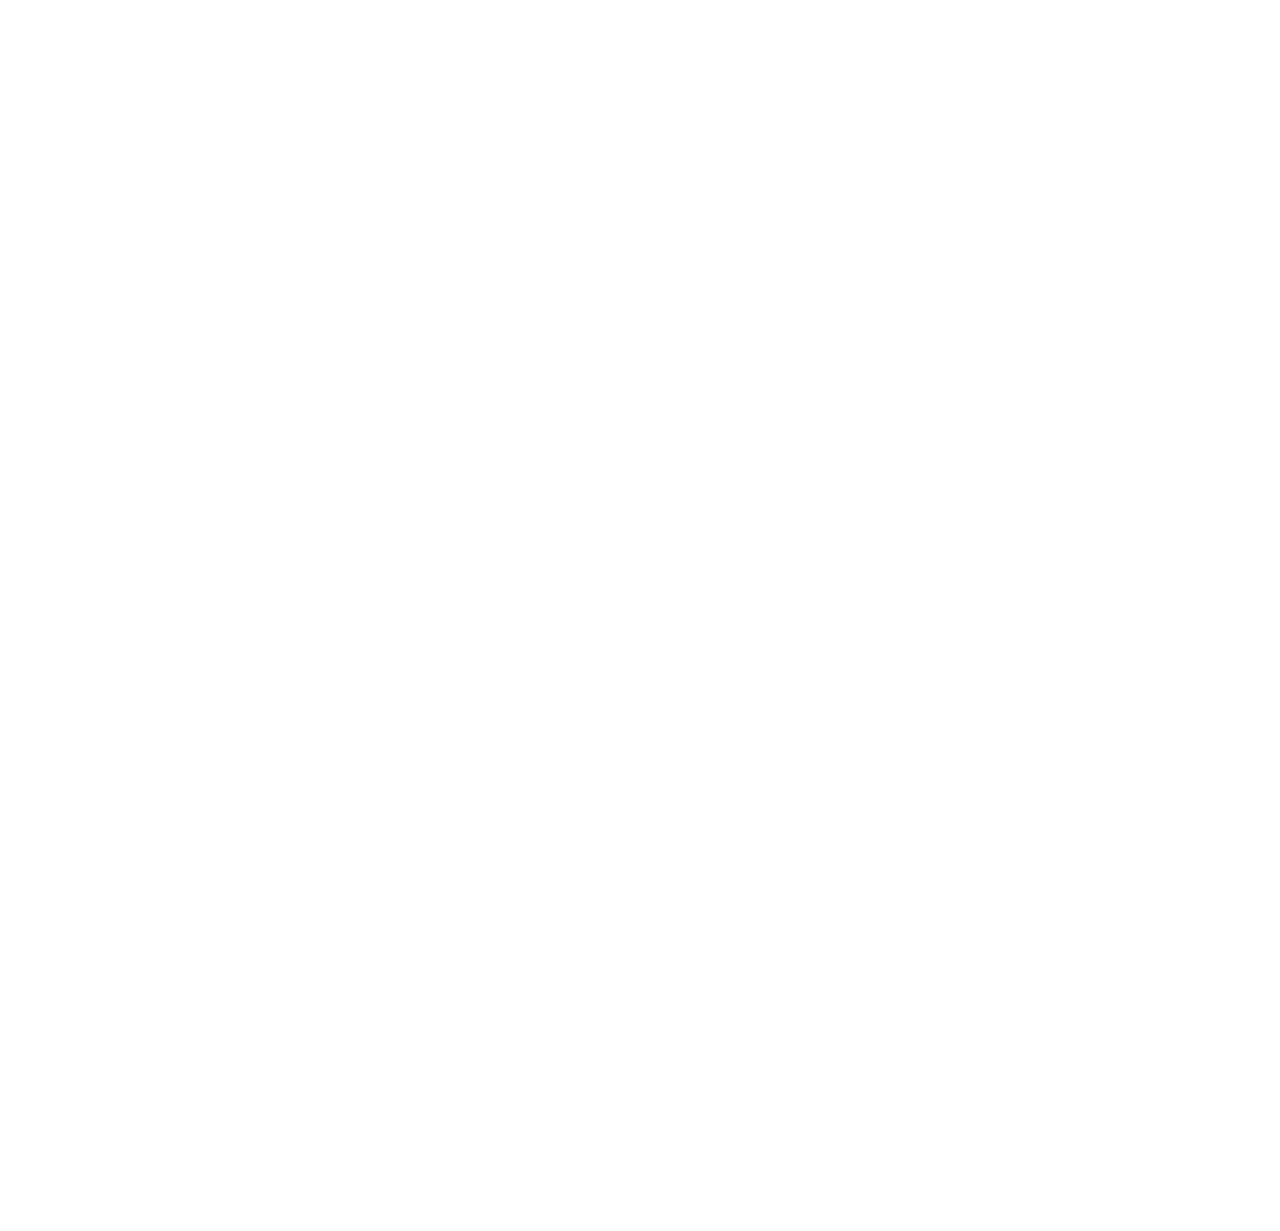
<file: team.html>
<!DOCTYPE html>
<html lang="en">

<head>
    <meta charset="utf-8">
    <title>InstaBroad</title>
    <meta content="width=device-width, initial-scale=1.0" name="viewport">
    <meta content="" name="keywords">
    <meta content="" name="description">

    <!-- Favicon -->
    <link href="img/favicon.ico" rel="icon">

    <!-- Google Web Fonts -->
    <link rel="preconnect" href="https://fonts.googleapis.com">
    <link rel="preconnect" href="https://fonts.gstatic.com" crossorigin>
    <link href="https://fonts.googleapis.com/css2?family=Heebo:wght@400;500;600&family=Nunito:wght@600;700;800&display=swap" rel="stylesheet">

    <!-- Icon Font Stylesheet -->
    <link href="https://cdnjs.cloudflare.com/ajax/libs/font-awesome/5.10.0/css/all.min.css" rel="stylesheet">
    <link href="https://cdn.jsdelivr.net/npm/bootstrap-icons@1.4.1/font/bootstrap-icons.css" rel="stylesheet">

    <!-- Libraries Stylesheet -->
    <link href="lib/animate/animate.min.css" rel="stylesheet">
    <link href="lib/owlcarousel/assets/owl.carousel.min.css" rel="stylesheet">

    <!-- Customized Bootstrap Stylesheet -->
    <link href="css/bootstrap.min.css" rel="stylesheet">

    <!-- Template Stylesheet -->
    <link href="css/style.css" rel="stylesheet">
</head>

<body>
    <!-- Spinner Start -->
    <div id="spinner" class="show bg-white position-fixed translate-middle w-100 vh-100 top-50 start-50 d-flex align-items-center justify-content-center">
        <div class="spinner-border text-primary" style="width: 3rem; height: 3rem;" role="status">
            <span class="sr-only">Loading...</span>
        </div>
    </div>
    <!-- Spinner End -->


    <!-- Navbar Start -->
    <nav class="navbar navbar-expand-lg bg-white navbar-light shadow sticky-top p-0">
        <a href="index.html" class="navbar-brand d-flex align-items-center px-4 px-lg-5">
            <h2 class="m-0 text-primary"><img src="img/instabroad-logo.png" style="height: 3rem; padding-right: 0.5rem;"></i>InstaBroad</h2>
        </a>
        <button type="button" class="navbar-toggler me-4" data-bs-toggle="collapse" data-bs-target="#navbarCollapse">
            <span class="navbar-toggler-icon"></span>
        </button>
        <div class="collapse navbar-collapse" id="navbarCollapse">
            <div class="navbar-nav ms-auto p-4 p-lg-0">
                <a href="index.html" class="nav-item nav-link active">Home</a>
                <a href="about.html" class="nav-item nav-link">About</a>
                <div class="nav-item dropdown">
                    <a href="#" class="nav-link dropdown-toggle" data-bs-toggle="dropdown">Pages</a>
                    <div class="dropdown-menu fade-down m-0">
                        <a href="team.html" class="dropdown-item">Our Team</a>
                        <a href="404.html" class="dropdown-item">References</a>
                        <a href="testimonial.html" class="dropdown-item">Testimonial</a>
                        <a href="404.html" class="dropdown-item">404 Page</a>
                    </div>
                </div>
                <div class="nav-item dropdown">
                    <a href="#" class="nav-link dropdown-toggle" data-bs-toggle="dropdown">Courses</a>
                    <div class="dropdown-menu fade-down m-0">
                        <a href="lesson-1.html" class="dropdown-item">Lesson 1</a>
                        <a href="testimonial.html" class="dropdown-item">Lesson 2</a>
                        <a href="404.html" class="dropdown-item">Lesson 3</a>
                        <a href="404.html" class="dropdown-item">Lesson 4</a>
                        <a href="404.html" class="dropdown-item">Lesson 5</a>
                        <a href="404.html" class="dropdown-item">Lesson 6</a>
                    </div>
                </div>
                <a href="contact.html" class="nav-item nav-link">Contact</a>
            </div>
            <a href="" class="btn btn-primary py-4 px-lg-5 d-none d-lg-block">Join Now<i class="fa fa-arrow-right ms-3"></i></a>
        </div>
    </nav>
    <!-- Navbar End -->


    <!-- Header Start -->
    <div class="container-fluid bg-primary py-5 mb-5 page-header">
        <div class="container py-5">
            <div class="row justify-content-center">
                <div class="col-lg-10 text-center">
                    <h1 class="display-3 text-white animated slideInDown">Our Team</h1>
                    <nav aria-label="breadcrumb">
                        <ol class="breadcrumb justify-content-center">
                            <li class="breadcrumb-item"><a class="text-white" href="#">Home</a></li>
                            <li class="breadcrumb-item"><a class="text-white" href="#">Pages</a></li>
                            <li class="breadcrumb-item text-white active" aria-current="page">Team</li>
                        </ol>
                    </nav>
                </div>
            </div>
        </div>
    </div>
    <!-- Header End -->


    <!-- Team Start -->
    <div class="container-xxl py-5">
        <div class="container">
            <div class="text-center wow fadeInUp" data-wow-delay="0.1s">
                <h6 class="section-title bg-white text-center text-primary px-3">G12 TVL -E BBI</h6>
                <h1 class="mb-5">InstaBroad Members</h1>
            </div>
            <div class="row g-4">
                <div class="col-lg-3 col-md-6 wow fadeInUp" data-wow-delay="0.1s">
                    <div class="team-item bg-light">
                        <div class="overflow-hidden">
                            <img class="img-fluid" src="img/denver.jpg" alt="">
                        </div>
                        <div class="position-relative d-flex justify-content-center" style="margin-top: -23px;">
                            <div class="bg-light d-flex justify-content-center pt-2 px-1">
                                <a class="btn btn-sm-square btn-primary mx-1" href=""><i class="fab fa-facebook-f"></i></a>
                                <a class="btn btn-sm-square btn-primary mx-1" href=""><i class="fab fa-twitter"></i></a>
                                <a class="btn btn-sm-square btn-primary mx-1" href=""><i class="fab fa-instagram"></i></a>
                            </div>
                        </div>
                        <div class="text-center p-4">
                            <h5 class="mb-0">Denver Reyes</h5>
                            <small>BBI Student</small>
                        </div>
                    </div>
                </div>
                <div class="col-lg-3 col-md-6 wow fadeInUp" data-wow-delay="0.3s">
                    <div class="team-item bg-light">
                        <div class="overflow-hidden">
                            <img class="img-fluid" src="img/elaisa-1.jpg" alt="">
                        </div>
                        <div class="position-relative d-flex justify-content-center" style="margin-top: -23px;">
                            <div class="bg-light d-flex justify-content-center pt-2 px-1">
                                <a class="btn btn-sm-square btn-primary mx-1" href=""><i class="fab fa-facebook-f"></i></a>
                                <a class="btn btn-sm-square btn-primary mx-1" href=""><i class="fab fa-twitter"></i></a>
                                <a class="btn btn-sm-square btn-primary mx-1" href=""><i class="fab fa-instagram"></i></a>
                            </div>
                        </div>
                        <div class="text-center p-4">
                            <h5 class="mb-0">Elaisa Rectra</h5>
                            <small>BBI Student</small>
                        </div>
                    </div>
                </div>
                <div class="col-lg-3 col-md-6 wow fadeInUp" data-wow-delay="0.5s">
                    <div class="team-item bg-light">
                        <div class="overflow-hidden">
                            <img class="img-fluid" src="img/rolly-1.jpg" alt="">
                        </div>
                        <div class="position-relative d-flex justify-content-center" style="margin-top: -23px;">
                            <div class="bg-light d-flex justify-content-center pt-2 px-1">
                                <a class="btn btn-sm-square btn-primary mx-1" href=""><i class="fab fa-facebook-f"></i></a>
                                <a class="btn btn-sm-square btn-primary mx-1" href=""><i class="fab fa-twitter"></i></a>
                                <a class="btn btn-sm-square btn-primary mx-1" href=""><i class="fab fa-instagram"></i></a>
                            </div>
                        </div>
                        <div class="text-center p-4">
                            <h5 class="mb-0">Rolly Roxas</h5>
                            <small>BBI Student</small>
                        </div>
                    </div>
                </div>
                <div class="col-lg-3 col-md-6 wow fadeInUp" data-wow-delay="0.7s">
                    <div class="team-item bg-light">
                        <div class="overflow-hidden">
                            <img class="img-fluid" src="img/wynzyl-1.jpg" alt="">
                        </div>
                        <div class="position-relative d-flex justify-content-center" style="margin-top: -23px;">
                            <div class="bg-light d-flex justify-content-center pt-2 px-1">
                                <a class="btn btn-sm-square btn-primary mx-1" href=""><i class="fab fa-facebook-f"></i></a>
                                <a class="btn btn-sm-square btn-primary mx-1" href=""><i class="fab fa-twitter"></i></a>
                                <a class="btn btn-sm-square btn-primary mx-1" href=""><i class="fab fa-instagram"></i></a>
                            </div>
                        </div>
                        <div class="text-center p-4">
                            <h5 class="mb-0">Wynzyl Vlademer Cabug</h5>
                            <small>BBI Student</small>
                        </div>
                    </div>
                </div>
                <div class="col-lg-3 col-md-6 wow fadeInUp" data-wow-delay="0.1s">
                    <div class="team-item bg-light">
                        <div class="overflow-hidden">
                            <img class="img-fluid" src="img/tibig.jpg" alt="">
                        </div>
                        <div class="position-relative d-flex justify-content-center" style="margin-top: -23px;">
                            <div class="bg-light d-flex justify-content-center pt-2 px-1">
                                <a class="btn btn-sm-square btn-primary mx-1" href=""><i class="fab fa-facebook-f"></i></a>
                                <a class="btn btn-sm-square btn-primary mx-1" href=""><i class="fab fa-twitter"></i></a>
                                <a class="btn btn-sm-square btn-primary mx-1" href=""><i class="fab fa-instagram"></i></a>
                            </div>
                        </div>
                        <div class="text-center p-4">
                            <h5 class="mb-0">Justine Tibig</h5>
                            <small>BBI Student</small>
                        </div>
                    </div>
                </div>
                <div class="col-lg-3 col-md-6 wow fadeInUp" data-wow-delay="0.3s">
                    <div class="team-item bg-light">
                        <div class="overflow-hidden">
                            <img class="img-fluid" src="img/reylyn.jpg" alt="">
                        </div>
                        <div class="position-relative d-flex justify-content-center" style="margin-top: -23px;">
                            <div class="bg-light d-flex justify-content-center pt-2 px-1">
                                <a class="btn btn-sm-square btn-primary mx-1" href=""><i class="fab fa-facebook-f"></i></a>
                                <a class="btn btn-sm-square btn-primary mx-1" href=""><i class="fab fa-twitter"></i></a>
                                <a class="btn btn-sm-square btn-primary mx-1" href=""><i class="fab fa-instagram"></i></a>
                            </div>
                        </div>
                        <div class="text-center p-4">
                            <h5 class="mb-0">Reylyn Gadiane</h5>
                            <small>BBI Student</small>
                        </div>
                    </div>
                </div>
                <div class="col-lg-3 col-md-6 wow fadeInUp" data-wow-delay="0.5s">
                    <div class="team-item bg-light">
                        <div class="overflow-hidden">
                            <img class="img-fluid" src="img/modelo.jpg" alt="">
                        </div>
                        <div class="position-relative d-flex justify-content-center" style="margin-top: -23px;">
                            <div class="bg-light d-flex justify-content-center pt-2 px-1">
                                <a class="btn btn-sm-square btn-primary mx-1" href=""><i class="fab fa-facebook-f"></i></a>
                                <a class="btn btn-sm-square btn-primary mx-1" href=""><i class="fab fa-twitter"></i></a>
                                <a class="btn btn-sm-square btn-primary mx-1" href=""><i class="fab fa-instagram"></i></a>
                            </div>
                        </div>
                        <div class="text-center p-4">
                            <h5 class="mb-0">Joshreyner Modelo</h5>
                            <small>BBI Student</small>
                        </div>
                    </div>
                </div>
                <div class="col-lg-3 col-md-6 wow fadeInUp" data-wow-delay="0.7s">
                    <div class="team-item bg-light">
                        <div class="overflow-hidden">
                            <img class="img-fluid" src="img/eloisa.jpg" alt="">
                        </div>
                        <div class="position-relative d-flex justify-content-center" style="margin-top: -23px;">
                            <div class="bg-light d-flex justify-content-center pt-2 px-1">
                                <a class="btn btn-sm-square btn-primary mx-1" href=""><i class="fab fa-facebook-f"></i></a>
                                <a class="btn btn-sm-square btn-primary mx-1" href=""><i class="fab fa-twitter"></i></a>
                                <a class="btn btn-sm-square btn-primary mx-1" href=""><i class="fab fa-instagram"></i></a>
                            </div>
                        </div>
                        <div class="text-center p-4">
                            <h5 class="mb-0">Eloisa Novilla</h5>
                            <small>BBI Student</small>
                        </div>
                    </div>
                </div>
            </div>
        </div>
    </div>
    <div class="container-xxl py-5">
        <div class="container">
            <div class="row g-4">
                <div class="col-lg-3 col-md-6 wow fadeInUp" data-wow-delay="0.1s">
                    <div class="team-item bg-light">
                        <div class="overflow-hidden">
                            <img class="img-fluid" src="img/moraga.jpg" alt="">
                        </div>
                        <div class="position-relative d-flex justify-content-center" style="margin-top: -23px;">
                            <div class="bg-light d-flex justify-content-center pt-2 px-1">
                                <a class="btn btn-sm-square btn-primary mx-1" href=""><i class="fab fa-facebook-f"></i></a>
                                <a class="btn btn-sm-square btn-primary mx-1" href=""><i class="fab fa-twitter"></i></a>
                                <a class="btn btn-sm-square btn-primary mx-1" href=""><i class="fab fa-instagram"></i></a>
                            </div>
                        </div>
                        <div class="text-center p-4">
                            <h5 class="mb-0">Reymond Moraga</h5>
                            <small>BBI Student</small>
                        </div>
                    </div>
                </div>
                <div class="col-lg-3 col-md-6 wow fadeInUp" data-wow-delay="0.3s">
                    <div class="team-item bg-light">
                        <div class="overflow-hidden">
                            <img class="img-fluid" src="img/pinson.jpg" alt="">
                        </div>
                        <div class="position-relative d-flex justify-content-center" style="margin-top: -23px;">
                            <div class="bg-light d-flex justify-content-center pt-2 px-1">
                                <a class="btn btn-sm-square btn-primary mx-1" href=""><i class="fab fa-facebook-f"></i></a>
                                <a class="btn btn-sm-square btn-primary mx-1" href=""><i class="fab fa-twitter"></i></a>
                                <a class="btn btn-sm-square btn-primary mx-1" href=""><i class="fab fa-instagram"></i></a>
                            </div>
                        </div>
                        <div class="text-center p-4">
                            <h5 class="mb-0">Francine Pinson</h5>
                            <small>BBI Student</small>
                        </div>
                    </div>
                </div>
                <div class="col-lg-3 col-md-6 wow fadeInUp" data-wow-delay="0.5s">
                    <div class="team-item bg-light">
                        <div class="overflow-hidden">
                            <img class="img-fluid" src="img/dela-pena.jpg" alt="">
                        </div>
                        <div class="position-relative d-flex justify-content-center" style="margin-top: -23px;">
                            <div class="bg-light d-flex justify-content-center pt-2 px-1">
                                <a class="btn btn-sm-square btn-primary mx-1" href=""><i class="fab fa-facebook-f"></i></a>
                                <a class="btn btn-sm-square btn-primary mx-1" href=""><i class="fab fa-twitter"></i></a>
                                <a class="btn btn-sm-square btn-primary mx-1" href=""><i class="fab fa-instagram"></i></a>
                            </div>
                        </div>
                        <div class="text-center p-4">
                            <h5 class="mb-0">Matt Dela Peña</h5>
                            <small>BBI Student</small>
                        </div>
                    </div>
                </div>
                <div class="col-lg-3 col-md-6 wow fadeInUp" data-wow-delay="0.7s">
                    <div class="team-item bg-light">
                        <div class="overflow-hidden">
                            <img class="img-fluid" src="img/team-4.jpg" alt="">
                        </div>
                        <div class="position-relative d-flex justify-content-center" style="margin-top: -23px;">
                            <div class="bg-light d-flex justify-content-center pt-2 px-1">
                                <a class="btn btn-sm-square btn-primary mx-1" href=""><i class="fab fa-facebook-f"></i></a>
                                <a class="btn btn-sm-square btn-primary mx-1" href=""><i class="fab fa-twitter"></i></a>
                                <a class="btn btn-sm-square btn-primary mx-1" href=""><i class="fab fa-instagram"></i></a>
                            </div>
                        </div>
                        <div class="text-center p-4">
                            <h5 class="mb-0">Kristina Cassandra Mendoza</h5>
                            <small>BBI Student</small>
                        </div>
                    </div>
                </div>
                <div class="col-lg-3 col-md-6 wow fadeInUp" data-wow-delay="0.1s">
                    <div class="team-item bg-light">
                        <div class="overflow-hidden">
                            <img class="img-fluid" src="img/team-2.jpg" alt="">
                        </div>
                        <div class="position-relative d-flex justify-content-center" style="margin-top: -23px;">
                            <div class="bg-light d-flex justify-content-center pt-2 px-1">
                                <a class="btn btn-sm-square btn-primary mx-1" href=""><i class="fab fa-facebook-f"></i></a>
                                <a class="btn btn-sm-square btn-primary mx-1" href=""><i class="fab fa-twitter"></i></a>
                                <a class="btn btn-sm-square btn-primary mx-1" href=""><i class="fab fa-instagram"></i></a>
                            </div>
                        </div>
                        <div class="text-center p-4">
                            <h5 class="mb-0">Krisa Mae Atamosa</h5>
                            <small>BBI Student</small>
                        </div>
                    </div>
                </div>
                <div class="col-lg-3 col-md-6 wow fadeInUp" data-wow-delay="0.3s">
                    <div class="team-item bg-light">
                        <div class="overflow-hidden">
                            <img class="img-fluid" src="img/team-3.jpg" alt="">
                        </div>
                        <div class="position-relative d-flex justify-content-center" style="margin-top: -23px;">
                            <div class="bg-light d-flex justify-content-center pt-2 px-1">
                                <a class="btn btn-sm-square btn-primary mx-1" href=""><i class="fab fa-facebook-f"></i></a>
                                <a class="btn btn-sm-square btn-primary mx-1" href=""><i class="fab fa-twitter"></i></a>
                                <a class="btn btn-sm-square btn-primary mx-1" href=""><i class="fab fa-instagram"></i></a>
                            </div>
                        </div>
                        <div class="text-center p-4">
                            <h5 class="mb-0">Jidrick Troyo</h5>
                            <small>BBI Student</small>
                        </div>
                    </div>
                </div>
                <div class="col-lg-3 col-md-6 wow fadeInUp" data-wow-delay="0.5s">
                    <div class="team-item bg-light">
                        <div class="overflow-hidden">
                            <img class="img-fluid" src="img/team-4.jpg" alt="">
                        </div>
                        <div class="position-relative d-flex justify-content-center" style="margin-top: -23px;">
                            <div class="bg-light d-flex justify-content-center pt-2 px-1">
                                <a class="btn btn-sm-square btn-primary mx-1" href=""><i class="fab fa-facebook-f"></i></a>
                                <a class="btn btn-sm-square btn-primary mx-1" href=""><i class="fab fa-twitter"></i></a>
                                <a class="btn btn-sm-square btn-primary mx-1" href=""><i class="fab fa-instagram"></i></a>
                            </div>
                        </div>
                        <div class="text-center p-4">
                            <h5 class="mb-0">Jayson Carl Jadormio</h5>
                            <small>Designation</small>
                        </div>
                    </div>
                </div>
                    </div>
                </div>
            </div>
        </div>
    </div>
    <!-- Team End -->
        

    <!-- Footer Start -->
    <div class="container-fluid bg-dark text-light footer pt-5 mt-5 wow fadeIn" data-wow-delay="0.1s">
        <div class="container py-5">
            <div class="row g-5">
                <div class="col-lg-3 col-md-6">
                    <h4 class="text-white mb-3">Quick Link</h4>
                    <a class="btn btn-link" href="">About Us</a>
                    <a class="btn btn-link" href="">Contact Us</a>
                    <a class="btn btn-link" href="">Privacy Policy</a>
                    <a class="btn btn-link" href="">Terms & Condition</a>
                    <a class="btn btn-link" href="">FAQs & Help</a>
                </div>
                <div class="col-lg-3 col-md-6">
                    <h4 class="text-white mb-3">Contact</h4>
                    <p class="mb-2"><i class="fa fa-map-marker-alt me-3"></i>Imelda Ave. Brgy Langam San Pedro Laguna</p>
                    <p class="mb-2"><i class="fa fa-phone-alt me-3"></i>(02) 8868 1174</p>
                    <p class="mb-2"><i class="fa fa-envelope me-3"></i>instabroad@gmail.com</p>
                    <div class="d-flex pt-2">
                        <a class="btn btn-outline-light btn-social" href=""><i class="fab fa-twitter"></i></a>
                        <a class="btn btn-outline-light btn-social" href=""><i class="fab fa-facebook-f"></i></a>
                        <a class="btn btn-outline-light btn-social" href=""><i class="fab fa-youtube"></i></a>
                        <a class="btn btn-outline-light btn-social" href=""><i class="fab fa-linkedin-in"></i></a>
                    </div>
                </div>
                <div class="col-lg-3 col-md-6">
                    <h4 class="text-white mb-3">Gallery</h4>
                    <div class="row g-2 pt-2">
                        <div class="col-4">
                            <img class="img-fluid bg-light p-1" src="img/lesson-1.jfif" alt="">
                        </div>
                        <div class="col-4">
                            <img class="img-fluid bg-light p-1" src="img/lesson-2.jfif" alt="">
                        </div>
                        <div class="col-4">
                            <img class="img-fluid bg-light p-1" src="img/lesson-3.jfif" alt="">
                        </div>
                        <div class="col-4">
                            <img class="img-fluid bg-light p-1" src="img/lesson-4.jfif" alt="">
                        </div>
                        <div class="col-4">
                            <img class="img-fluid bg-light p-1" src="img/lesson-5.jfif" alt="">
                        </div>
                        <div class="col-4">
                            <img class="img-fluid bg-light p-1" src="img/lesson-6.jfif" alt="">
                        </div>
                    </div>
                </div>
                <div class="col-lg-3 col-md-6">
                    <h4 class="text-white mb-3">Newsletter</h4>
                    <p>Sign up for our newsletter to receive the latest updates about InstaBroad.</p>
                    <div class="position-relative mx-auto" style="max-width: 400px;">
                        <input class="form-control border-0 w-100 py-3 ps-4 pe-5" type="text" placeholder="Your email">
                        <button type="button" class="btn btn-primary py-2 position-absolute top-0 end-0 mt-2 me-2">SignUp</button>
                    </div>
                </div>
            </div>
        </div>
        <div class="container">
            <div class="copyright">
                <div class="row">
                    <div class="col-md-6 text-center text-md-start mb-3 mb-md-0">
                        &copy; <a class="border-bottom" href="#">Instabroad</a>, All Right Reserved.

                        
                    </div>
                    <div class="col-md-6 text-center text-md-end">
                        <div class="footer-menu">
                            <a href="">Home</a>
                            <a href="">About</a>
                            <a href="">Help</a>
                            <a href="">FQAs</a>
                        </div>
                    </div>
                </div>
            </div>
        </div>
    </div>
    <!-- Footer End -->


    <!-- Back to Top -->
    <a href="#" class="btn btn-lg btn-primary btn-lg-square back-to-top"><i class="bi bi-arrow-up"></i></a>


    <!-- JavaScript Libraries -->
    <script src="https://code.jquery.com/jquery-3.4.1.min.js"></script>
    <script src="https://cdn.jsdelivr.net/npm/bootstrap@5.0.0/dist/js/bootstrap.bundle.min.js"></script>
    <script src="lib/wow/wow.min.js"></script>
    <script src="lib/easing/easing.min.js"></script>
    <script src="lib/waypoints/waypoints.min.js"></script>
    <script src="lib/owlcarousel/owl.carousel.min.js"></script>

    <!-- Template Javascript -->
    <script src="js/main.js"></script>
</body>

</html>
</file>
<file: css/style.css>
/********** Template CSS **********/
:root {
    --primary: #06BBCC;
    --light: #F0FBFC;
    --dark: #181d38;
}

.fw-medium {
    font-weight: 600 !important;
}

.fw-semi-bold {
    font-weight: 700 !important;
}

.back-to-top {
    position: fixed;
    display: none;
    right: 45px;
    bottom: 45px;
    z-index: 99;
}


/*** Spinner ***/
#spinner {
    opacity: 0;
    visibility: hidden;
    transition: opacity .5s ease-out, visibility 0s linear .5s;
    z-index: 99999;
}

#spinner.show {
    transition: opacity .5s ease-out, visibility 0s linear 0s;
    visibility: visible;
    opacity: 1;
}


/*** Button ***/
.btn {
    font-family: 'Nunito', sans-serif;
    font-weight: 600;
    transition: .5s;
}

.btn.btn-primary,
.btn.btn-secondary {
    color: #FFFFFF;
}

.btn-square {
    width: 38px;
    height: 38px;
}

.btn-sm-square {
    width: 32px;
    height: 32px;
}

.btn-lg-square {
    width: 48px;
    height: 48px;
}

.btn-square,
.btn-sm-square,
.btn-lg-square {
    padding: 0;
    display: flex;
    align-items: center;
    justify-content: center;
    font-weight: normal;
    border-radius: 0px;
}


/*** Navbar ***/
.navbar .dropdown-toggle::after {
    border: none;
    content: "\f107";
    font-family: "Font Awesome 5 Free";
    font-weight: 900;
    vertical-align: middle;
    margin-left: 8px;
}

.navbar-light .navbar-nav .nav-link {
    margin-right: 30px;
    padding: 25px 0;
    color: #FFFFFF;
    font-size: 15px;
    text-transform: uppercase;
    outline: none;
}

.navbar-light .navbar-nav .nav-link:hover,
.navbar-light .navbar-nav .nav-link.active {
    color: var(--primary);
}

@media (max-width: 991.98px) {
    .navbar-light .navbar-nav .nav-link  {
        margin-right: 0;
        padding: 10px 0;
    }

    .navbar-light .navbar-nav {
        border-top: 1px solid #EEEEEE;
    }
}

.navbar-light .navbar-brand,
.navbar-light a.btn {
    height: 75px;
}

.navbar-light .navbar-nav .nav-link {
    color: var(--dark);
    font-weight: 500;
}

.navbar-light.sticky-top {
    top: -100px;
    transition: .5s;
}

@media (min-width: 992px) {
    .navbar .nav-item .dropdown-menu {
        display: block;
        margin-top: 0;
        opacity: 0;
        visibility: hidden;
        transition: .5s;
    }

    .navbar .dropdown-menu.fade-down {
        top: 100%;
        transform: rotateX(-75deg);
        transform-origin: 0% 0%;
    }

    .navbar .nav-item:hover .dropdown-menu {
        top: 100%;
        transform: rotateX(0deg);
        visibility: visible;
        transition: .5s;
        opacity: 1;
    }
}


/*** Header carousel ***/
@media (max-width: 768px) {
    .header-carousel .owl-carousel-item {
        position: relative;
        min-height: 500px;
    }
    
    .header-carousel .owl-carousel-item img {
        position: absolute;
        width: 100%;
        height: 100%;
        object-fit: cover;
    }
}

.header-carousel .owl-nav {
    position: absolute;
    top: 80%;
    right: 8%;
    transform: translateY(-50%);
    display: flex;
    flex-direction: column;
}

.header-carousel .owl-nav .owl-prev,
.header-carousel .owl-nav .owl-next {
    margin: 7px 0;
    width: 45px;
    height: 45px;
    display: flex;
    align-items: center;
    justify-content: center;
    color: #FFFFFF;
    background: transparent;
    border: 1px solid #FFFFFF;
    font-size: 22px;
    transition: .5s;
}

.header-carousel .owl-nav .owl-prev:hover,
.header-carousel .owl-nav .owl-next:hover {
    background: var(--primary);
    border-color: var(--primary);
}

.page-header {
    background: linear-gradient(rgba(24, 29, 56, .7), rgba(24, 29, 56, .7)), url(../img/carousel-1.jpg);
    background-position: center center;
    background-repeat: no-repeat;
    background-size: cover;
}

.page-header-inner {
    background: rgba(15, 23, 43, .7);
}

.breadcrumb-item + .breadcrumb-item::before {
    color: var(--light);
}


/*** Section Title ***/
.section-title {
    position: relative;
    display: inline-block;
    text-transform: uppercase;
}

.section-title::before {
    position: absolute;
    content: "";
    width: calc(100% + 80px);
    height: 2px;
    top: 4px;
    left: -40px;
    background: var(--primary);
    z-index: -1;
}

.section-title::after {
    position: absolute;
    content: "";
    width: calc(100% + 120px);
    height: 2px;
    bottom: 5px;
    left: -60px;
    background: var(--primary);
    z-index: -1;
}

.section-title.text-start::before {
    width: calc(100% + 40px);
    left: 0;
}

.section-title.text-start::after {
    width: calc(100% + 60px);
    left: 0;
}


/*** Service ***/
.service-item {
    background: var(--light);
    transition: .5s;
}

.service-item:hover {
    margin-top: -10px;
    background: var(--primary);
}

.service-item * {
    transition: .5s;
}

.service-item:hover * {
    color: var(--light) !important;
}


/*** Categories & Courses ***/
.category img,
.course-item img {
    transition: .5s;
}

.category a:hover img,
.course-item:hover img {
    transform: scale(1.1);
}


/*** Team ***/
.team-item img {
    transition: .5s;
}

.team-item:hover img {
    transform: scale(1.1);
}


/*** Testimonial ***/
.testimonial-carousel::before {
    position: absolute;
    content: "";
    top: 0;
    left: 0;
    height: 100%;
    width: 0;
    background: linear-gradient(to right, rgba(255, 255, 255, 1) 0%, rgba(255, 255, 255, 0) 100%);
    z-index: 1;
}

.testimonial-carousel::after {
    position: absolute;
    content: "";
    top: 0;
    right: 0;
    height: 100%;
    width: 0;
    background: linear-gradient(to left, rgba(255, 255, 255, 1) 0%, rgba(255, 255, 255, 0) 100%);
    z-index: 1;
}

@media (min-width: 768px) {
    .testimonial-carousel::before,
    .testimonial-carousel::after {
        width: 200px;
    }
}

@media (min-width: 992px) {
    .testimonial-carousel::before,
    .testimonial-carousel::after {
        width: 300px;
    }
}

.testimonial-carousel .owl-item .testimonial-text,
.testimonial-carousel .owl-item.center .testimonial-text * {
    transition: .5s;
}

.testimonial-carousel .owl-item.center .testimonial-text {
    background: var(--primary) !important;
}

.testimonial-carousel .owl-item.center .testimonial-text * {
    color: #FFFFFF !important;
}

.testimonial-carousel .owl-dots {
    margin-top: 24px;
    display: flex;
    align-items: flex-end;
    justify-content: center;
}

.testimonial-carousel .owl-dot {
    position: relative;
    display: inline-block;
    margin: 0 5px;
    width: 15px;
    height: 15px;
    border: 1px solid #CCCCCC;
    transition: .5s;
}

.testimonial-carousel .owl-dot.active {
    background: var(--primary);
    border-color: var(--primary);
}


/*** Footer ***/
.footer .btn.btn-social {
    margin-right: 5px;
    width: 35px;
    height: 35px;
    display: flex;
    align-items: center;
    justify-content: center;
    color: var(--light);
    font-weight: normal;
    border: 1px solid #FFFFFF;
    border-radius: 35px;
    transition: .3s;
}

.footer .btn.btn-social:hover {
    color: var(--primary);
}

.footer .btn.btn-link {
    display: block;
    margin-bottom: 5px;
    padding: 0;
    text-align: left;
    color: #FFFFFF;
    font-size: 15px;
    font-weight: normal;
    text-transform: capitalize;
    transition: .3s;
}

.footer .btn.btn-link::before {
    position: relative;
    content: "\f105";
    font-family: "Font Awesome 5 Free";
    font-weight: 900;
    margin-right: 10px;
}

.footer .btn.btn-link:hover {
    letter-spacing: 1px;
    box-shadow: none;
}

.footer .copyright {
    padding: 25px 0;
    font-size: 15px;
    border-top: 1px solid rgba(256, 256, 256, .1);
}

.footer .copyright a {
    color: var(--light);
}

.footer .footer-menu a {
    margin-right: 15px;
    padding-right: 15px;
    border-right: 1px solid rgba(255, 255, 255, .1);
}

.footer .footer-menu a:last-child {
    margin-right: 0;
    padding-right: 0;
    border-right: none;
}
</file>
